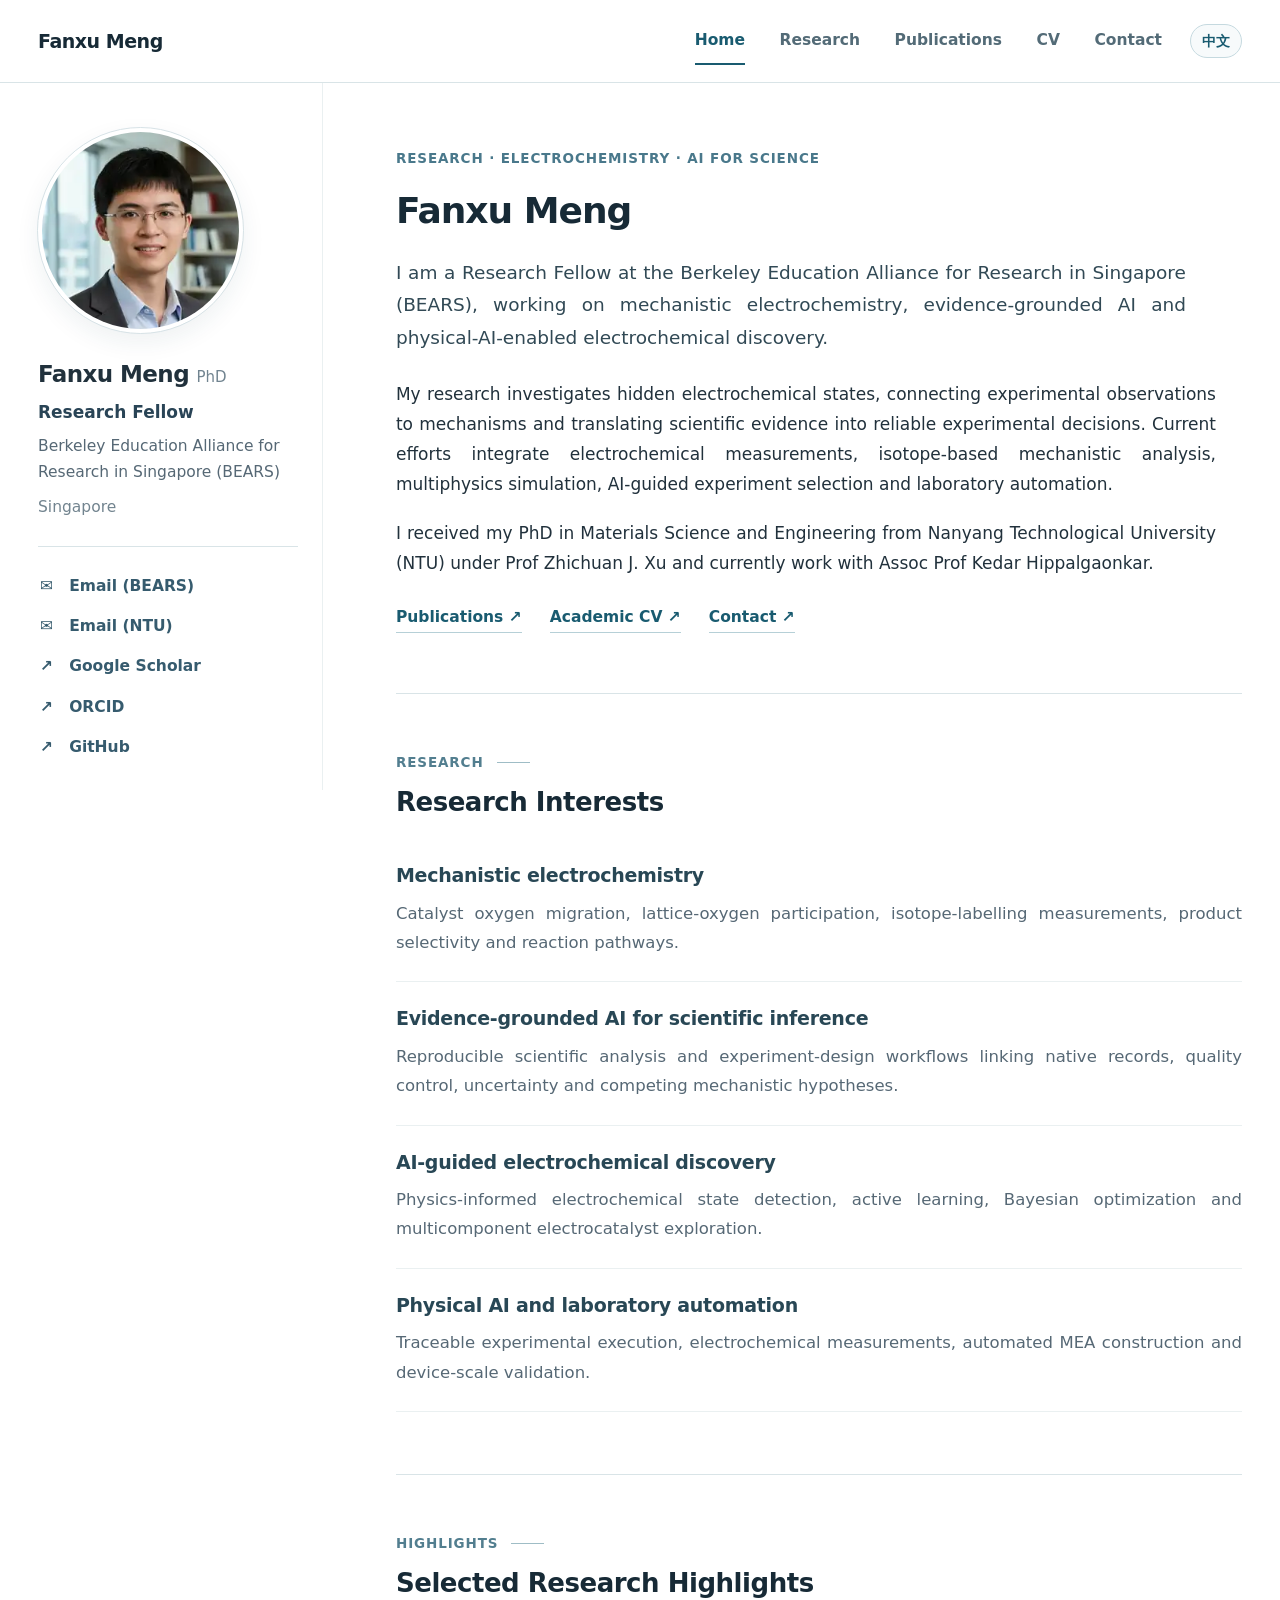
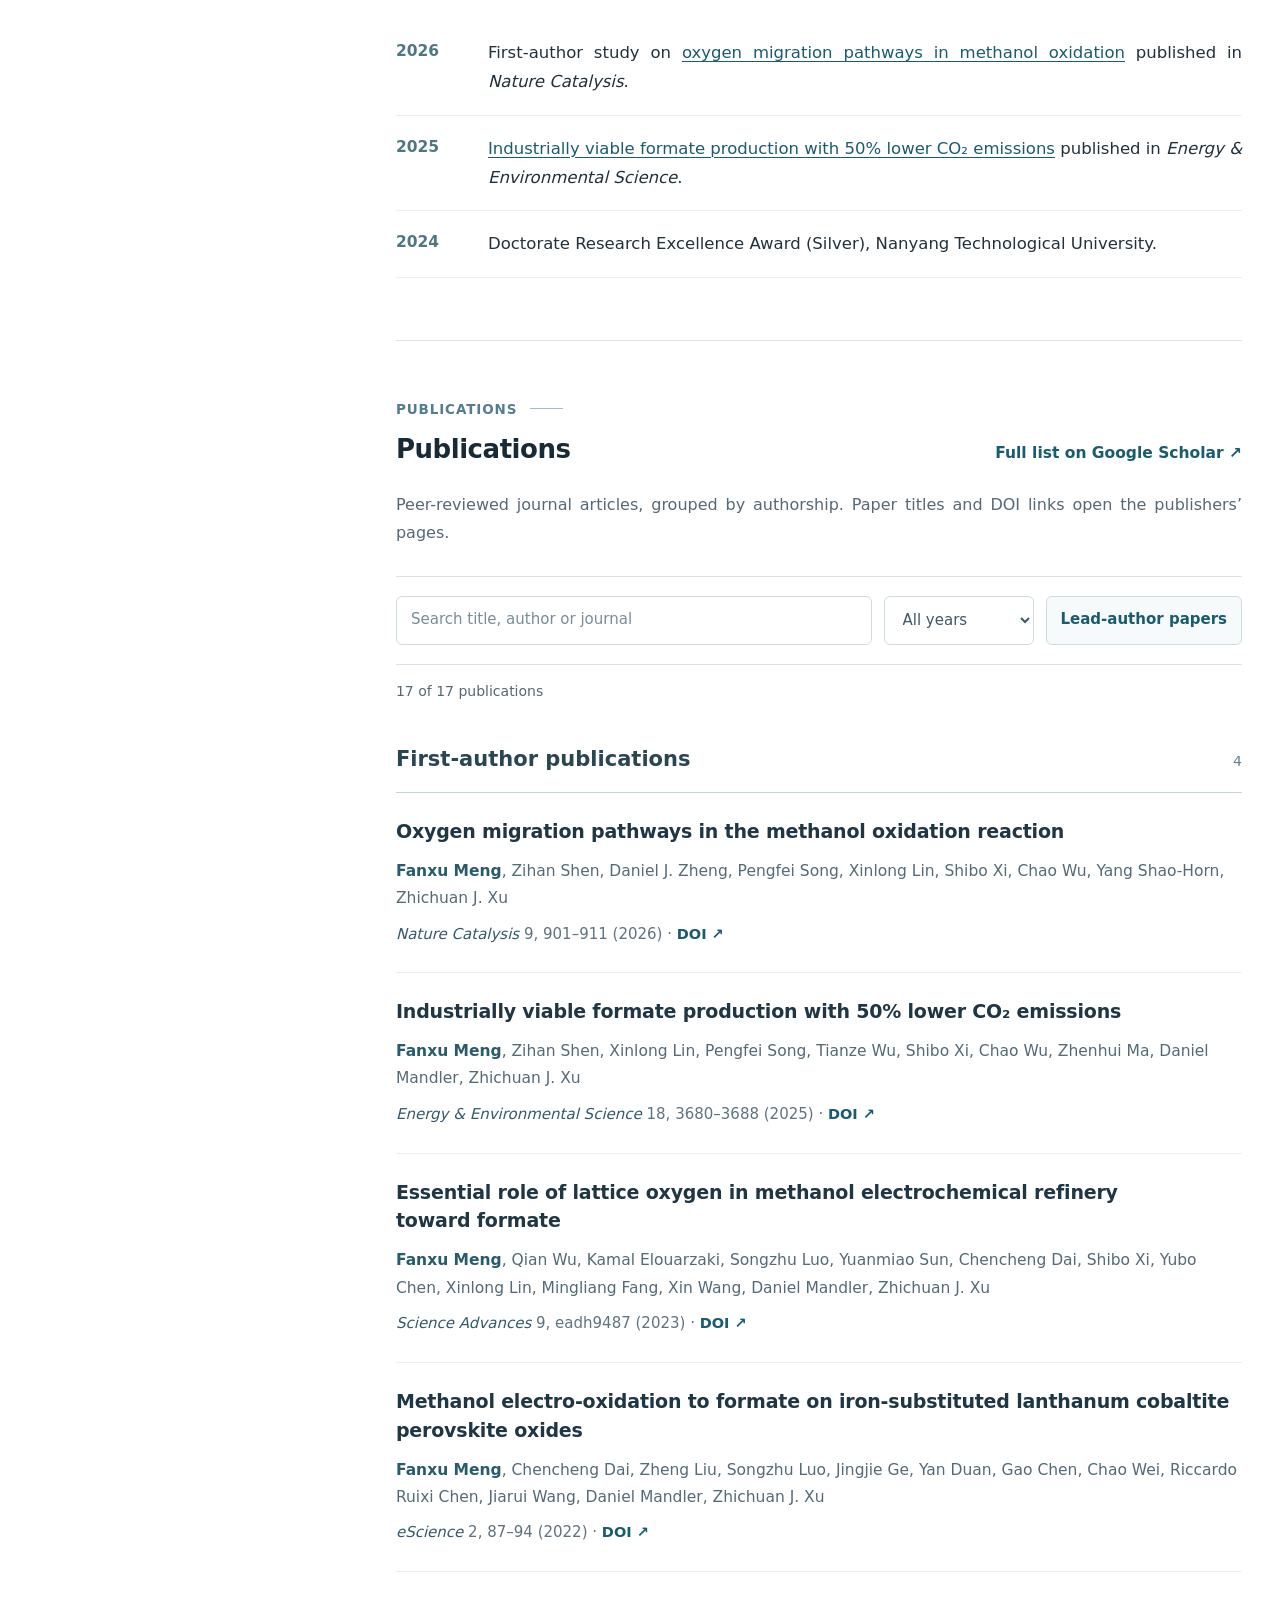
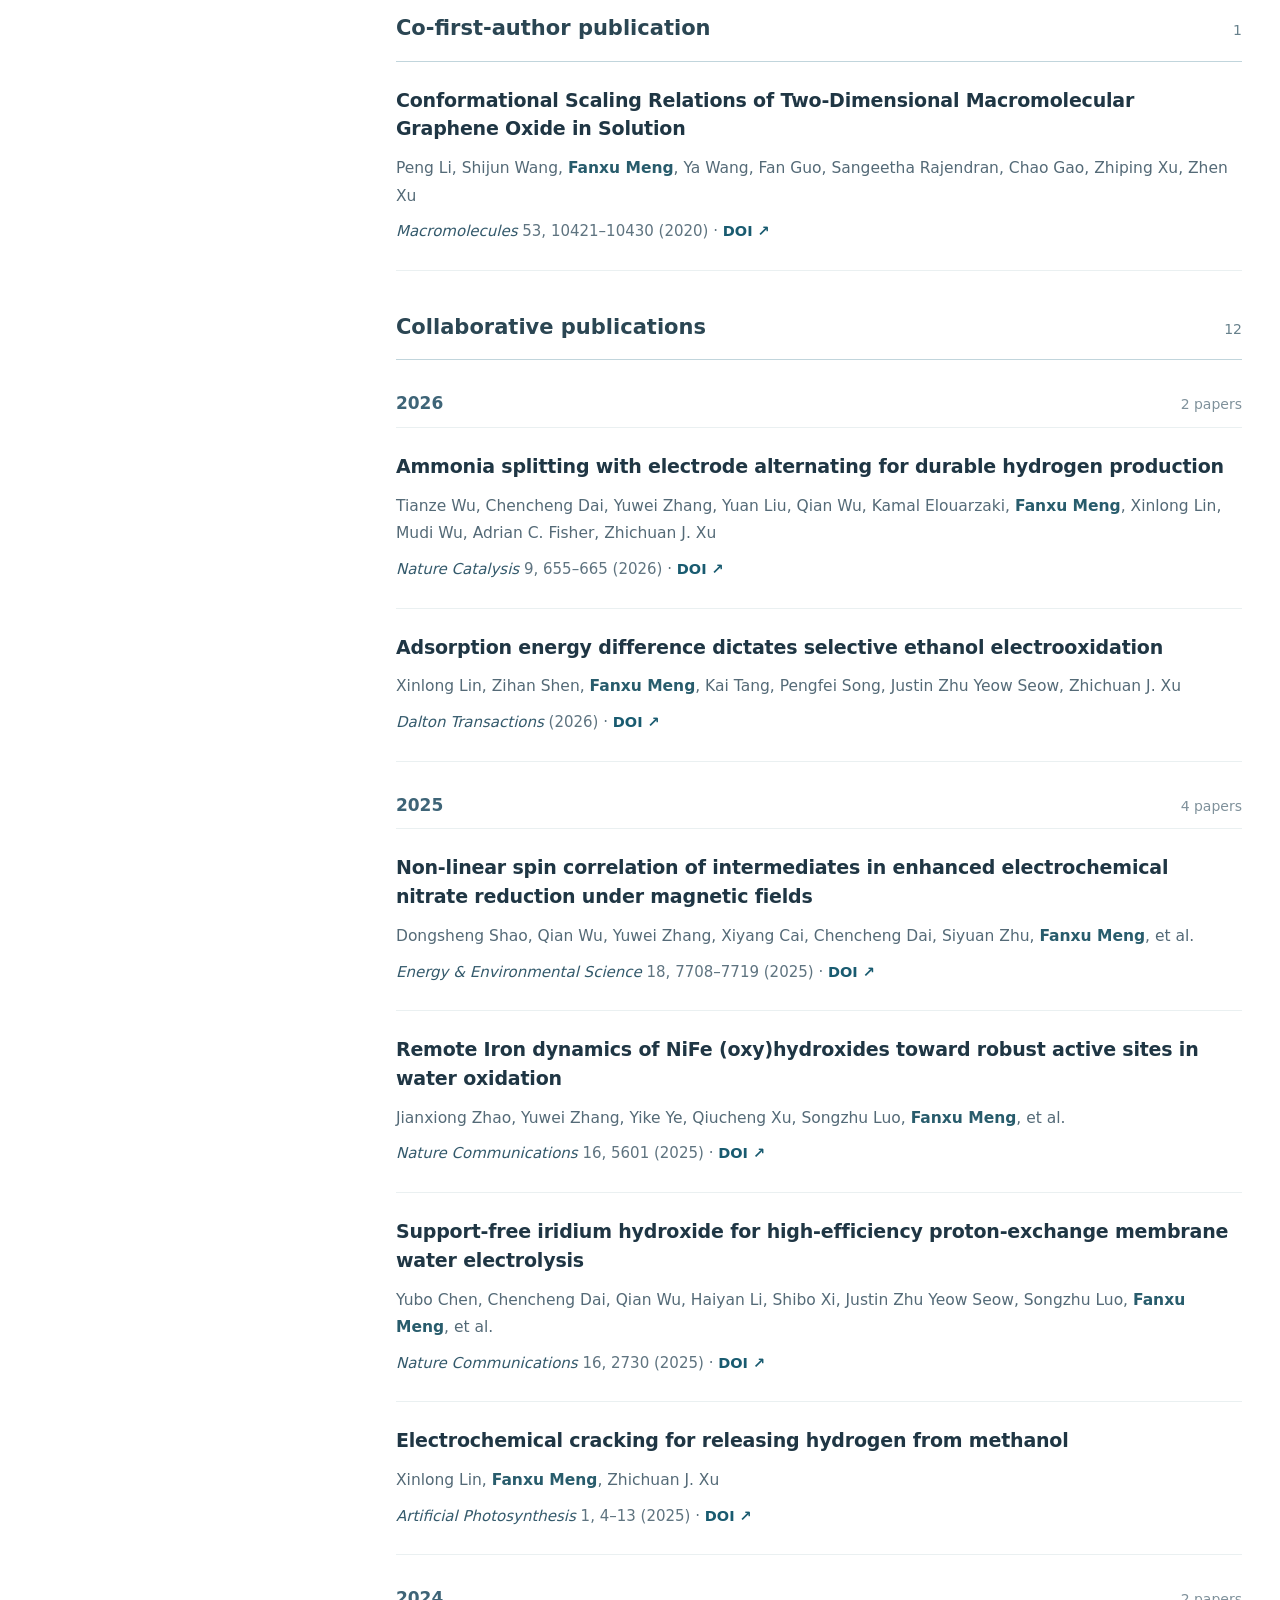
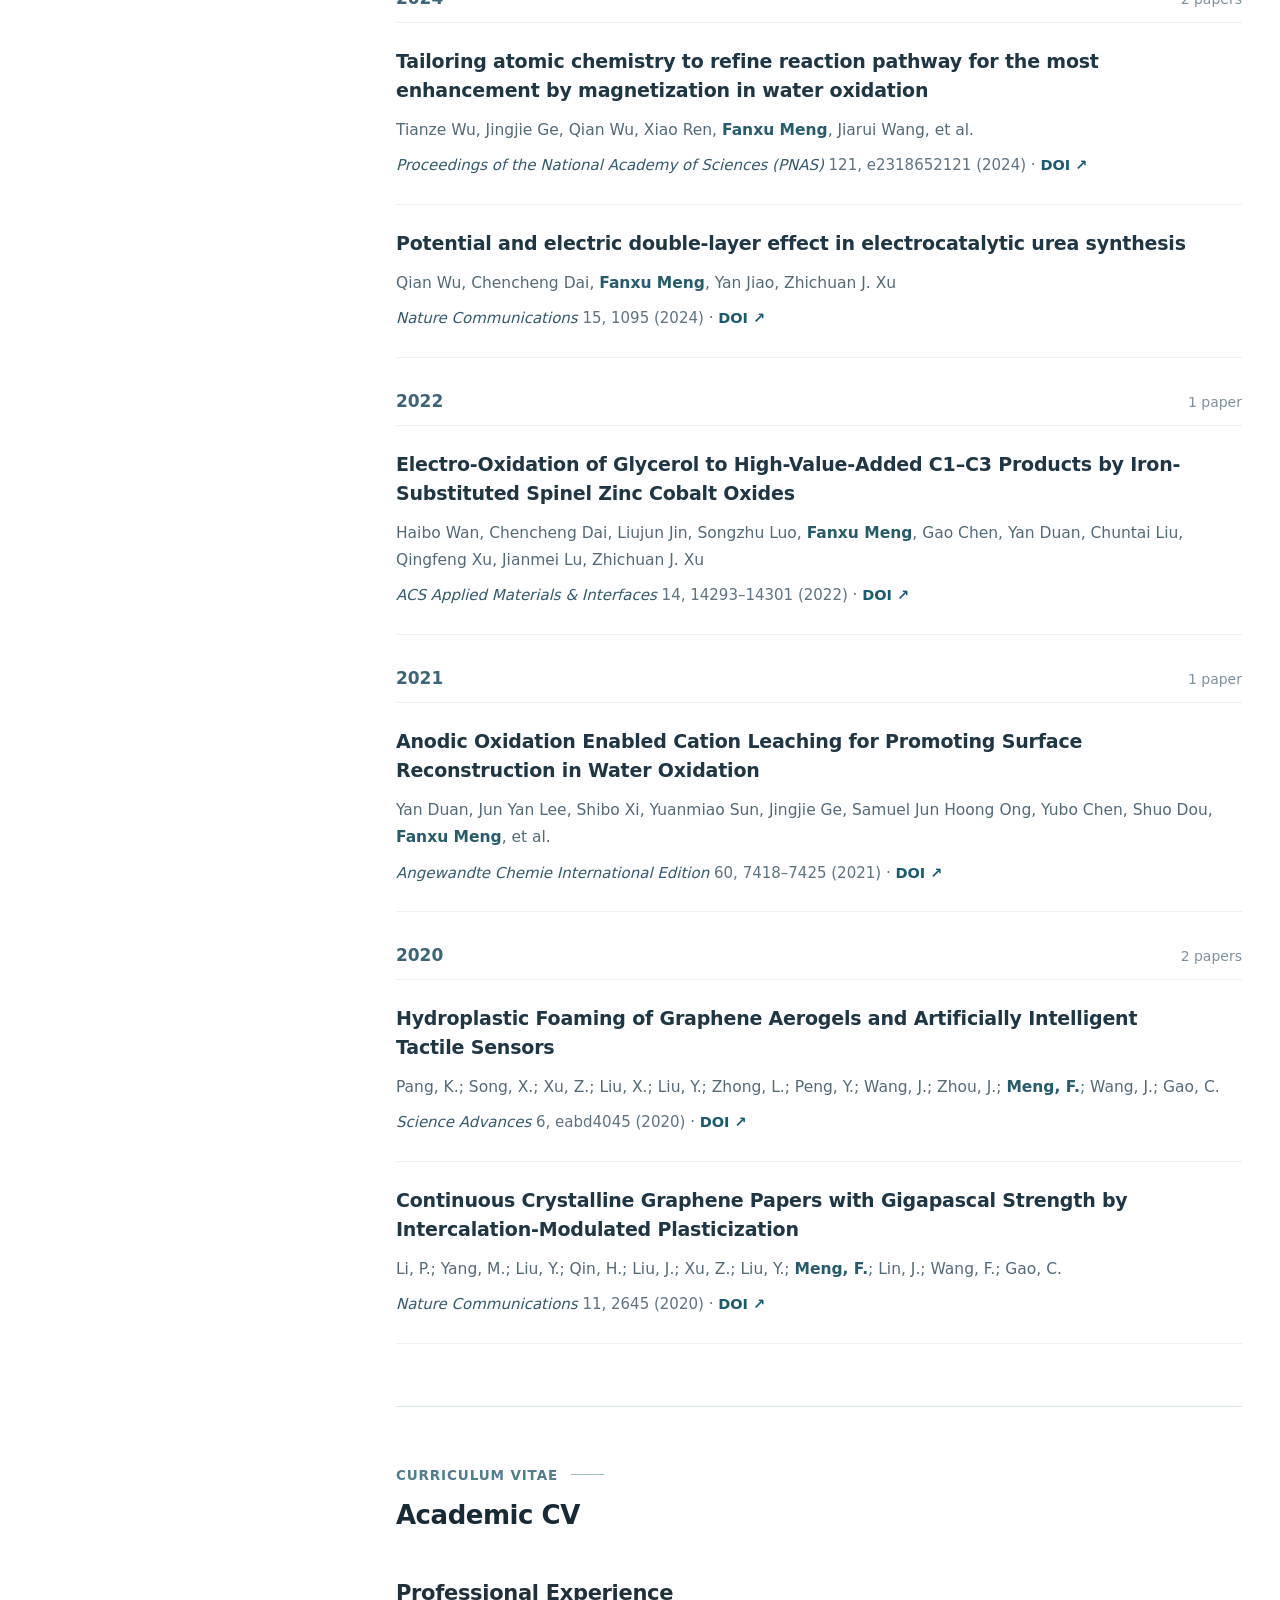
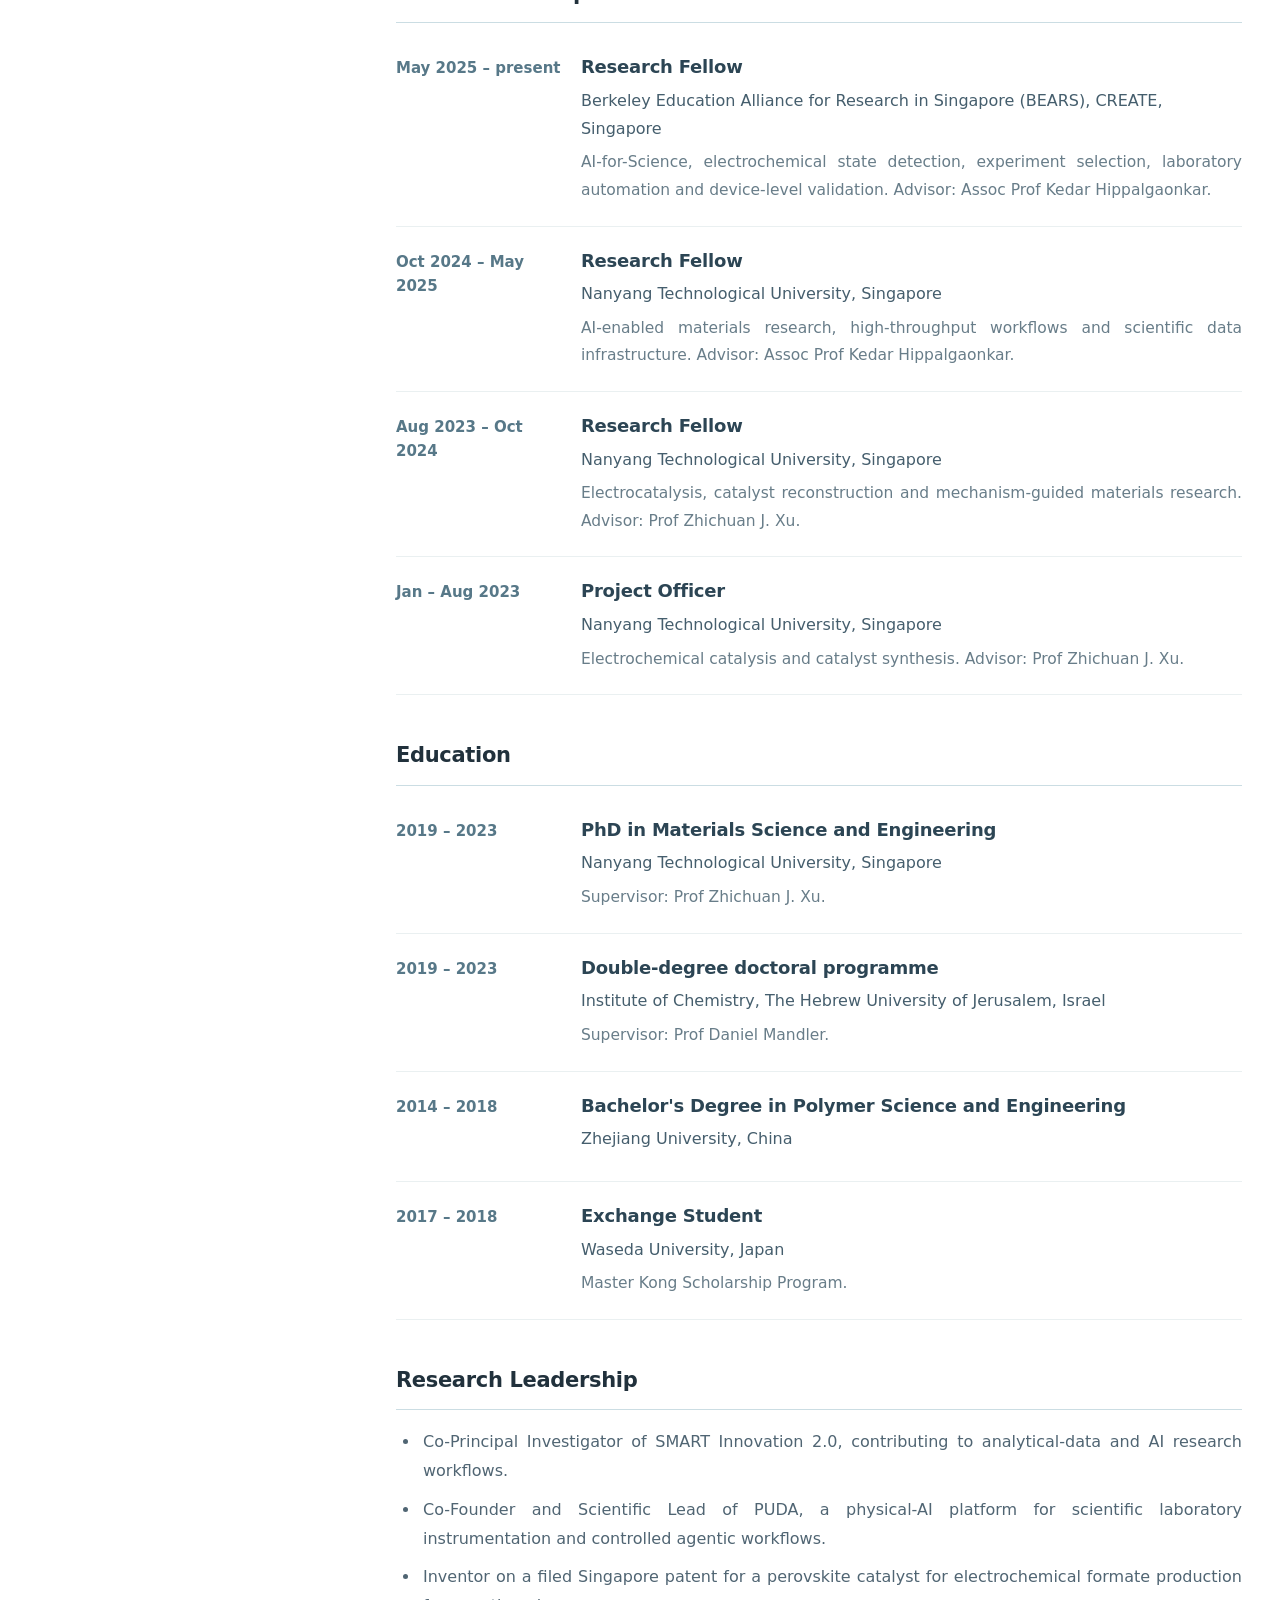
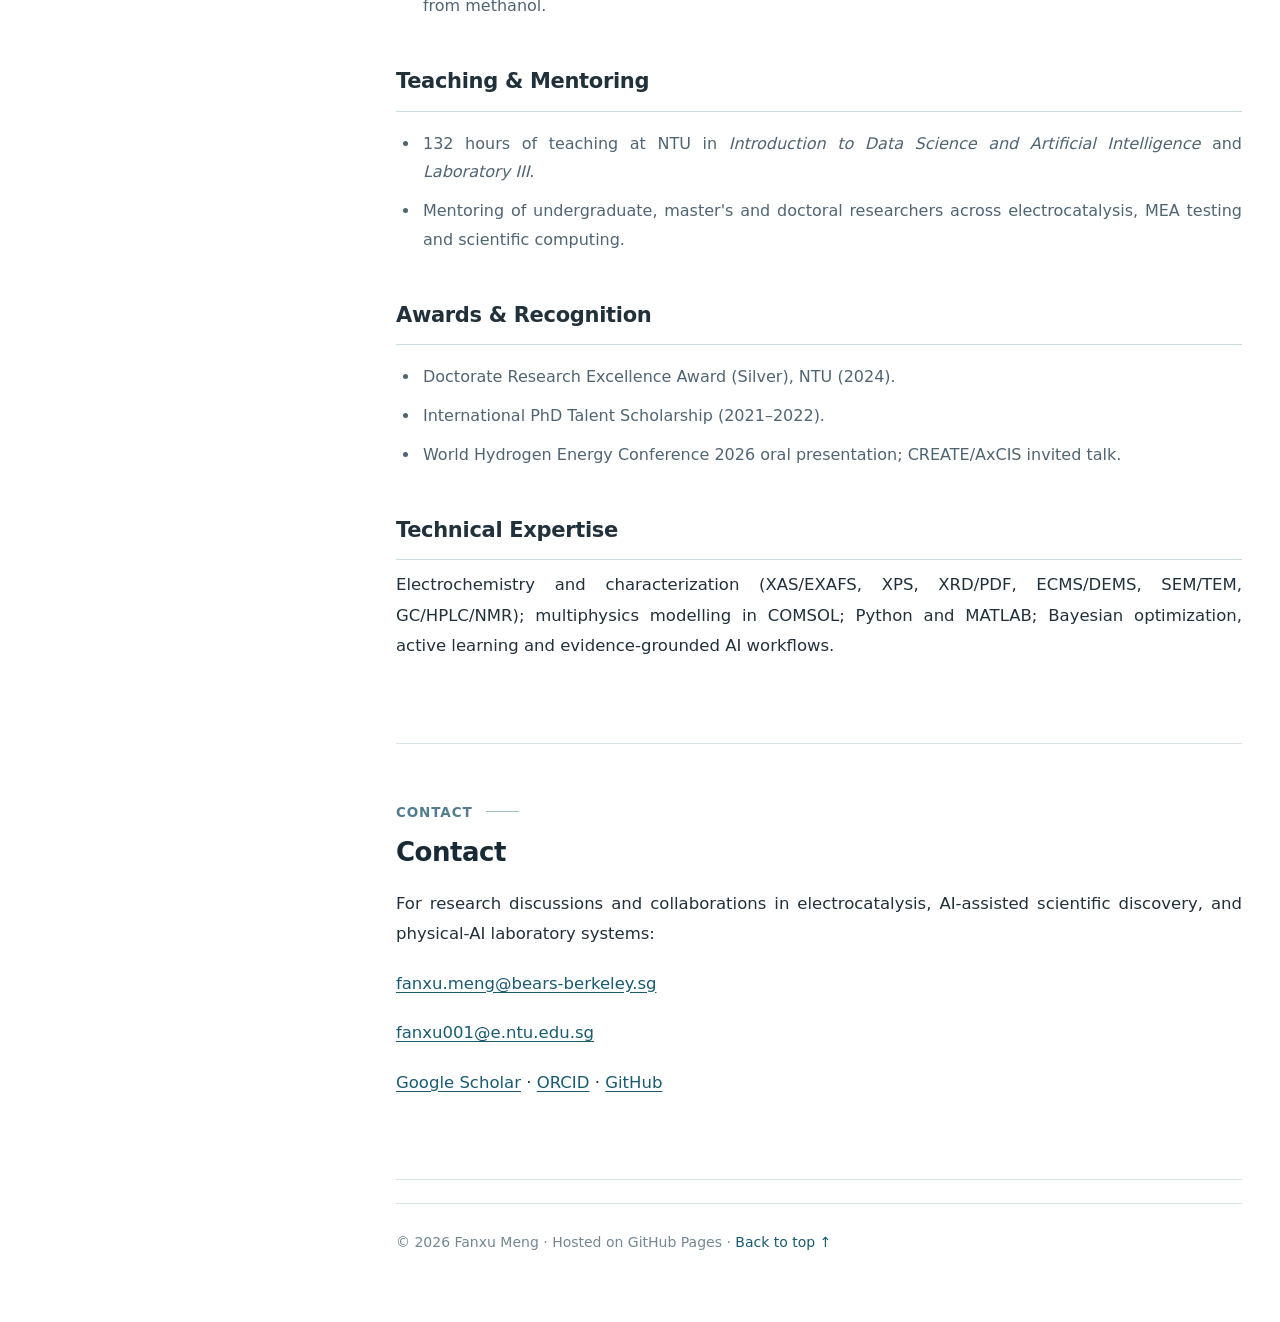
<file: index.html>
<!doctype html>
<html lang="en"><head><meta charset="utf-8"><meta name="viewport" content="width=device-width,initial-scale=1"><meta name="theme-color" content="#ffffff">
<meta name="description" content="Fanxu Meng, PhD — Research Fellow at BEARS. Mechanistic electrochemistry, evidence-grounded AI and autonomous electrochemical discovery.">
<link rel="canonical" href="https://fan-xu-meng.github.io/"><meta property="og:title" content="Fanxu Meng | Academic Homepage">
<meta property="og:description" content="Research, publications, professional experience and education."><meta property="og:image" content="https://fan-xu-meng.github.io/assets/portrait.webp">
<title>Fanxu Meng, PhD | Academic Homepage</title><link rel="stylesheet" href="/assets/site.css?v=20261027-bilingual"><script src="/assets/site.js?v=20261027-in-place-language" defer></script><meta name="robots" content="index,follow">
<script type="application/ld+json">
{
  "@context": "https://schema.org",
  "@type": "ProfilePage",
  "url": "https://fan-xu-meng.github.io/",
  "mainEntity": {
    "@type": "Person",
    "@id": "https://fan-xu-meng.github.io/#person",
    "name": "Fanxu Meng",
    "honorificSuffix": "PhD",
    "url": "https://fan-xu-meng.github.io/",
    "image": "https://fan-xu-meng.github.io/assets/portrait.webp",
    "jobTitle": "Research Fellow",
    "worksFor": {
      "@type": "Organization",
      "name": "Berkeley Education Alliance for Research in Singapore (BEARS)"
    },
    "sameAs": [
      "https://scholar.google.com/citations?user=YPi3fxkAAAAJ",
      "https://orcid.org/0000-0002-8201-0610",
      "https://github.com/fan-xu-meng"
    ]
  }
}
</script>
</head>
<body><a class="skip-link" href="#main">Skip to main content</a>
<header class="top"><div class="top-inner"><a href="#home" class="site-name">Fanxu Meng</a><nav aria-label="Main navigation"><a href="#home">Home</a><a href="#research">Research</a><a href="#publications">Publications</a><a href="#cv">CV</a><a href="#contact">Contact</a></nav><button class="lang-switch" id="language-toggle" type="button" aria-label="切换为中文" aria-pressed="false">中文</button></div></header>
<div class="page-shell" id="home">
<aside class="profile"><div class="sticky-profile">
<img class="portrait" src="/assets/portrait.webp" width="250" height="250" alt="Portrait of Fanxu Meng" fetchpriority="high">
<h2>Fanxu Meng <span>PhD</span></h2><p class="role">Research Fellow</p>
<p class="affiliation">Berkeley Education Alliance for Research in Singapore (BEARS)</p><p class="location">Singapore</p>
<ul class="profile-links"><li><a href="mailto:fanxu.meng@bears-berkeley.sg">✉ &nbsp; Email (BEARS)</a></li><li><a href="mailto:fanxu001@e.ntu.edu.sg">✉ &nbsp; Email (NTU)</a></li><li><a href="https://scholar.google.com/citations?user=YPi3fxkAAAAJ&amp;hl=en" target="_blank" rel="noopener noreferrer">↗ &nbsp; Google Scholar</a></li><li><a href="https://orcid.org/0000-0002-8201-0610" target="_blank" rel="noopener noreferrer">↗ &nbsp; ORCID</a></li><li><a href="https://github.com/fan-xu-meng" target="_blank" rel="noopener noreferrer">↗ &nbsp; GitHub</a></li></ul>
</div></aside><main class="main-content" id="main"><section class="content-section intro" id="about">
<p class="micro-label">RESEARCH · ELECTROCHEMISTRY · AI FOR SCIENCE</p><h1>Fanxu Meng</h1>
<p class="intro-lead">I am a Research Fellow at the Berkeley Education Alliance for Research in Singapore (BEARS), working on mechanistic electrochemistry, evidence-grounded AI and physical-AI-enabled electrochemical discovery.</p>
<p>My research investigates hidden electrochemical states, connecting experimental observations to mechanisms and translating scientific evidence into reliable experimental decisions. Current efforts integrate electrochemical measurements, isotope-based mechanistic analysis, multiphysics simulation, AI-guided experiment selection and laboratory automation.</p>
<p>I received my PhD in Materials Science and Engineering from Nanyang Technological University (NTU) under Prof Zhichuan J. Xu and currently work with Assoc Prof Kedar Hippalgaonkar.</p>
<div class="intro-actions"><a href="#publications">Publications ↗</a><a href="#cv">Academic CV ↗</a><a href="mailto:fanxu.meng@bears-berkeley.sg">Contact ↗</a></div></section>
<section class="content-section" id="research"><div class="section-eyebrow">Research</div><h2>Research Interests</h2>
<div class="interest-item"><h3>Mechanistic electrochemistry</h3><p>Catalyst oxygen migration, lattice-oxygen participation, isotope-labelling measurements, product selectivity and reaction pathways.</p></div>
<div class="interest-item"><h3>Evidence-grounded AI for scientific inference</h3><p>Reproducible scientific analysis and experiment-design workflows linking native records, quality control, uncertainty and competing mechanistic hypotheses.</p></div>
<div class="interest-item"><h3>AI-guided electrochemical discovery</h3><p>Physics-informed electrochemical state detection, active learning, Bayesian optimization and multicomponent electrocatalyst exploration.</p></div>
<div class="interest-item"><h3>Physical AI and laboratory automation</h3><p>Traceable experimental execution, electrochemical measurements, automated MEA construction and device-scale validation.</p></div>
</section>
<section class="content-section" id="highlights"><div class="section-eyebrow">Highlights</div><h2>Selected Research Highlights</h2>
<ul class="highlight-list"><li><span>2026</span><div>First-author study on <a href="https://doi.org/10.1038/s41929-026-01595-8">oxygen migration pathways in methanol oxidation</a> published in <em>Nature Catalysis</em>.</div></li>
<li><span>2025</span><div><a href="https://doi.org/10.1039/D5EE00452G">Industrially viable formate production with 50% lower CO₂ emissions</a> published in <em>Energy &amp; Environmental Science</em>.</div></li>
<li><span>2024</span><div>Doctorate Research Excellence Award (Silver), Nanyang Technological University.</div></li></ul></section>
<section id="publications" class="content-section">
<div class="section-eyebrow">Publications</div>
<div class="section-titlebar"><h2>Publications</h2><a href="https://scholar.google.com/citations?user=YPi3fxkAAAAJ&amp;hl=en" target="_blank" rel="noopener noreferrer" class="inline-link">Full list on Google Scholar ↗</a></div>
<p class="section-intro">Peer-reviewed journal articles, grouped by authorship. Paper titles and DOI links open the publishers’ pages.</p>
<div class="pub-filters"><label for="pub-search" class="sr-only">Search publications</label><input type="search" id="pub-search" placeholder="Search title, author or journal"><label for="year-filter" class="sr-only">Publication year</label><select id="year-filter"><option value="all">All years</option><option value="2026">2026</option><option value="2025">2025</option><option value="2024">2024</option><option value="2023">2023</option><option value="2022">2022</option><option value="2021">2021</option><option value="2020">2020</option></select><button type="button" id="lead-filter" aria-pressed="false">Lead-author papers</button></div>
<p id="pub-counter" class="pub-counter" role="status" aria-live="polite">17 publications</p>
<div class="pub-group"><h3 class="pub-group-title">First-author publications <span>4</span></h3><article class="publication" data-year="2026" data-group="first" data-search="oxygen migration pathways in the methanol oxidation reaction  fanxu meng , zihan shen, daniel j. zheng, pengfei song, xinlong lin, shibo xi, chao wu, yang shao-horn, zhichuan j. xu  nature catalysis  9, 901–911 (2026) 10.1038/s41929-026-01595-8 2026"><h4><a href="https://doi.org/10.1038/s41929-026-01595-8" target="_blank" rel="noopener noreferrer">Oxygen migration pathways in the methanol oxidation reaction</a></h4><p class="paper-authors"><strong class="me">Fanxu Meng</strong>, Zihan Shen, Daniel J. Zheng, Pengfei Song, Xinlong Lin, Shibo Xi, Chao Wu, Yang Shao-Horn, Zhichuan J. Xu</p><p class="paper-venue"><em>Nature Catalysis</em> 9, 901–911 (2026) <span aria-hidden="true">·</span> <a href="https://doi.org/10.1038/s41929-026-01595-8" target="_blank" rel="noopener noreferrer">DOI ↗</a></p></article>
<article class="publication" data-year="2025" data-group="first" data-search="industrially viable formate production with 50% lower co₂ emissions  fanxu meng , zihan shen, xinlong lin, pengfei song, tianze wu, shibo xi, chao wu, zhenhui ma, daniel mandler, zhichuan j. xu  energy &amp;amp; environmental science  18, 3680–3688 (2025) 10.1039/d5ee00452g 2025"><h4><a href="https://doi.org/10.1039/D5EE00452G" target="_blank" rel="noopener noreferrer">Industrially viable formate production with 50% lower CO₂ emissions</a></h4><p class="paper-authors"><strong class="me">Fanxu Meng</strong>, Zihan Shen, Xinlong Lin, Pengfei Song, Tianze Wu, Shibo Xi, Chao Wu, Zhenhui Ma, Daniel Mandler, Zhichuan J. Xu</p><p class="paper-venue"><em>Energy &amp; Environmental Science</em> 18, 3680–3688 (2025) <span aria-hidden="true">·</span> <a href="https://doi.org/10.1039/D5EE00452G" target="_blank" rel="noopener noreferrer">DOI ↗</a></p></article>
<article class="publication" data-year="2023" data-group="first" data-search="essential role of lattice oxygen in methanol electrochemical refinery toward formate  fanxu meng , qian wu, kamal elouarzaki, songzhu luo, yuanmiao sun, chencheng dai, shibo xi, yubo chen, xinlong lin, mingliang fang, xin wang, daniel mandler, zhichuan j. xu  science advances  9, eadh9487 (2023) 10.1126/sciadv.adh9487 2023"><h4><a href="https://doi.org/10.1126/sciadv.adh9487" target="_blank" rel="noopener noreferrer">Essential role of lattice oxygen in methanol electrochemical refinery toward formate</a></h4><p class="paper-authors"><strong class="me">Fanxu Meng</strong>, Qian Wu, Kamal Elouarzaki, Songzhu Luo, Yuanmiao Sun, Chencheng Dai, Shibo Xi, Yubo Chen, Xinlong Lin, Mingliang Fang, Xin Wang, Daniel Mandler, Zhichuan J. Xu</p><p class="paper-venue"><em>Science Advances</em> 9, eadh9487 (2023) <span aria-hidden="true">·</span> <a href="https://doi.org/10.1126/sciadv.adh9487" target="_blank" rel="noopener noreferrer">DOI ↗</a></p></article>
<article class="publication" data-year="2022" data-group="first" data-search="methanol electro-oxidation to formate on iron-substituted lanthanum cobaltite perovskite oxides  fanxu meng , chencheng dai, zheng liu, songzhu luo, jingjie ge, yan duan, gao chen, chao wei, riccardo ruixi chen, jiarui wang, daniel mandler, zhichuan j. xu  escience  2, 87–94 (2022) 10.1016/j.esci.2022.02.001 2022"><h4><a href="https://doi.org/10.1016/j.esci.2022.02.001" target="_blank" rel="noopener noreferrer">Methanol electro-oxidation to formate on iron-substituted lanthanum cobaltite perovskite oxides</a></h4><p class="paper-authors"><strong class="me">Fanxu Meng</strong>, Chencheng Dai, Zheng Liu, Songzhu Luo, Jingjie Ge, Yan Duan, Gao Chen, Chao Wei, Riccardo Ruixi Chen, Jiarui Wang, Daniel Mandler, Zhichuan J. Xu</p><p class="paper-venue"><em>eScience</em> 2, 87–94 (2022) <span aria-hidden="true">·</span> <a href="https://doi.org/10.1016/j.esci.2022.02.001" target="_blank" rel="noopener noreferrer">DOI ↗</a></p></article></div>
<div class="pub-group"><h3 class="pub-group-title">Co-first-author publication <span>1</span></h3><article class="publication" data-year="2020" data-group="cofirst" data-search="conformational scaling relations of two-dimensional macromolecular graphene oxide in solution peng li, shijun wang,  fanxu meng , ya wang, fan guo, sangeetha rajendran, chao gao, zhiping xu, zhen xu  macromolecules  53, 10421–10430 (2020) 10.1021/acs.macromol.0c01425 2020"><h4><a href="https://doi.org/10.1021/acs.macromol.0c01425" target="_blank" rel="noopener noreferrer">Conformational Scaling Relations of Two-Dimensional Macromolecular Graphene Oxide in Solution</a></h4><p class="paper-authors">Peng Li, Shijun Wang, <strong class="me">Fanxu Meng</strong>, Ya Wang, Fan Guo, Sangeetha Rajendran, Chao Gao, Zhiping Xu, Zhen Xu</p><p class="paper-venue"><em>Macromolecules</em> 53, 10421–10430 (2020) <span aria-hidden="true">·</span> <a href="https://doi.org/10.1021/acs.macromol.0c01425" target="_blank" rel="noopener noreferrer">DOI ↗</a></p></article></div>
<div class="pub-group"><h3 class="pub-group-title">Collaborative publications <span>12</span></h3><div class="publication-year"><h4 class="pub-year">2026<span>2 papers</span></h4><article class="publication" data-year="2026" data-group="collab" data-search="ammonia splitting with electrode alternating for durable hydrogen production tianze wu, chencheng dai, yuwei zhang, yuan liu, qian wu, kamal elouarzaki,  fanxu meng , xinlong lin, mudi wu, adrian c. fisher, zhichuan j. xu  nature catalysis  9, 655–665 (2026) 10.1038/s41929-026-01554-3 2026"><h4><a href="https://doi.org/10.1038/s41929-026-01554-3" target="_blank" rel="noopener noreferrer">Ammonia splitting with electrode alternating for durable hydrogen production</a></h4><p class="paper-authors">Tianze Wu, Chencheng Dai, Yuwei Zhang, Yuan Liu, Qian Wu, Kamal Elouarzaki, <strong class="me">Fanxu Meng</strong>, Xinlong Lin, Mudi Wu, Adrian C. Fisher, Zhichuan J. Xu</p><p class="paper-venue"><em>Nature Catalysis</em> 9, 655–665 (2026) <span aria-hidden="true">·</span> <a href="https://doi.org/10.1038/s41929-026-01554-3" target="_blank" rel="noopener noreferrer">DOI ↗</a></p></article>
<article class="publication" data-year="2026" data-group="collab" data-search="adsorption energy difference dictates selective ethanol electrooxidation xinlong lin, zihan shen,  fanxu meng , kai tang, pengfei song, justin zhu yeow seow, zhichuan j. xu  dalton transactions  55, 12890–12897 (2026) 10.1039/d6dt01703g 2026"><h4><a href="https://doi.org/10.1039/d6dt01703g" target="_blank" rel="noopener noreferrer">Adsorption energy difference dictates selective ethanol electrooxidation</a></h4><p class="paper-authors">Xinlong Lin, Zihan Shen, <strong class="me">Fanxu Meng</strong>, Kai Tang, Pengfei Song, Justin Zhu Yeow Seow, Zhichuan J. Xu</p><p class="paper-venue"><em>Dalton Transactions</em> (2026) <span aria-hidden="true">·</span> <a href="https://doi.org/10.1039/d6dt01703g" target="_blank" rel="noopener noreferrer">DOI ↗</a></p></article></div>
<div class="publication-year"><h4 class="pub-year">2025<span>4 papers</span></h4><article class="publication" data-year="2025" data-group="collab" data-search="non-linear spin correlation of intermediates in enhanced electrochemical nitrate reduction under magnetic fields dongsheng shao, qian wu, yuwei zhang, xiyang cai, chencheng dai, siyuan zhu,  fanxu meng , et al.  energy &amp;amp; environmental science  18, 7708–7719 (2025) 10.1039/d5ee02132d 2025"><h4><a href="https://doi.org/10.1039/D5EE02132D" target="_blank" rel="noopener noreferrer">Non-linear spin correlation of intermediates in enhanced electrochemical nitrate reduction under magnetic fields</a></h4><p class="paper-authors">Dongsheng Shao, Qian Wu, Yuwei Zhang, Xiyang Cai, Chencheng Dai, Siyuan Zhu, <strong class="me">Fanxu Meng</strong>, et al.</p><p class="paper-venue"><em>Energy &amp; Environmental Science</em> 18, 7708–7719 (2025) <span aria-hidden="true">·</span> <a href="https://doi.org/10.1039/D5EE02132D" target="_blank" rel="noopener noreferrer">DOI ↗</a></p></article>
<article class="publication" data-year="2025" data-group="collab" data-search="remote iron dynamics of nife (oxy)hydroxides toward robust active sites in water oxidation jianxiong zhao, yuwei zhang, yike ye, qiucheng xu, songzhu luo,  fanxu meng , et al.  nature communications  16, 5601 (2025) 10.1038/s41467-025-60728-y 2025"><h4><a href="https://doi.org/10.1038/s41467-025-60728-y" target="_blank" rel="noopener noreferrer">Remote Iron dynamics of NiFe (oxy)hydroxides toward robust active sites in water oxidation</a></h4><p class="paper-authors">Jianxiong Zhao, Yuwei Zhang, Yike Ye, Qiucheng Xu, Songzhu Luo, <strong class="me">Fanxu Meng</strong>, et al.</p><p class="paper-venue"><em>Nature Communications</em> 16, 5601 (2025) <span aria-hidden="true">·</span> <a href="https://doi.org/10.1038/s41467-025-60728-y" target="_blank" rel="noopener noreferrer">DOI ↗</a></p></article>
<article class="publication" data-year="2025" data-group="collab" data-search="support-free iridium hydroxide for high-efficiency proton-exchange membrane water electrolysis yubo chen, chencheng dai, qian wu, haiyan li, shibo xi, justin zhu yeow seow, songzhu luo,  fanxu meng , et al.  nature communications  16, 2730 (2025) 10.1038/s41467-025-58019-7 2025"><h4><a href="https://doi.org/10.1038/s41467-025-58019-7" target="_blank" rel="noopener noreferrer">Support-free iridium hydroxide for high-efficiency proton-exchange membrane water electrolysis</a></h4><p class="paper-authors">Yubo Chen, Chencheng Dai, Qian Wu, Haiyan Li, Shibo Xi, Justin Zhu Yeow Seow, Songzhu Luo, <strong class="me">Fanxu Meng</strong>, et al.</p><p class="paper-venue"><em>Nature Communications</em> 16, 2730 (2025) <span aria-hidden="true">·</span> <a href="https://doi.org/10.1038/s41467-025-58019-7" target="_blank" rel="noopener noreferrer">DOI ↗</a></p></article>
<article class="publication" data-year="2025" data-group="collab" data-search="electrochemical cracking for releasing hydrogen from methanol xinlong lin,  fanxu meng , zhichuan j. xu  artificial photosynthesis  1, 4–13 (2025) 10.1021/aps.4c00019 2025"><h4><a href="https://doi.org/10.1021/aps.4c00019" target="_blank" rel="noopener noreferrer">Electrochemical cracking for releasing hydrogen from methanol</a></h4><p class="paper-authors">Xinlong Lin, <strong class="me">Fanxu Meng</strong>, Zhichuan J. Xu</p><p class="paper-venue"><em>Artificial Photosynthesis</em> 1, 4–13 (2025) <span aria-hidden="true">·</span> <a href="https://doi.org/10.1021/aps.4c00019" target="_blank" rel="noopener noreferrer">DOI ↗</a></p></article></div>
<div class="publication-year"><h4 class="pub-year">2024<span>2 papers</span></h4><article class="publication" data-year="2024" data-group="collab" data-search="tailoring atomic chemistry to refine reaction pathway for the most enhancement by magnetization in water oxidation tianze wu, jingjie ge, qian wu, xiao ren,  fanxu meng , jiarui wang, et al.  proceedings of the national academy of sciences (pnas)  121, e2318652121 (2024) 10.1073/pnas.2318652121 2024"><h4><a href="https://doi.org/10.1073/pnas.2318652121" target="_blank" rel="noopener noreferrer">Tailoring atomic chemistry to refine reaction pathway for the most enhancement by magnetization in water oxidation</a></h4><p class="paper-authors">Tianze Wu, Jingjie Ge, Qian Wu, Xiao Ren, <strong class="me">Fanxu Meng</strong>, Jiarui Wang, et al.</p><p class="paper-venue"><em>Proceedings of the National Academy of Sciences (PNAS)</em> 121, e2318652121 (2024) <span aria-hidden="true">·</span> <a href="https://doi.org/10.1073/pnas.2318652121" target="_blank" rel="noopener noreferrer">DOI ↗</a></p></article>
<article class="publication" data-year="2024" data-group="collab" data-search="potential and electric double-layer effect in electrocatalytic urea synthesis qian wu, chencheng dai,  fanxu meng , yan jiao, zhichuan j. xu  nature communications  15, 1095 (2024) 10.1038/s41467-024-45522-6 2024"><h4><a href="https://doi.org/10.1038/s41467-024-45522-6" target="_blank" rel="noopener noreferrer">Potential and electric double-layer effect in electrocatalytic urea synthesis</a></h4><p class="paper-authors">Qian Wu, Chencheng Dai, <strong class="me">Fanxu Meng</strong>, Yan Jiao, Zhichuan J. Xu</p><p class="paper-venue"><em>Nature Communications</em> 15, 1095 (2024) <span aria-hidden="true">·</span> <a href="https://doi.org/10.1038/s41467-024-45522-6" target="_blank" rel="noopener noreferrer">DOI ↗</a></p></article></div>
<div class="publication-year"><h4 class="pub-year">2022<span>1 paper</span></h4><article class="publication" data-year="2022" data-group="collab" data-search="electro-oxidation of glycerol to high-value-added c1–c3 products by iron-substituted spinel zinc cobalt oxides haibo wan, chencheng dai, liujun jin, songzhu luo,  fanxu meng , gao chen, yan duan, chuntai liu, qingfeng xu, jianmei lu, zhichuan j. xu  acs applied materials &amp;amp; interfaces  14, 14293–14301 (2022) 10.1021/acsami.2c02215 2022"><h4><a href="https://doi.org/10.1021/acsami.2c02215" target="_blank" rel="noopener noreferrer">Electro-Oxidation of Glycerol to High-Value-Added C1–C3 Products by Iron-Substituted Spinel Zinc Cobalt Oxides</a></h4><p class="paper-authors">Haibo Wan, Chencheng Dai, Liujun Jin, Songzhu Luo, <strong class="me">Fanxu Meng</strong>, Gao Chen, Yan Duan, Chuntai Liu, Qingfeng Xu, Jianmei Lu, Zhichuan J. Xu</p><p class="paper-venue"><em>ACS Applied Materials &amp; Interfaces</em> 14, 14293–14301 (2022) <span aria-hidden="true">·</span> <a href="https://doi.org/10.1021/acsami.2c02215" target="_blank" rel="noopener noreferrer">DOI ↗</a></p></article></div>
<div class="publication-year"><h4 class="pub-year">2021<span>1 paper</span></h4><article class="publication" data-year="2021" data-group="collab" data-search="anodic oxidation enabled cation leaching for promoting surface reconstruction in water oxidation yan duan, jun yan lee, shibo xi, yuanmiao sun, jingjie ge, samuel jun hoong ong, yubo chen, shuo dou,  fanxu meng , et al.  angewandte chemie international edition  60, 7418–7425 (2021) 10.1002/anie.202015060 2021"><h4><a href="https://doi.org/10.1002/anie.202015060" target="_blank" rel="noopener noreferrer">Anodic Oxidation Enabled Cation Leaching for Promoting Surface Reconstruction in Water Oxidation</a></h4><p class="paper-authors">Yan Duan, Jun Yan Lee, Shibo Xi, Yuanmiao Sun, Jingjie Ge, Samuel Jun Hoong Ong, Yubo Chen, Shuo Dou, <strong class="me">Fanxu Meng</strong>, et al.</p><p class="paper-venue"><em>Angewandte Chemie International Edition</em> 60, 7418–7425 (2021) <span aria-hidden="true">·</span> <a href="https://doi.org/10.1002/anie.202015060" target="_blank" rel="noopener noreferrer">DOI ↗</a></p></article></div>
<div class="publication-year"><h4 class="pub-year">2020<span>2 papers</span></h4><article class="publication" data-year="2020" data-group="collab" data-search="hydroplastic foaming of graphene aerogels and artificially intelligent tactile sensors pang, k.; song, x.; xu, z.; liu, x.; liu, y.; zhong, l.; peng, y.; wang, j.; zhou, j.;  meng, f. ; wang, j.; gao, c.  science advances  6, eabd4045 (2020) 10.1126/sciadv.abd4045 2020"><h4><a href="https://doi.org/10.1126/sciadv.abd4045" target="_blank" rel="noopener noreferrer">Hydroplastic Foaming of Graphene Aerogels and Artificially Intelligent Tactile Sensors</a></h4><p class="paper-authors">Pang, K.; Song, X.; Xu, Z.; Liu, X.; Liu, Y.; Zhong, L.; Peng, Y.; Wang, J.; Zhou, J.; <strong class="me">Meng, F.</strong>; Wang, J.; Gao, C.</p><p class="paper-venue"><em>Science Advances</em> 6, eabd4045 (2020) <span aria-hidden="true">·</span> <a href="https://doi.org/10.1126/sciadv.abd4045" target="_blank" rel="noopener noreferrer">DOI ↗</a></p></article>
<article class="publication" data-year="2020" data-group="collab" data-search="continuous crystalline graphene papers with gigapascal strength by intercalation-modulated plasticization li, p.; yang, m.; liu, y.; qin, h.; liu, j.; xu, z.; liu, y.;  meng, f. ; lin, j.; wang, f.; gao, c.  nature communications  11, 2645 (2020) 10.1038/s41467-020-16494-0 2020"><h4><a href="https://doi.org/10.1038/s41467-020-16494-0" target="_blank" rel="noopener noreferrer">Continuous Crystalline Graphene Papers with Gigapascal Strength by Intercalation-Modulated Plasticization</a></h4><p class="paper-authors">Li, P.; Yang, M.; Liu, Y.; Qin, H.; Liu, J.; Xu, Z.; Liu, Y.; <strong class="me">Meng, F.</strong>; Lin, J.; Wang, F.; Gao, C.</p><p class="paper-venue"><em>Nature Communications</em> 11, 2645 (2020) <span aria-hidden="true">·</span> <a href="https://doi.org/10.1038/s41467-020-16494-0" target="_blank" rel="noopener noreferrer">DOI ↗</a></p></article></div></div>
<p class="pub-empty" id="pub-empty" hidden>No publications match the selected filters.</p>
</section>
<section class="content-section" id="cv"><div class="section-eyebrow">Curriculum Vitae</div><h2>Academic CV</h2>
<h3 class="cv-subtitle">Professional Experience</h3><div class="cv-timeline"><div class="cv-item"><div class="cv-date">May 2025 – present</div><div><h4>Research Fellow</h4><p>Berkeley Education Alliance for Research in Singapore (BEARS), CREATE, Singapore</p><p class="detail">AI-for-Science, electrochemical state detection, experiment selection, laboratory automation and device-level validation. Advisor: Assoc Prof Kedar Hippalgaonkar.</p></div></div>
<div class="cv-item"><div class="cv-date">Oct 2024 – May 2025</div><div><h4>Research Fellow</h4><p>Nanyang Technological University, Singapore</p><p class="detail">AI-enabled materials research, high-throughput workflows and scientific data infrastructure. Advisor: Assoc Prof Kedar Hippalgaonkar.</p></div></div>
<div class="cv-item"><div class="cv-date">Aug 2023 – Oct 2024</div><div><h4>Research Fellow</h4><p>Nanyang Technological University, Singapore</p><p class="detail">Electrocatalysis, catalyst reconstruction and mechanism-guided materials research. Advisor: Prof Zhichuan J. Xu.</p></div></div>
<div class="cv-item"><div class="cv-date">Jan – Aug 2023</div><div><h4>Project Officer</h4><p>Nanyang Technological University, Singapore</p><p class="detail">Electrochemical catalysis and catalyst synthesis. Advisor: Prof Zhichuan J. Xu.</p></div></div></div>
<h3 class="cv-subtitle">Education</h3><div class="cv-timeline"><div class="cv-item"><div class="cv-date">2019 – 2023</div><div><h4>PhD in Materials Science and Engineering</h4><p>Nanyang Technological University, Singapore</p><p class="detail">Supervisor: Prof Zhichuan J. Xu.</p></div></div>
<div class="cv-item"><div class="cv-date">2019 – 2023</div><div><h4>Double-degree doctoral programme</h4><p>Institute of Chemistry, The Hebrew University of Jerusalem, Israel</p><p class="detail">Supervisor: Prof Daniel Mandler.</p></div></div>
<div class="cv-item"><div class="cv-date">2014 – 2018</div><div><h4>Bachelor's Degree in Polymer Science and Engineering</h4><p>Zhejiang University, China</p></div></div>
<div class="cv-item"><div class="cv-date">2017 – 2018</div><div><h4>Exchange Student</h4><p>Waseda University, Japan</p><p class="detail">Master Kong Scholarship Program.</p></div></div></div>
<h3 class="cv-subtitle">Research Leadership</h3><ul class="cv-bullets"><li>Co-Principal Investigator of SMART Innovation 2.0, contributing to analytical-data and AI research workflows.</li><li>Co-Founder and Scientific Lead of PUDA, a physical-AI platform for scientific laboratory instrumentation and controlled agentic workflows.</li><li>Inventor on a filed Singapore patent for a perovskite catalyst for electrochemical formate production from methanol.</li></ul>
<h3 class="cv-subtitle">Teaching &amp; Mentoring</h3><ul class="cv-bullets"><li>132 hours of teaching at NTU in <em>Introduction to Data Science and Artificial Intelligence</em> and <em>Laboratory III</em>.</li><li>Mentoring of undergraduate, master's and doctoral researchers across electrocatalysis, MEA testing and scientific computing.</li></ul>
<h3 class="cv-subtitle">Awards &amp; Recognition</h3><ul class="cv-bullets"><li>Doctorate Research Excellence Award (Silver), NTU (2024).</li><li>International PhD Talent Scholarship (2021–2022).</li><li>World Hydrogen Energy Conference 2026 oral presentation; CREATE/AxCIS invited talk.</li></ul>
<h3 class="cv-subtitle">Technical Expertise</h3><p>Electrochemistry and characterization (XAS/EXAFS, XPS, XRD/PDF, ECMS/DEMS, SEM/TEM, GC/HPLC/NMR); multiphysics modelling in COMSOL; Python and MATLAB; Bayesian optimization, active learning and evidence-grounded AI workflows.</p>
</section>
<section class="content-section" id="contact"><div class="section-eyebrow">Contact</div><h2>Contact</h2><p>For research discussions and collaborations in electrocatalysis, AI-assisted scientific discovery, and physical-AI laboratory systems:</p><p><a href="mailto:fanxu.meng@bears-berkeley.sg">fanxu.meng@bears-berkeley.sg</a></p><p><a href="mailto:fanxu001@e.ntu.edu.sg">fanxu001@e.ntu.edu.sg</a></p><p><a href="https://scholar.google.com/citations?user=YPi3fxkAAAAJ&amp;hl=en" target="_blank" rel="noopener noreferrer">Google Scholar</a> · <a href="https://orcid.org/0000-0002-8201-0610" target="_blank" rel="noopener noreferrer">ORCID</a> · <a href="https://github.com/fan-xu-meng" target="_blank" rel="noopener noreferrer">GitHub</a></p></section>
<footer>© <span id="footer-year">2026</span> Fanxu Meng · Hosted on GitHub Pages · <a href="#home">Back to top ↑</a></footer></main></div>
<template id="zh-homepage-content">

<aside class="profile"><div class="sticky-profile">
<img class="portrait" src="/assets/portrait.webp" width="250" height="250" alt="Fanxu Meng 的肖像照片" fetchpriority="high">
<h2>Fanxu Meng <span>博士</span></h2><p class="role">研究员</p>
<p class="affiliation">伯克利新加坡研究院（BEARS）</p><p class="location">新加坡</p>
<ul class="profile-links"><li><a href="mailto:fanxu.meng@bears-berkeley.sg">✉ &nbsp; Email (BEARS)</a></li><li><a href="mailto:fanxu001@e.ntu.edu.sg">✉ &nbsp; Email (NTU)</a></li><li><a href="https://scholar.google.com/citations?user=YPi3fxkAAAAJ&amp;hl=en" target="_blank" rel="noopener noreferrer">↗ &nbsp; Google Scholar</a></li><li><a href="https://orcid.org/0000-0002-8201-0610" target="_blank" rel="noopener noreferrer">↗ &nbsp; ORCID</a></li><li><a href="https://github.com/fan-xu-meng" target="_blank" rel="noopener noreferrer">↗ &nbsp; GitHub</a></li></ul>
</div></aside><main class="main-content" id="main"><section class="content-section intro" id="about">
<p class="micro-label">科学研究 · 电化学 · AI FOR SCIENCE</p><h1>Fanxu Meng</h1>
<p class="intro-lead">我目前在伯克利新加坡研究院（BEARS）担任研究员，主要从事电化学反应机制、基于科学证据的人工智能，以及物理 AI 驱动的电化学研究与发现。</p>
<p>我的研究致力于揭示电化学体系中难以直接观测的状态，将实验现象与反应机制联系起来，并将科学证据转化为可靠的实验决策。目前的工作结合电化学测试、同位素标记机理分析、多物理场模拟、AI 引导的实验选择及实验室自动化。</p>
<p>我在新加坡南洋理工大学（NTU）获得材料科学与工程博士学位，博士导师为 Zhichuan J. Xu 教授，目前与 Kedar Hippalgaonkar 副教授合作开展研究。</p>
<div class="intro-actions"><a href="#publications">学术论文 ↗</a><a href="#cv">学术履历 ↗</a><a href="mailto:fanxu.meng@bears-berkeley.sg">联系我 ↗</a></div></section>
<section class="content-section" id="research"><div class="section-eyebrow">研究</div><h2>研究方向</h2>
<div class="interest-item"><h3>电化学反应机制</h3><p>催化剂中的氧迁移、晶格氧参与反应的机制、同位素标记实验、产物选择性及反应路径。</p></div>
<div class="interest-item"><h3>基于证据的 AI 科学推理</h3><p>建立可复现的科学分析与实验设计工作流，将原始实验记录、质量控制、不确定性评估和不同的机理假设联系起来。</p></div>
<div class="interest-item"><h3>AI 引导的电化学发现</h3><p>融合物理知识的电化学状态识别、主动学习、贝叶斯优化以及多组分电催化剂探索。</p></div>
<div class="interest-item"><h3>物理 AI 与实验室自动化</h3><p>可追溯的自动化实验执行、电化学测量、膜电极组件（MEA）自动化制备，以及器件尺度的性能验证。</p></div>
</section>
<section class="content-section" id="highlights"><div class="section-eyebrow">科研亮点</div><h2>代表性科研成果</h2>
<ul class="highlight-list"><li><span>2026</span><div>以第一作者身份在 <em>Nature Catalysis</em> 发表关于<a href="https://doi.org/10.1038/s41929-026-01595-8">甲醇氧化反应中氧迁移路径</a>的研究。</div></li>
<li><span>2025</span><div>在 <em>Energy &amp; Environmental Science</em> 发表<a href="https://doi.org/10.1039/D5EE00452G">碳排放降低 50% 的工业可行性甲酸盐制备研究</a>。</div></li>
<li><span>2024</span><div>获得南洋理工大学博士研究卓越奖（银奖）。</div></li></ul></section>
<section id="publications" class="content-section">
<div class="section-eyebrow">论文成果</div>
<div class="section-titlebar"><h2>学术论文</h2><a href="https://scholar.google.com/citations?user=YPi3fxkAAAAJ&amp;hl=en" target="_blank" rel="noopener noreferrer" class="inline-link">在 Google Scholar 查看完整列表 ↗</a></div>
<p class="section-intro">以下按作者贡献分类列出同行评审期刊论文。点击论文标题或 DOI 可访问出版社页面。</p>
<div class="pub-filters"><label for="pub-search" class="sr-only">搜索论文</label><input type="search" id="pub-search" placeholder="搜索论文标题、作者或期刊"><label for="year-filter" class="sr-only">发表年份</label><select id="year-filter"><option value="all">所有年份</option><option value="2026">2026</option><option value="2025">2025</option><option value="2024">2024</option><option value="2023">2023</option><option value="2022">2022</option><option value="2021">2021</option><option value="2020">2020</option></select><button type="button" id="lead-filter" aria-pressed="false">第一作者 / 共同第一作者</button></div>
<p id="pub-counter" class="pub-counter" role="status" aria-live="polite">共 17 篇论文</p>
<div class="pub-group"><h3 class="pub-group-title">第一作者论文 <span>4</span></h3><article class="publication" data-year="2026" data-group="first" data-search="oxygen migration pathways in the methanol oxidation reaction  fanxu meng , zihan shen, daniel j. zheng, pengfei song, xinlong lin, shibo xi, chao wu, yang shao-horn, zhichuan j. xu  nature catalysis  9, 901–911 (2026) 10.1038/s41929-026-01595-8 2026"><h4><a href="https://doi.org/10.1038/s41929-026-01595-8" target="_blank" rel="noopener noreferrer">Oxygen migration pathways in the methanol oxidation reaction</a></h4><p class="paper-authors"><strong class="me">Fanxu Meng</strong>, Zihan Shen, Daniel J. Zheng, Pengfei Song, Xinlong Lin, Shibo Xi, Chao Wu, Yang Shao-Horn, Zhichuan J. Xu</p><p class="paper-venue"><em>Nature Catalysis</em> 9, 901–911 (2026) <span aria-hidden="true">·</span> <a href="https://doi.org/10.1038/s41929-026-01595-8" target="_blank" rel="noopener noreferrer">DOI ↗</a></p></article>
<article class="publication" data-year="2025" data-group="first" data-search="industrially viable formate production with 50% lower co₂ emissions  fanxu meng , zihan shen, xinlong lin, pengfei song, tianze wu, shibo xi, chao wu, zhenhui ma, daniel mandler, zhichuan j. xu  energy &amp;amp; environmental science  18, 3680–3688 (2025) 10.1039/d5ee00452g 2025"><h4><a href="https://doi.org/10.1039/D5EE00452G" target="_blank" rel="noopener noreferrer">Industrially viable formate production with 50% lower CO₂ emissions</a></h4><p class="paper-authors"><strong class="me">Fanxu Meng</strong>, Zihan Shen, Xinlong Lin, Pengfei Song, Tianze Wu, Shibo Xi, Chao Wu, Zhenhui Ma, Daniel Mandler, Zhichuan J. Xu</p><p class="paper-venue"><em>Energy &amp; Environmental Science</em> 18, 3680–3688 (2025) <span aria-hidden="true">·</span> <a href="https://doi.org/10.1039/D5EE00452G" target="_blank" rel="noopener noreferrer">DOI ↗</a></p></article>
<article class="publication" data-year="2023" data-group="first" data-search="essential role of lattice oxygen in methanol electrochemical refinery toward formate  fanxu meng , qian wu, kamal elouarzaki, songzhu luo, yuanmiao sun, chencheng dai, shibo xi, yubo chen, xinlong lin, mingliang fang, xin wang, daniel mandler, zhichuan j. xu  science advances  9, eadh9487 (2023) 10.1126/sciadv.adh9487 2023"><h4><a href="https://doi.org/10.1126/sciadv.adh9487" target="_blank" rel="noopener noreferrer">Essential role of lattice oxygen in methanol electrochemical refinery toward formate</a></h4><p class="paper-authors"><strong class="me">Fanxu Meng</strong>, Qian Wu, Kamal Elouarzaki, Songzhu Luo, Yuanmiao Sun, Chencheng Dai, Shibo Xi, Yubo Chen, Xinlong Lin, Mingliang Fang, Xin Wang, Daniel Mandler, Zhichuan J. Xu</p><p class="paper-venue"><em>Science Advances</em> 9, eadh9487 (2023) <span aria-hidden="true">·</span> <a href="https://doi.org/10.1126/sciadv.adh9487" target="_blank" rel="noopener noreferrer">DOI ↗</a></p></article>
<article class="publication" data-year="2022" data-group="first" data-search="methanol electro-oxidation to formate on iron-substituted lanthanum cobaltite perovskite oxides  fanxu meng , chencheng dai, zheng liu, songzhu luo, jingjie ge, yan duan, gao chen, chao wei, riccardo ruixi chen, jiarui wang, daniel mandler, zhichuan j. xu  escience  2, 87–94 (2022) 10.1016/j.esci.2022.02.001 2022"><h4><a href="https://doi.org/10.1016/j.esci.2022.02.001" target="_blank" rel="noopener noreferrer">Methanol electro-oxidation to formate on iron-substituted lanthanum cobaltite perovskite oxides</a></h4><p class="paper-authors"><strong class="me">Fanxu Meng</strong>, Chencheng Dai, Zheng Liu, Songzhu Luo, Jingjie Ge, Yan Duan, Gao Chen, Chao Wei, Riccardo Ruixi Chen, Jiarui Wang, Daniel Mandler, Zhichuan J. Xu</p><p class="paper-venue"><em>eScience</em> 2, 87–94 (2022) <span aria-hidden="true">·</span> <a href="https://doi.org/10.1016/j.esci.2022.02.001" target="_blank" rel="noopener noreferrer">DOI ↗</a></p></article></div>
<div class="pub-group"><h3 class="pub-group-title">共同第一作者论文 <span>1</span></h3><article class="publication" data-year="2020" data-group="cofirst" data-search="conformational scaling relations of two-dimensional macromolecular graphene oxide in solution peng li, shijun wang,  fanxu meng , ya wang, fan guo, sangeetha rajendran, chao gao, zhiping xu, zhen xu  macromolecules  53, 10421–10430 (2020) 10.1021/acs.macromol.0c01425 2020"><h4><a href="https://doi.org/10.1021/acs.macromol.0c01425" target="_blank" rel="noopener noreferrer">Conformational Scaling Relations of Two-Dimensional Macromolecular Graphene Oxide in Solution</a></h4><p class="paper-authors">Peng Li, Shijun Wang, <strong class="me">Fanxu Meng</strong>, Ya Wang, Fan Guo, Sangeetha Rajendran, Chao Gao, Zhiping Xu, Zhen Xu</p><p class="paper-venue"><em>Macromolecules</em> 53, 10421–10430 (2020) <span aria-hidden="true">·</span> <a href="https://doi.org/10.1021/acs.macromol.0c01425" target="_blank" rel="noopener noreferrer">DOI ↗</a></p></article></div>
<div class="pub-group"><h3 class="pub-group-title">合作论文 <span>12</span></h3><div class="publication-year"><h4 class="pub-year">2026<span>2 篇论文</span></h4><article class="publication" data-year="2026" data-group="collab" data-search="ammonia splitting with electrode alternating for durable hydrogen production tianze wu, chencheng dai, yuwei zhang, yuan liu, qian wu, kamal elouarzaki,  fanxu meng , xinlong lin, mudi wu, adrian c. fisher, zhichuan j. xu  nature catalysis  9, 655–665 (2026) 10.1038/s41929-026-01554-3 2026"><h4><a href="https://doi.org/10.1038/s41929-026-01554-3" target="_blank" rel="noopener noreferrer">Ammonia splitting with electrode alternating for durable hydrogen production</a></h4><p class="paper-authors">Tianze Wu, Chencheng Dai, Yuwei Zhang, Yuan Liu, Qian Wu, Kamal Elouarzaki, <strong class="me">Fanxu Meng</strong>, Xinlong Lin, Mudi Wu, Adrian C. Fisher, Zhichuan J. Xu</p><p class="paper-venue"><em>Nature Catalysis</em> 9, 655–665 (2026) <span aria-hidden="true">·</span> <a href="https://doi.org/10.1038/s41929-026-01554-3" target="_blank" rel="noopener noreferrer">DOI ↗</a></p></article>
<article class="publication" data-year="2026" data-group="collab" data-search="adsorption energy difference dictates selective ethanol electrooxidation xinlong lin, zihan shen,  fanxu meng , kai tang, pengfei song, justin zhu yeow seow, zhichuan j. xu  dalton transactions  55, 12890–12897 (2026) 10.1039/d6dt01703g 2026"><h4><a href="https://doi.org/10.1039/d6dt01703g" target="_blank" rel="noopener noreferrer">Adsorption energy difference dictates selective ethanol electrooxidation</a></h4><p class="paper-authors">Xinlong Lin, Zihan Shen, <strong class="me">Fanxu Meng</strong>, Kai Tang, Pengfei Song, Justin Zhu Yeow Seow, Zhichuan J. Xu</p><p class="paper-venue"><em>Dalton Transactions</em> (2026) <span aria-hidden="true">·</span> <a href="https://doi.org/10.1039/d6dt01703g" target="_blank" rel="noopener noreferrer">DOI ↗</a></p></article></div>
<div class="publication-year"><h4 class="pub-year">2025<span>4 篇论文</span></h4><article class="publication" data-year="2025" data-group="collab" data-search="non-linear spin correlation of intermediates in enhanced electrochemical nitrate reduction under magnetic fields dongsheng shao, qian wu, yuwei zhang, xiyang cai, chencheng dai, siyuan zhu,  fanxu meng , et al.  energy &amp;amp; environmental science  18, 7708–7719 (2025) 10.1039/d5ee02132d 2025"><h4><a href="https://doi.org/10.1039/D5EE02132D" target="_blank" rel="noopener noreferrer">Non-linear spin correlation of intermediates in enhanced electrochemical nitrate reduction under magnetic fields</a></h4><p class="paper-authors">Dongsheng Shao, Qian Wu, Yuwei Zhang, Xiyang Cai, Chencheng Dai, Siyuan Zhu, <strong class="me">Fanxu Meng</strong>, et al.</p><p class="paper-venue"><em>Energy &amp; Environmental Science</em> 18, 7708–7719 (2025) <span aria-hidden="true">·</span> <a href="https://doi.org/10.1039/D5EE02132D" target="_blank" rel="noopener noreferrer">DOI ↗</a></p></article>
<article class="publication" data-year="2025" data-group="collab" data-search="remote iron dynamics of nife (oxy)hydroxides toward robust active sites in water oxidation jianxiong zhao, yuwei zhang, yike ye, qiucheng xu, songzhu luo,  fanxu meng , et al.  nature communications  16, 5601 (2025) 10.1038/s41467-025-60728-y 2025"><h4><a href="https://doi.org/10.1038/s41467-025-60728-y" target="_blank" rel="noopener noreferrer">Remote Iron dynamics of NiFe (oxy)hydroxides toward robust active sites in water oxidation</a></h4><p class="paper-authors">Jianxiong Zhao, Yuwei Zhang, Yike Ye, Qiucheng Xu, Songzhu Luo, <strong class="me">Fanxu Meng</strong>, et al.</p><p class="paper-venue"><em>Nature Communications</em> 16, 5601 (2025) <span aria-hidden="true">·</span> <a href="https://doi.org/10.1038/s41467-025-60728-y" target="_blank" rel="noopener noreferrer">DOI ↗</a></p></article>
<article class="publication" data-year="2025" data-group="collab" data-search="support-free iridium hydroxide for high-efficiency proton-exchange membrane water electrolysis yubo chen, chencheng dai, qian wu, haiyan li, shibo xi, justin zhu yeow seow, songzhu luo,  fanxu meng , et al.  nature communications  16, 2730 (2025) 10.1038/s41467-025-58019-7 2025"><h4><a href="https://doi.org/10.1038/s41467-025-58019-7" target="_blank" rel="noopener noreferrer">Support-free iridium hydroxide for high-efficiency proton-exchange membrane water electrolysis</a></h4><p class="paper-authors">Yubo Chen, Chencheng Dai, Qian Wu, Haiyan Li, Shibo Xi, Justin Zhu Yeow Seow, Songzhu Luo, <strong class="me">Fanxu Meng</strong>, et al.</p><p class="paper-venue"><em>Nature Communications</em> 16, 2730 (2025) <span aria-hidden="true">·</span> <a href="https://doi.org/10.1038/s41467-025-58019-7" target="_blank" rel="noopener noreferrer">DOI ↗</a></p></article>
<article class="publication" data-year="2025" data-group="collab" data-search="electrochemical cracking for releasing hydrogen from methanol xinlong lin,  fanxu meng , zhichuan j. xu  artificial photosynthesis  1, 4–13 (2025) 10.1021/aps.4c00019 2025"><h4><a href="https://doi.org/10.1021/aps.4c00019" target="_blank" rel="noopener noreferrer">Electrochemical cracking for releasing hydrogen from methanol</a></h4><p class="paper-authors">Xinlong Lin, <strong class="me">Fanxu Meng</strong>, Zhichuan J. Xu</p><p class="paper-venue"><em>Artificial Photosynthesis</em> 1, 4–13 (2025) <span aria-hidden="true">·</span> <a href="https://doi.org/10.1021/aps.4c00019" target="_blank" rel="noopener noreferrer">DOI ↗</a></p></article></div>
<div class="publication-year"><h4 class="pub-year">2024<span>2 篇论文</span></h4><article class="publication" data-year="2024" data-group="collab" data-search="tailoring atomic chemistry to refine reaction pathway for the most enhancement by magnetization in water oxidation tianze wu, jingjie ge, qian wu, xiao ren,  fanxu meng , jiarui wang, et al.  proceedings of the national academy of sciences (pnas)  121, e2318652121 (2024) 10.1073/pnas.2318652121 2024"><h4><a href="https://doi.org/10.1073/pnas.2318652121" target="_blank" rel="noopener noreferrer">Tailoring atomic chemistry to refine reaction pathway for the most enhancement by magnetization in water oxidation</a></h4><p class="paper-authors">Tianze Wu, Jingjie Ge, Qian Wu, Xiao Ren, <strong class="me">Fanxu Meng</strong>, Jiarui Wang, et al.</p><p class="paper-venue"><em>Proceedings of the National Academy of Sciences (PNAS)</em> 121, e2318652121 (2024) <span aria-hidden="true">·</span> <a href="https://doi.org/10.1073/pnas.2318652121" target="_blank" rel="noopener noreferrer">DOI ↗</a></p></article>
<article class="publication" data-year="2024" data-group="collab" data-search="potential and electric double-layer effect in electrocatalytic urea synthesis qian wu, chencheng dai,  fanxu meng , yan jiao, zhichuan j. xu  nature communications  15, 1095 (2024) 10.1038/s41467-024-45522-6 2024"><h4><a href="https://doi.org/10.1038/s41467-024-45522-6" target="_blank" rel="noopener noreferrer">Potential and electric double-layer effect in electrocatalytic urea synthesis</a></h4><p class="paper-authors">Qian Wu, Chencheng Dai, <strong class="me">Fanxu Meng</strong>, Yan Jiao, Zhichuan J. Xu</p><p class="paper-venue"><em>Nature Communications</em> 15, 1095 (2024) <span aria-hidden="true">·</span> <a href="https://doi.org/10.1038/s41467-024-45522-6" target="_blank" rel="noopener noreferrer">DOI ↗</a></p></article></div>
<div class="publication-year"><h4 class="pub-year">2022<span>1 篇论文</span></h4><article class="publication" data-year="2022" data-group="collab" data-search="electro-oxidation of glycerol to high-value-added c1–c3 products by iron-substituted spinel zinc cobalt oxides haibo wan, chencheng dai, liujun jin, songzhu luo,  fanxu meng , gao chen, yan duan, chuntai liu, qingfeng xu, jianmei lu, zhichuan j. xu  acs applied materials &amp;amp; interfaces  14, 14293–14301 (2022) 10.1021/acsami.2c02215 2022"><h4><a href="https://doi.org/10.1021/acsami.2c02215" target="_blank" rel="noopener noreferrer">Electro-Oxidation of Glycerol to High-Value-Added C1–C3 Products by Iron-Substituted Spinel Zinc Cobalt Oxides</a></h4><p class="paper-authors">Haibo Wan, Chencheng Dai, Liujun Jin, Songzhu Luo, <strong class="me">Fanxu Meng</strong>, Gao Chen, Yan Duan, Chuntai Liu, Qingfeng Xu, Jianmei Lu, Zhichuan J. Xu</p><p class="paper-venue"><em>ACS Applied Materials &amp; Interfaces</em> 14, 14293–14301 (2022) <span aria-hidden="true">·</span> <a href="https://doi.org/10.1021/acsami.2c02215" target="_blank" rel="noopener noreferrer">DOI ↗</a></p></article></div>
<div class="publication-year"><h4 class="pub-year">2021<span>1 篇论文</span></h4><article class="publication" data-year="2021" data-group="collab" data-search="anodic oxidation enabled cation leaching for promoting surface reconstruction in water oxidation yan duan, jun yan lee, shibo xi, yuanmiao sun, jingjie ge, samuel jun hoong ong, yubo chen, shuo dou,  fanxu meng , et al.  angewandte chemie international edition  60, 7418–7425 (2021) 10.1002/anie.202015060 2021"><h4><a href="https://doi.org/10.1002/anie.202015060" target="_blank" rel="noopener noreferrer">Anodic Oxidation Enabled Cation Leaching for Promoting Surface Reconstruction in Water Oxidation</a></h4><p class="paper-authors">Yan Duan, Jun Yan Lee, Shibo Xi, Yuanmiao Sun, Jingjie Ge, Samuel Jun Hoong Ong, Yubo Chen, Shuo Dou, <strong class="me">Fanxu Meng</strong>, et al.</p><p class="paper-venue"><em>Angewandte Chemie International Edition</em> 60, 7418–7425 (2021) <span aria-hidden="true">·</span> <a href="https://doi.org/10.1002/anie.202015060" target="_blank" rel="noopener noreferrer">DOI ↗</a></p></article></div>
<div class="publication-year"><h4 class="pub-year">2020<span>2 篇论文</span></h4><article class="publication" data-year="2020" data-group="collab" data-search="hydroplastic foaming of graphene aerogels and artificially intelligent tactile sensors pang, k.; song, x.; xu, z.; liu, x.; liu, y.; zhong, l.; peng, y.; wang, j.; zhou, j.;  meng, f. ; wang, j.; gao, c.  science advances  6, eabd4045 (2020) 10.1126/sciadv.abd4045 2020"><h4><a href="https://doi.org/10.1126/sciadv.abd4045" target="_blank" rel="noopener noreferrer">Hydroplastic Foaming of Graphene Aerogels and Artificially Intelligent Tactile Sensors</a></h4><p class="paper-authors">Pang, K.; Song, X.; Xu, Z.; Liu, X.; Liu, Y.; Zhong, L.; Peng, Y.; Wang, J.; Zhou, J.; <strong class="me">Meng, F.</strong>; Wang, J.; Gao, C.</p><p class="paper-venue"><em>Science Advances</em> 6, eabd4045 (2020) <span aria-hidden="true">·</span> <a href="https://doi.org/10.1126/sciadv.abd4045" target="_blank" rel="noopener noreferrer">DOI ↗</a></p></article>
<article class="publication" data-year="2020" data-group="collab" data-search="continuous crystalline graphene papers with gigapascal strength by intercalation-modulated plasticization li, p.; yang, m.; liu, y.; qin, h.; liu, j.; xu, z.; liu, y.;  meng, f. ; lin, j.; wang, f.; gao, c.  nature communications  11, 2645 (2020) 10.1038/s41467-020-16494-0 2020"><h4><a href="https://doi.org/10.1038/s41467-020-16494-0" target="_blank" rel="noopener noreferrer">Continuous Crystalline Graphene Papers with Gigapascal Strength by Intercalation-Modulated Plasticization</a></h4><p class="paper-authors">Li, P.; Yang, M.; Liu, Y.; Qin, H.; Liu, J.; Xu, Z.; Liu, Y.; <strong class="me">Meng, F.</strong>; Lin, J.; Wang, F.; Gao, C.</p><p class="paper-venue"><em>Nature Communications</em> 11, 2645 (2020) <span aria-hidden="true">·</span> <a href="https://doi.org/10.1038/s41467-020-16494-0" target="_blank" rel="noopener noreferrer">DOI ↗</a></p></article></div></div>
<p class="pub-empty" id="pub-empty" hidden>没有符合筛选条件的论文。</p>
</section>
<section class="content-section" id="cv"><div class="section-eyebrow">个人履历</div><h2>学术履历</h2>
<h3 class="cv-subtitle">科研工作经历</h3><div class="cv-timeline"><div class="cv-item"><div class="cv-date">2025年5月—至今</div><div><h4>研究员</h4><p>伯克利新加坡研究院（BEARS），CREATE，新加坡</p><p class="detail">AI for Science、电化学状态识别、实验选择、实验室自动化及器件层面验证。合作导师：Kedar Hippalgaonkar 副教授。</p></div></div>
<div class="cv-item"><div class="cv-date">2024年10月—2025年5月</div><div><h4>研究员</h4><p>南洋理工大学（NTU），新加坡</p><p class="detail">AI 驱动的材料研究、高通量工作流及科学数据基础设施。合作导师：Kedar Hippalgaonkar 副教授。</p></div></div>
<div class="cv-item"><div class="cv-date">2023年8月—2024年10月</div><div><h4>研究员</h4><p>南洋理工大学（NTU），新加坡</p><p class="detail">电催化、催化剂重构及机理引导的材料研究。合作导师：Zhichuan J. Xu 教授。</p></div></div>
<div class="cv-item"><div class="cv-date">2023年1—8月</div><div><h4>项目专员</h4><p>南洋理工大学（NTU），新加坡</p><p class="detail">电化学催化及催化剂合成。合作导师：Zhichuan J. Xu 教授。</p></div></div></div>
<h3 class="cv-subtitle">教育背景</h3><div class="cv-timeline"><div class="cv-item"><div class="cv-date">2019—2023年</div><div><h4>材料科学与工程博士</h4><p>南洋理工大学（NTU），新加坡</p><p class="detail">导师：Zhichuan J. Xu 教授。</p></div></div>
<div class="cv-item"><div class="cv-date">2019—2023年</div><div><h4>双学位博士项目</h4><p>以色列耶路撒冷希伯来大学化学研究所</p><p class="detail">导师：Daniel Mandler 教授。</p></div></div>
<div class="cv-item"><div class="cv-date">2014—2018年</div><div><h4>高分子材料与工程学士</h4><p>浙江大学，中国</p></div></div>
<div class="cv-item"><div class="cv-date">2017—2018年</div><div><h4>交换生</h4><p>早稻田大学，日本</p><p class="detail">康师傅奖学金项目。</p></div></div></div>
<h3 class="cv-subtitle">科研领导与项目管理</h3><ul class="cv-bullets"><li>担任 SMART Innovation 2.0 项目共同首席研究员，参与分析数据处理与 AI 科研工作流建设。</li><li>PUDA 联合创始人及科学负责人，开发面向科研仪器和可控智能体工作流的物理 AI 平台。</li><li>一项已提交的新加坡专利的发明人，涉及用于甲醇电化学转化制甲酸盐的钙钛矿催化剂。</li></ul>
<h3 class="cv-subtitle">教学与指导</h3><ul class="cv-bullets"><li>在南洋理工大学承担 132 小时教学，课程包括《数据科学与人工智能导论》和《实验课程 III》。</li><li>指导本科生、硕士生及博士生开展电催化、MEA 测试及科学计算方面的研究。</li></ul>
<h3 class="cv-subtitle">荣誉与奖励</h3><ul class="cv-bullets"><li>南洋理工大学博士研究卓越奖（银奖，2024）。</li><li>国际博士人才奖学金（2021—2022）。</li><li>2026 年世界氢能大会口头报告；CREATE/AxCIS 邀请报告。</li></ul>
<h3 class="cv-subtitle">专业技能</h3><p>电化学与材料表征（XAS/EXAFS、XPS、XRD/PDF、ECMS/DEMS、SEM/TEM、GC/HPLC/NMR）；COMSOL 多物理场建模；Python 与 MATLAB；贝叶斯优化、主动学习及基于科学证据的 AI 工作流。</p>
</section>
<section class="content-section" id="contact"><div class="section-eyebrow">联系</div><h2>联系方式</h2><p>欢迎就电催化、AI 辅助科学发现及物理 AI 实验室系统开展学术交流与研究合作：</p><p><a href="mailto:fanxu.meng@bears-berkeley.sg">fanxu.meng@bears-berkeley.sg</a></p><p><a href="mailto:fanxu001@e.ntu.edu.sg">fanxu001@e.ntu.edu.sg</a></p><p><a href="https://scholar.google.com/citations?user=YPi3fxkAAAAJ&amp;hl=en" target="_blank" rel="noopener noreferrer">Google Scholar</a> · <a href="https://orcid.org/0000-0002-8201-0610" target="_blank" rel="noopener noreferrer">ORCID</a> · <a href="https://github.com/fan-xu-meng" target="_blank" rel="noopener noreferrer">GitHub</a></p></section>
<footer>© <span id="footer-year">2026</span> Fanxu Meng · 托管于 GitHub Pages · <a href="#home">返回顶部 ↑</a></footer></main>
</template>
</body></html>
</file>
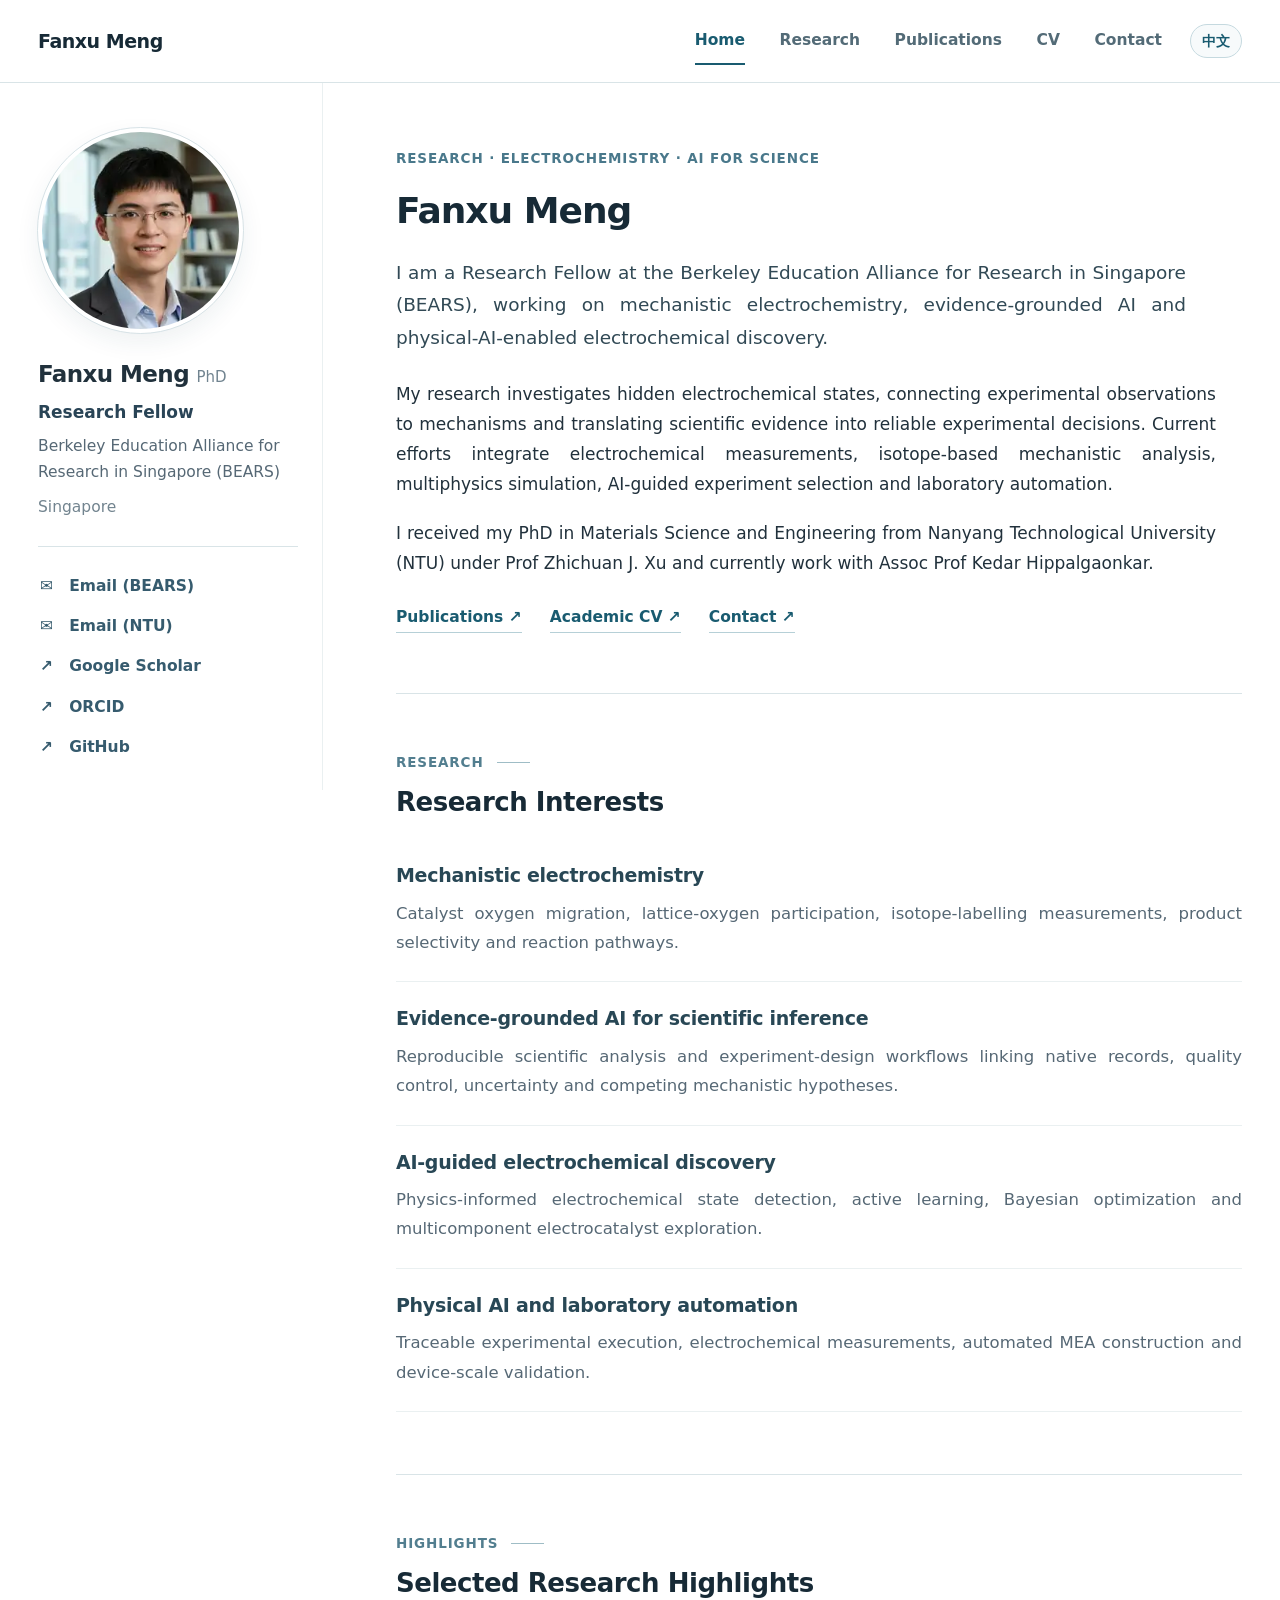
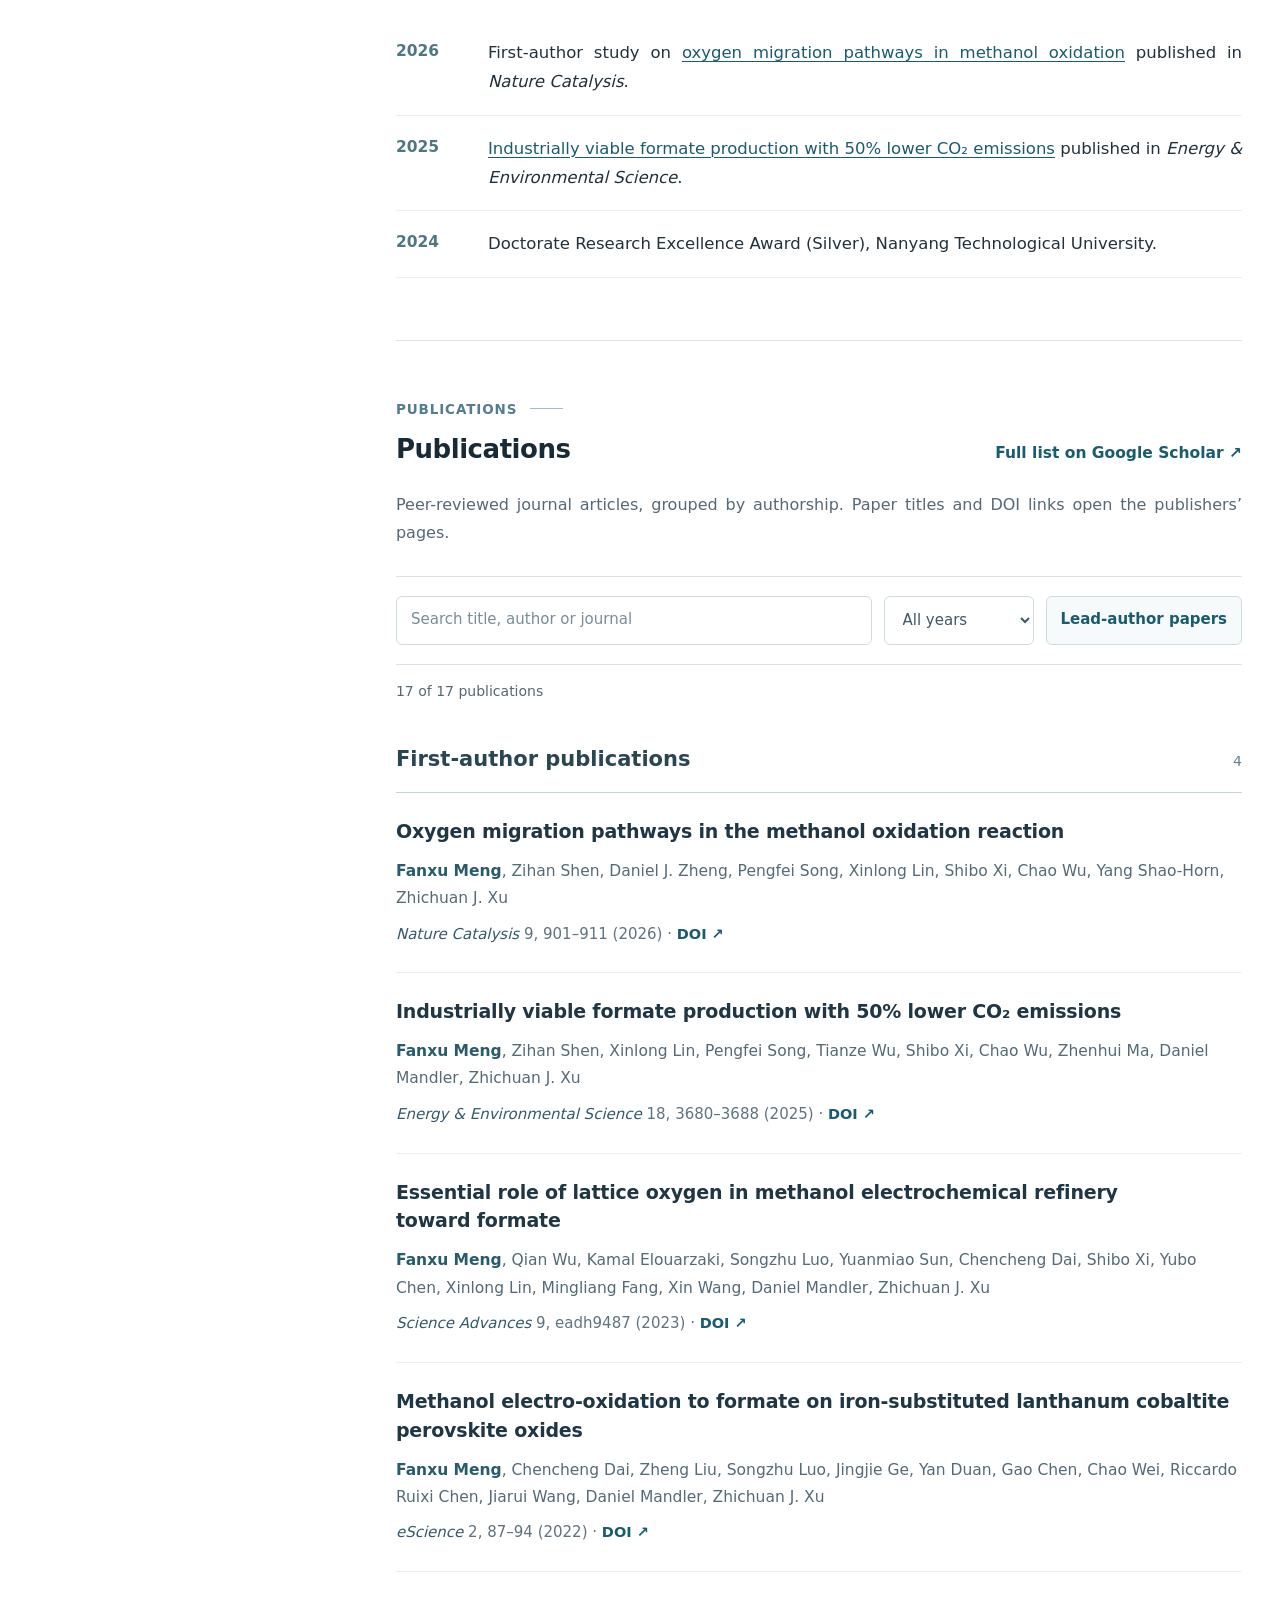
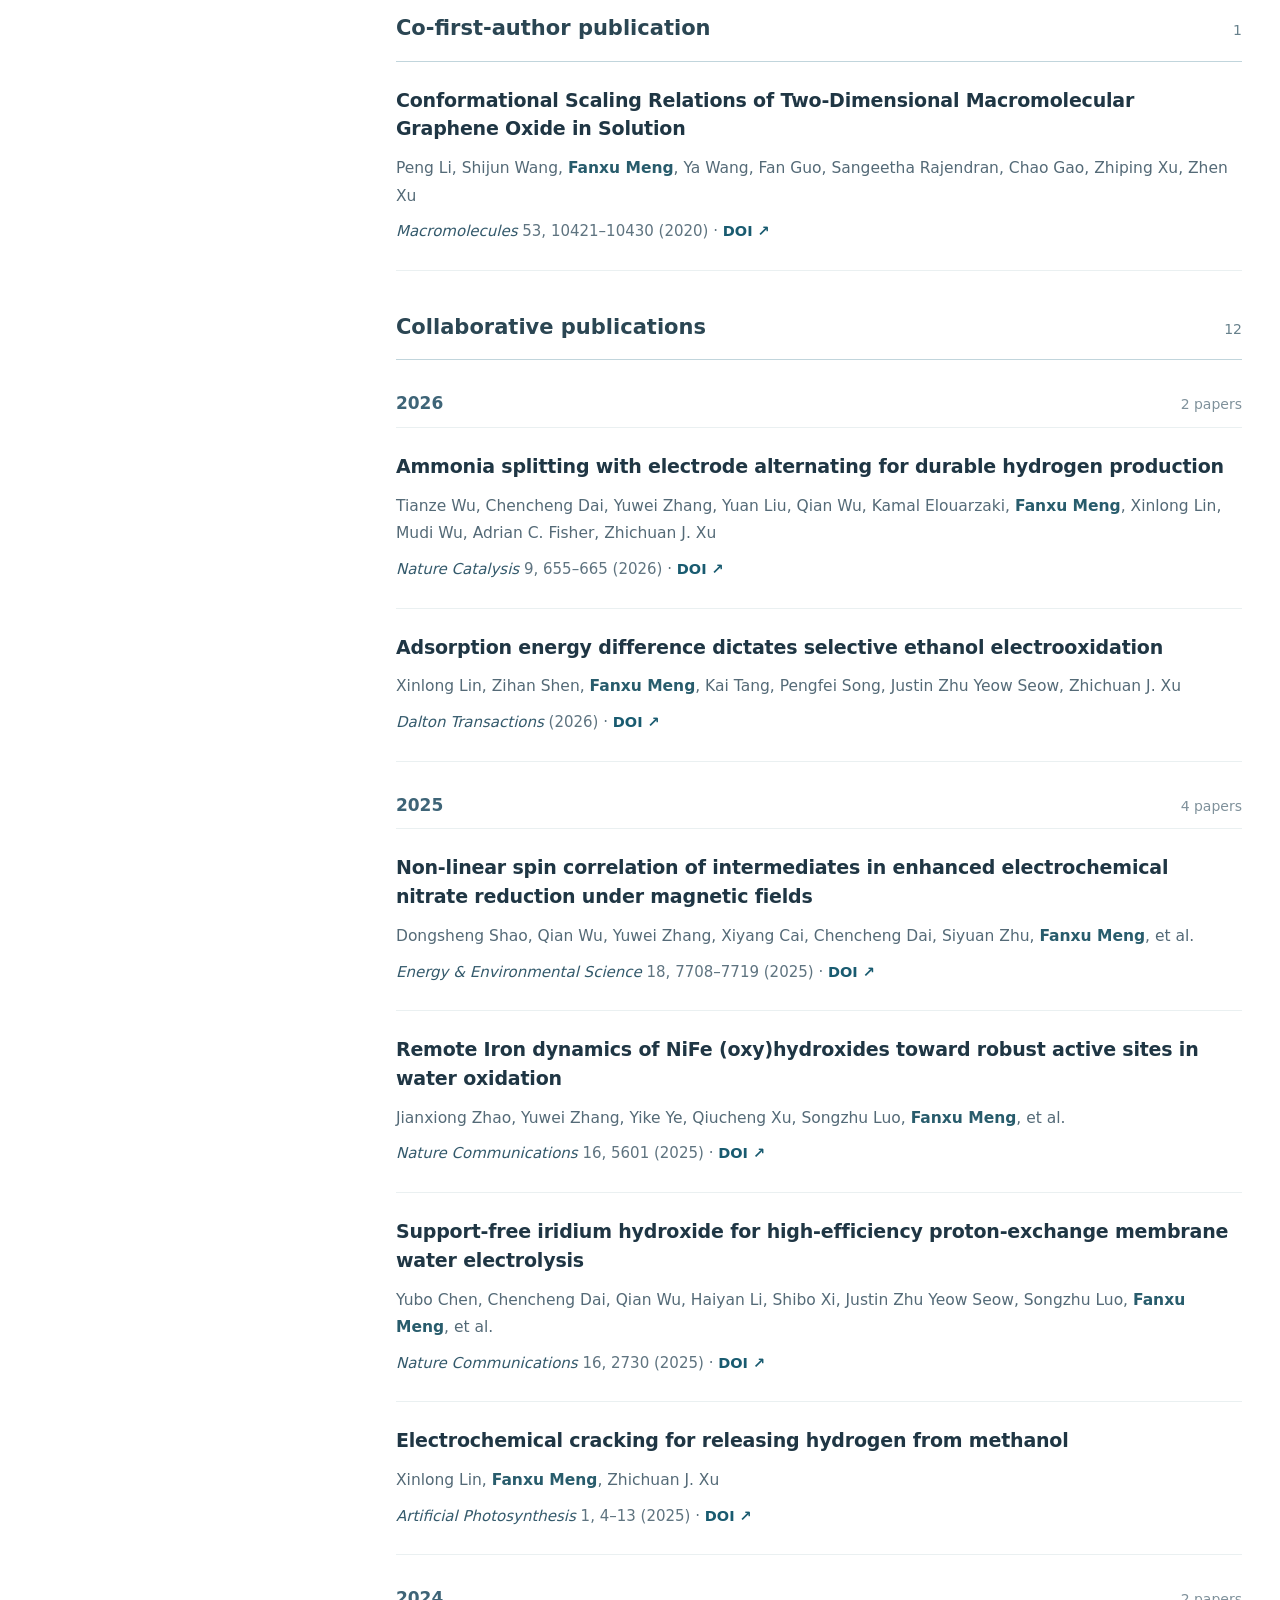
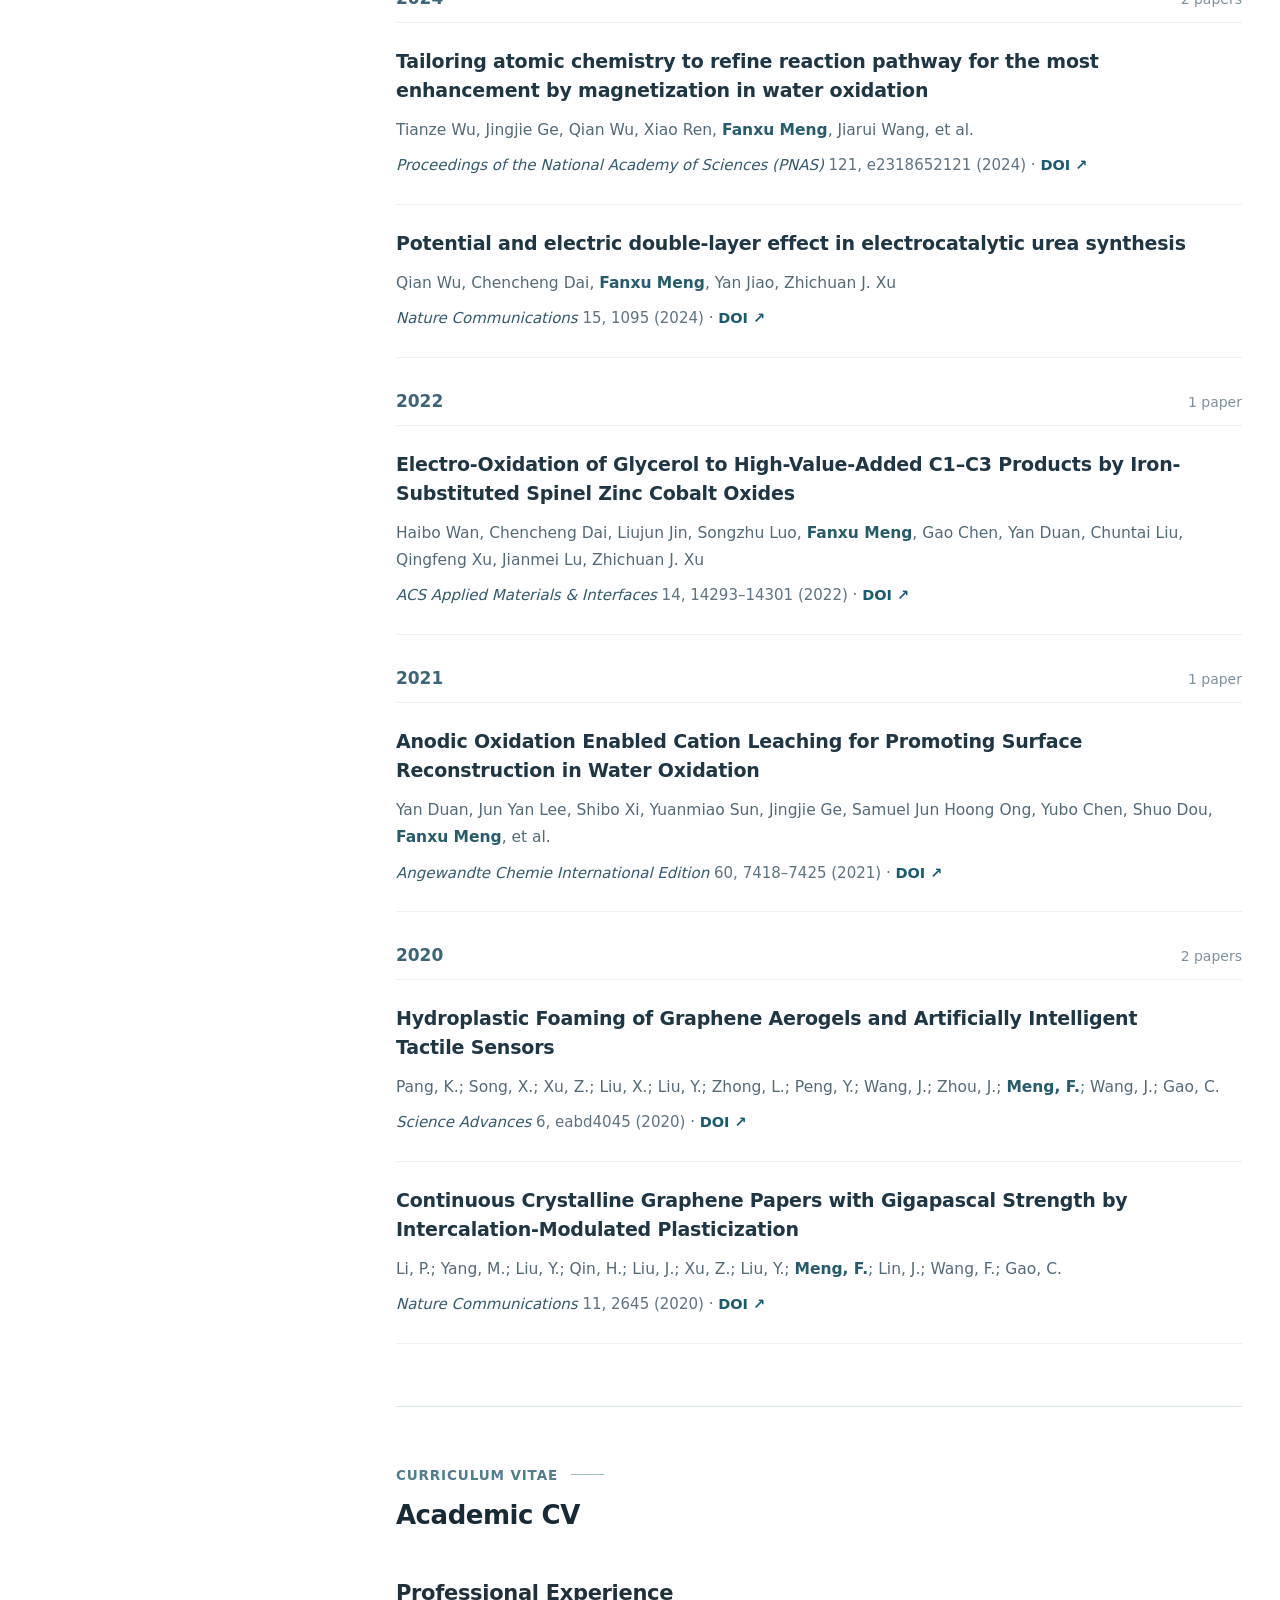
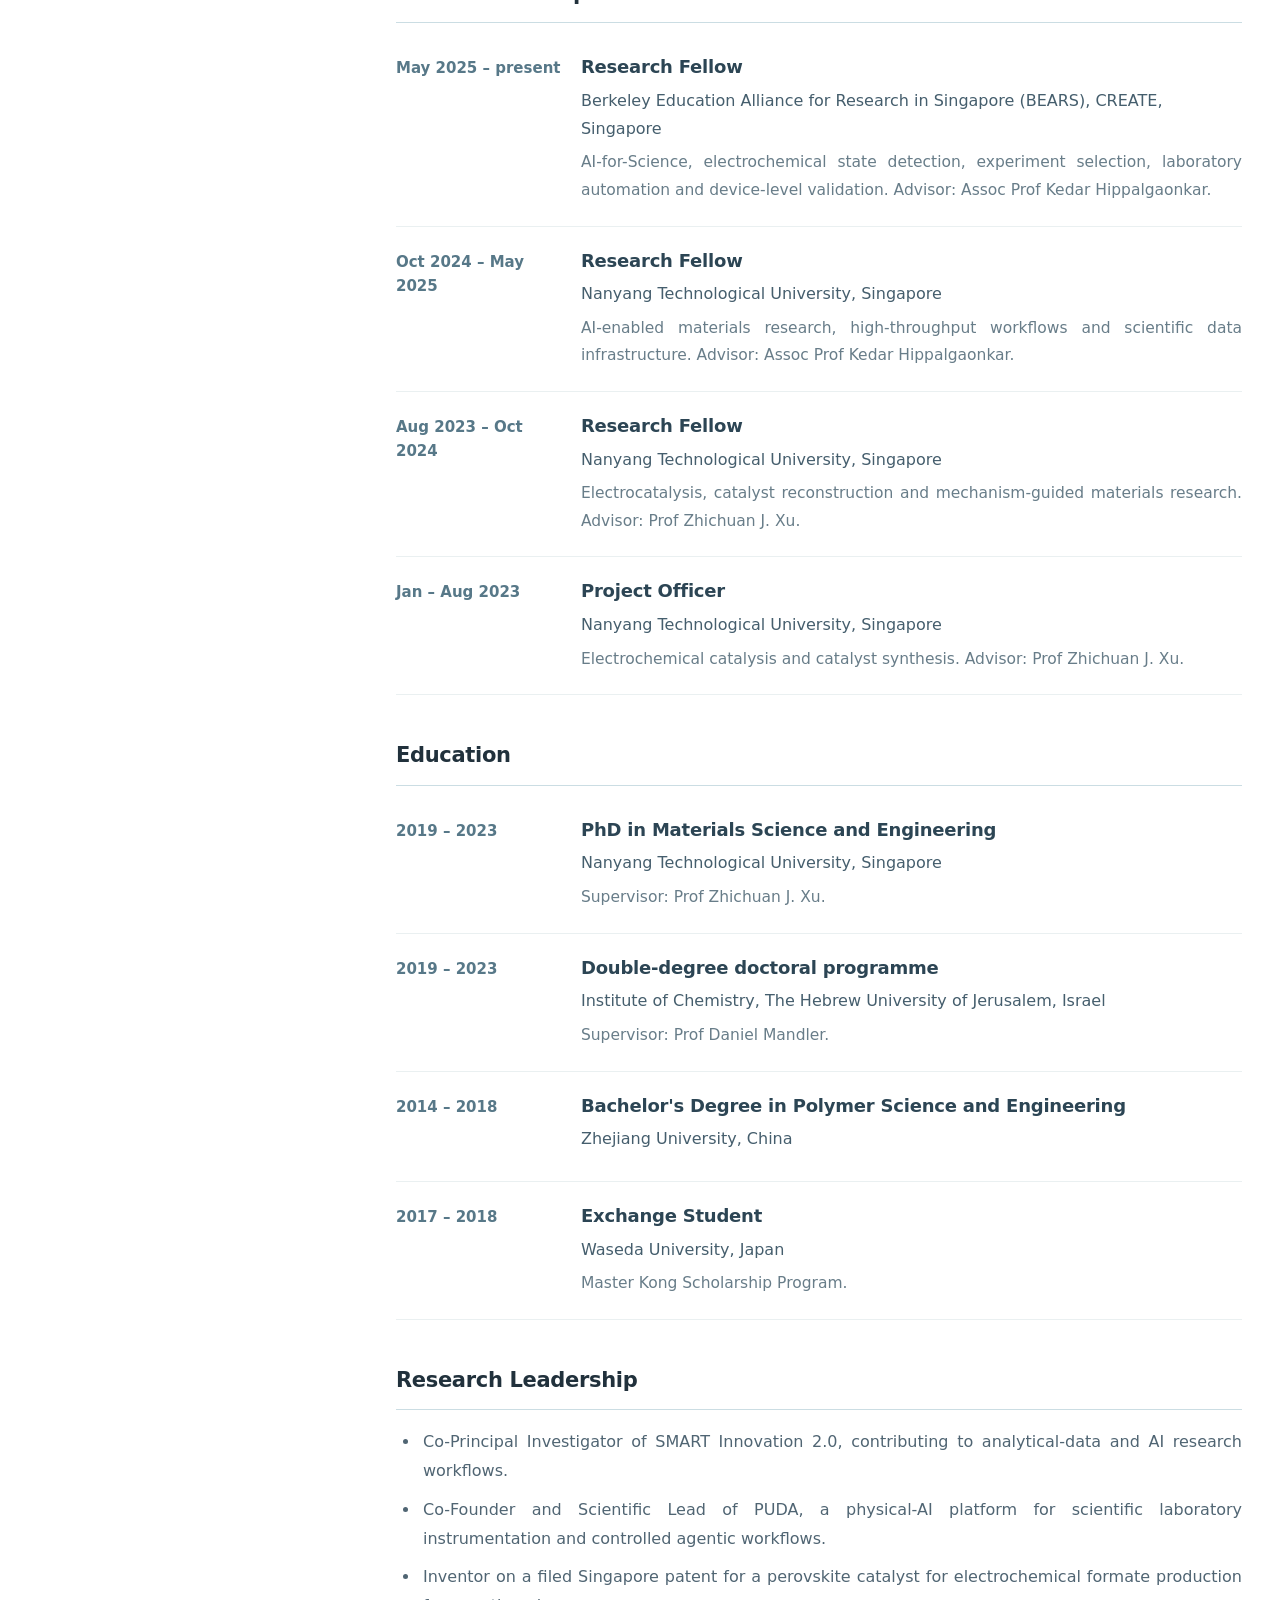
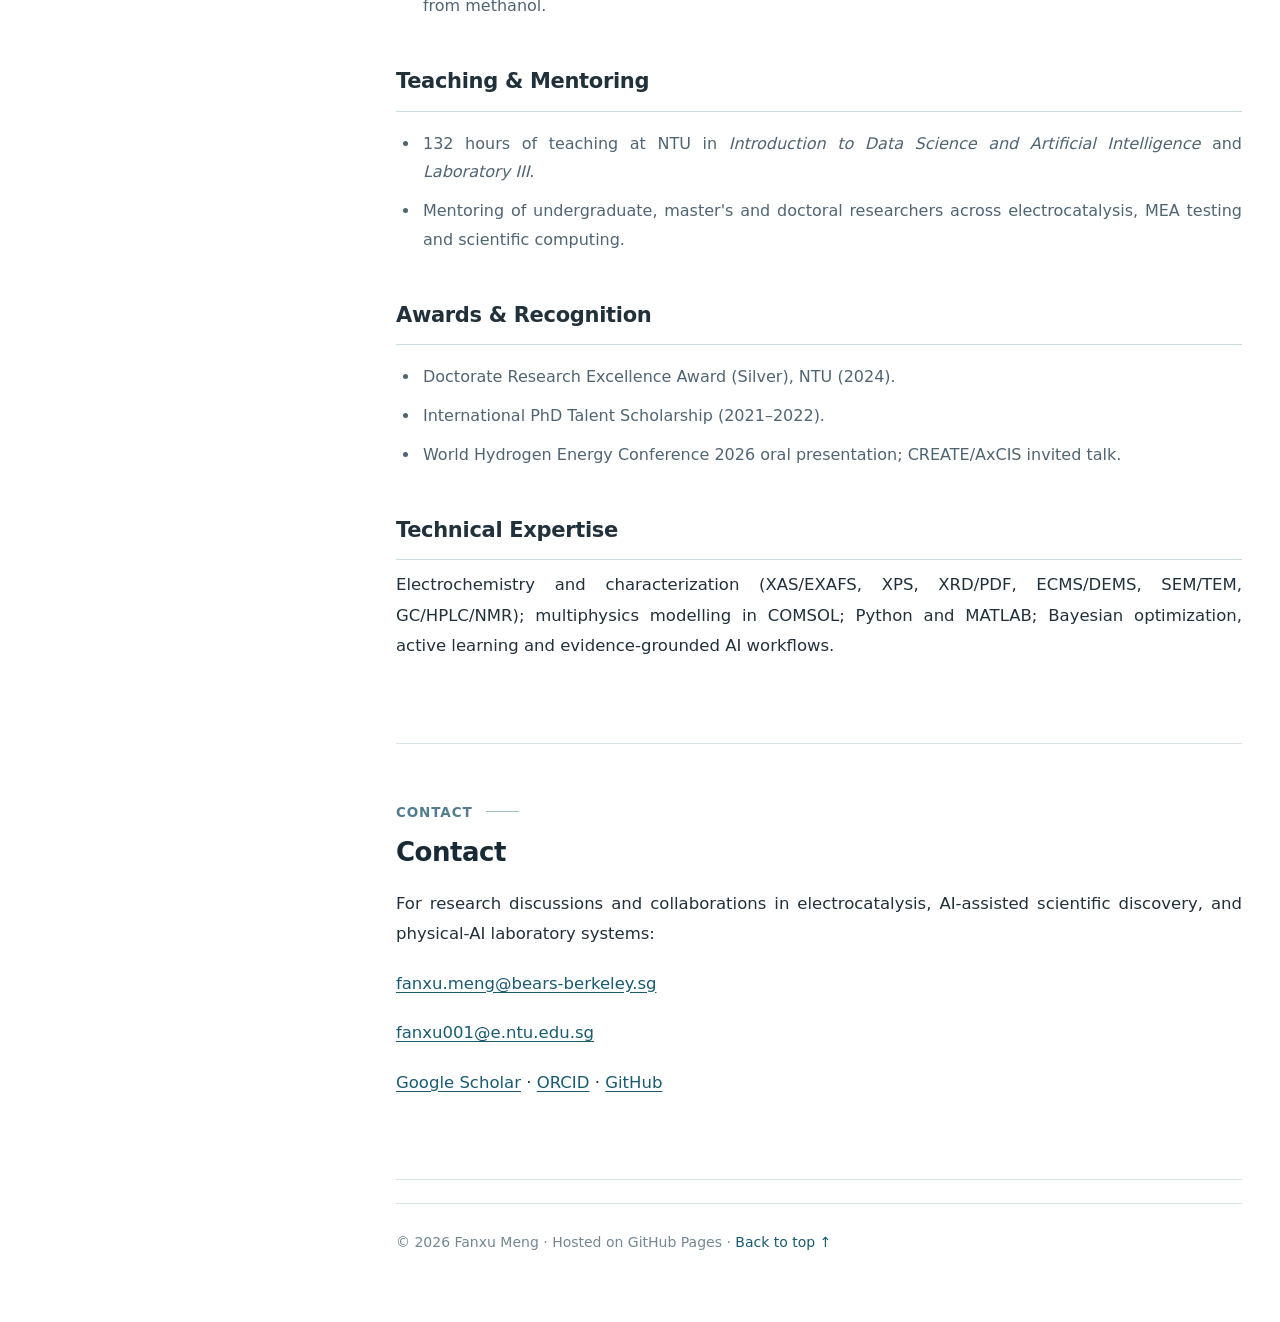
<file: about/index.html>
<!doctype html>
<html lang="en"><head><meta charset="utf-8"><meta name="viewport" content="width=device-width, initial-scale=1">
<title>About — Fanxu Meng</title>
<link rel="canonical" href="https://fan-xu-meng.github.io/">
<meta http-equiv="refresh" content="0;url=/#about">
<script>window.location.replace("/#about");</script>
</head><body><p>This section has moved to the <a href="/#about">Fanxu Meng homepage</a>.</p></body></html>
</file>
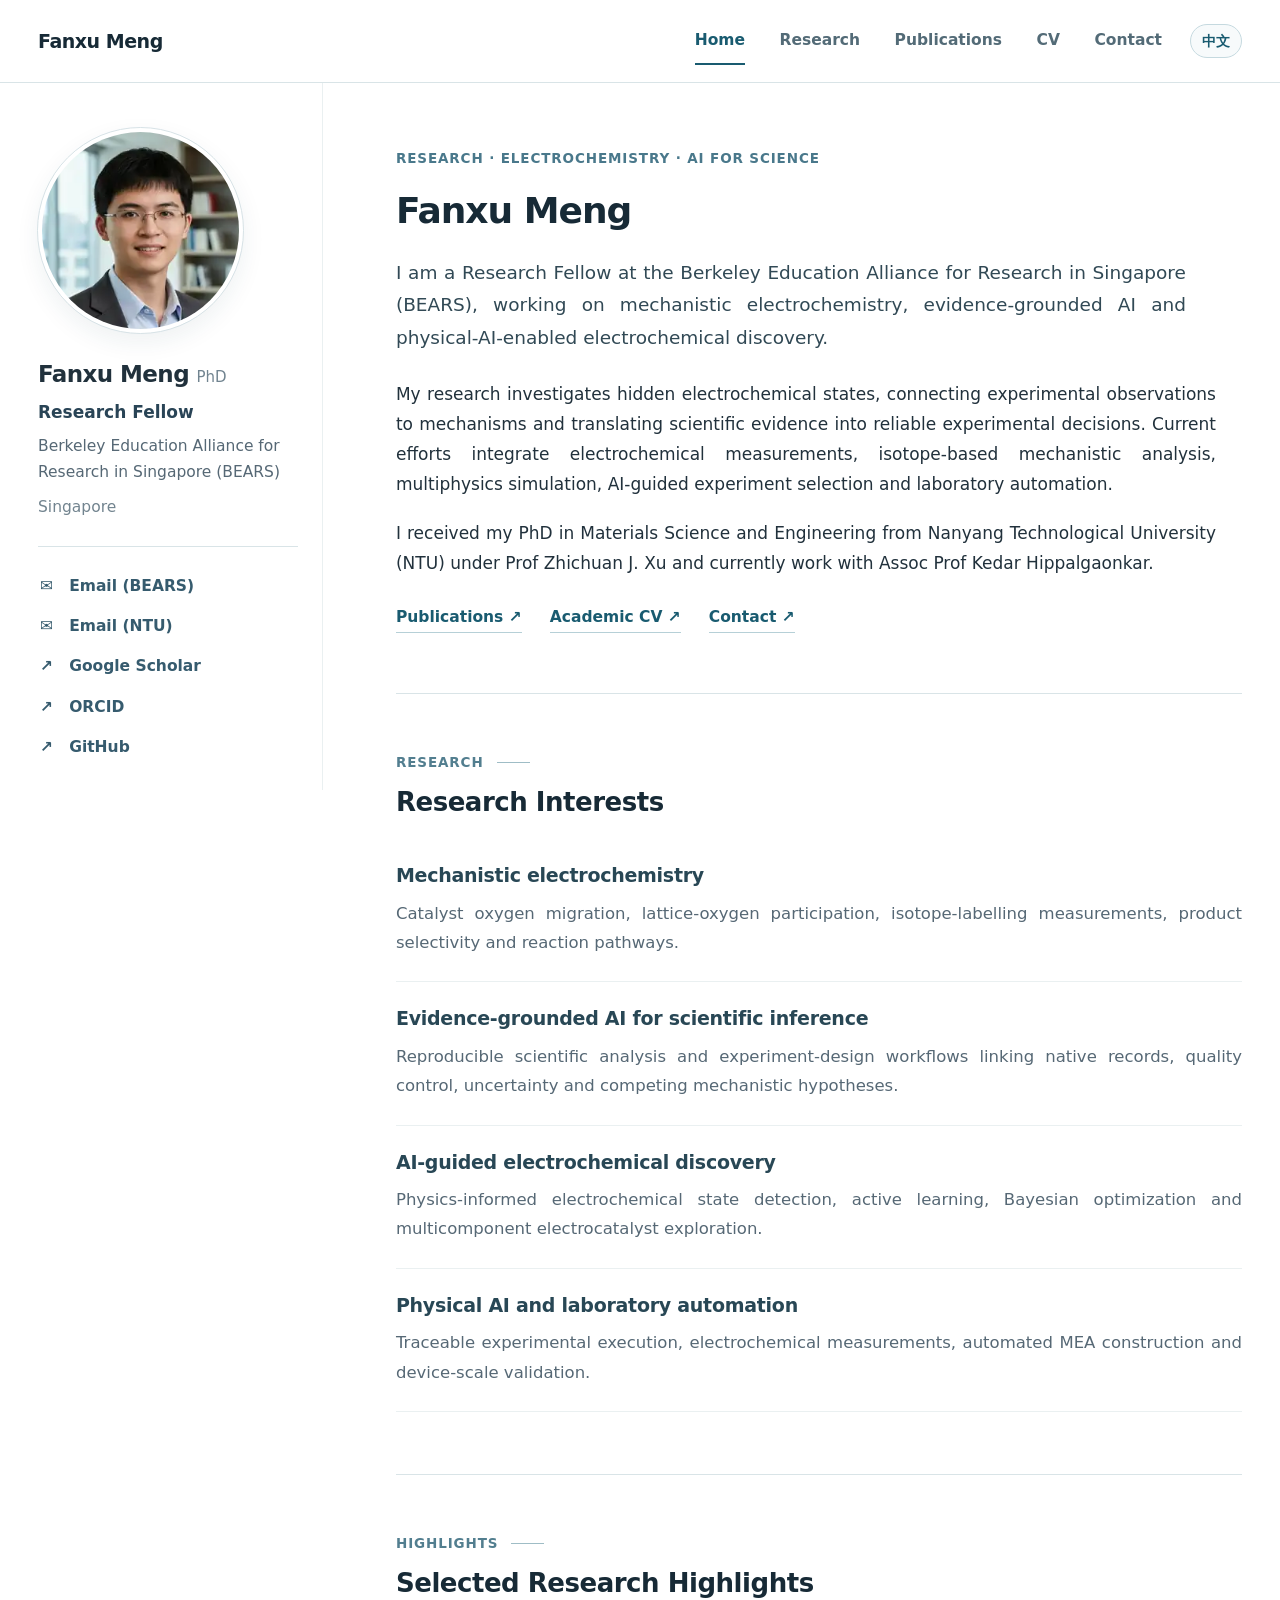
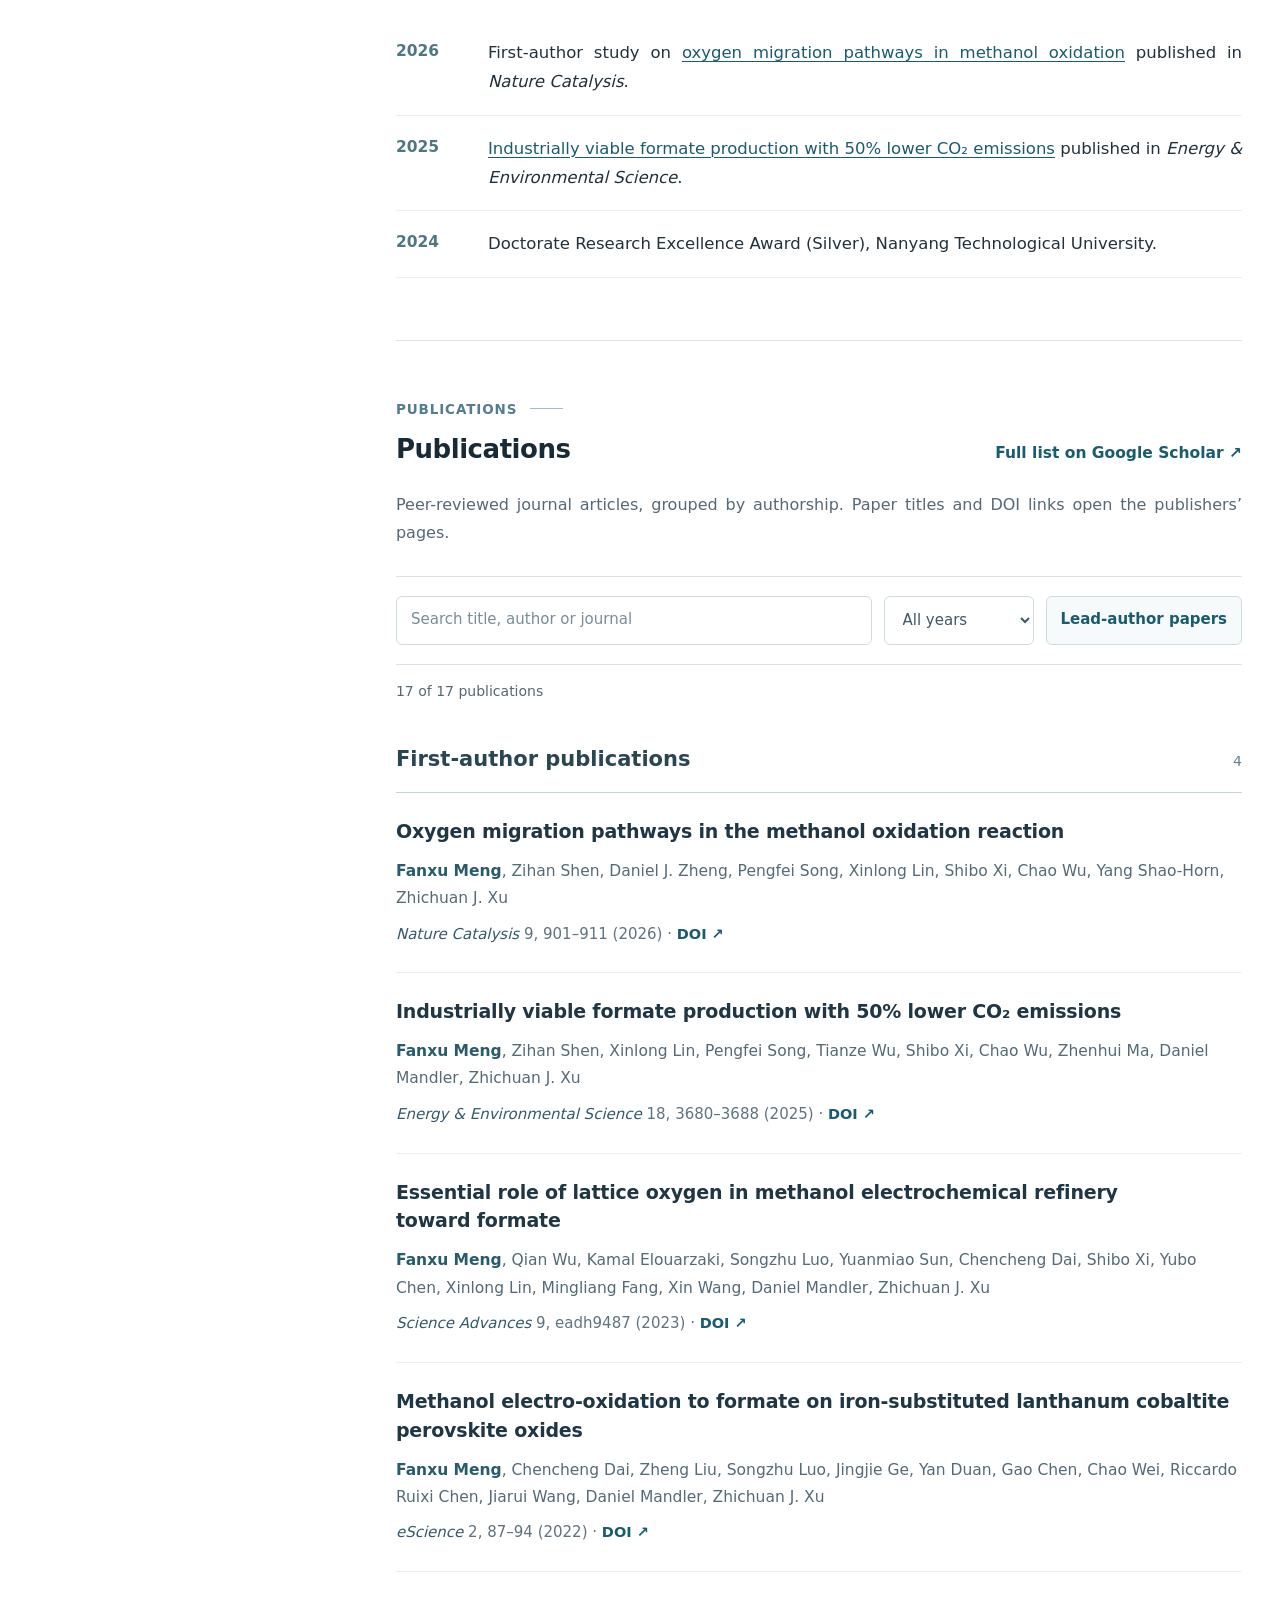
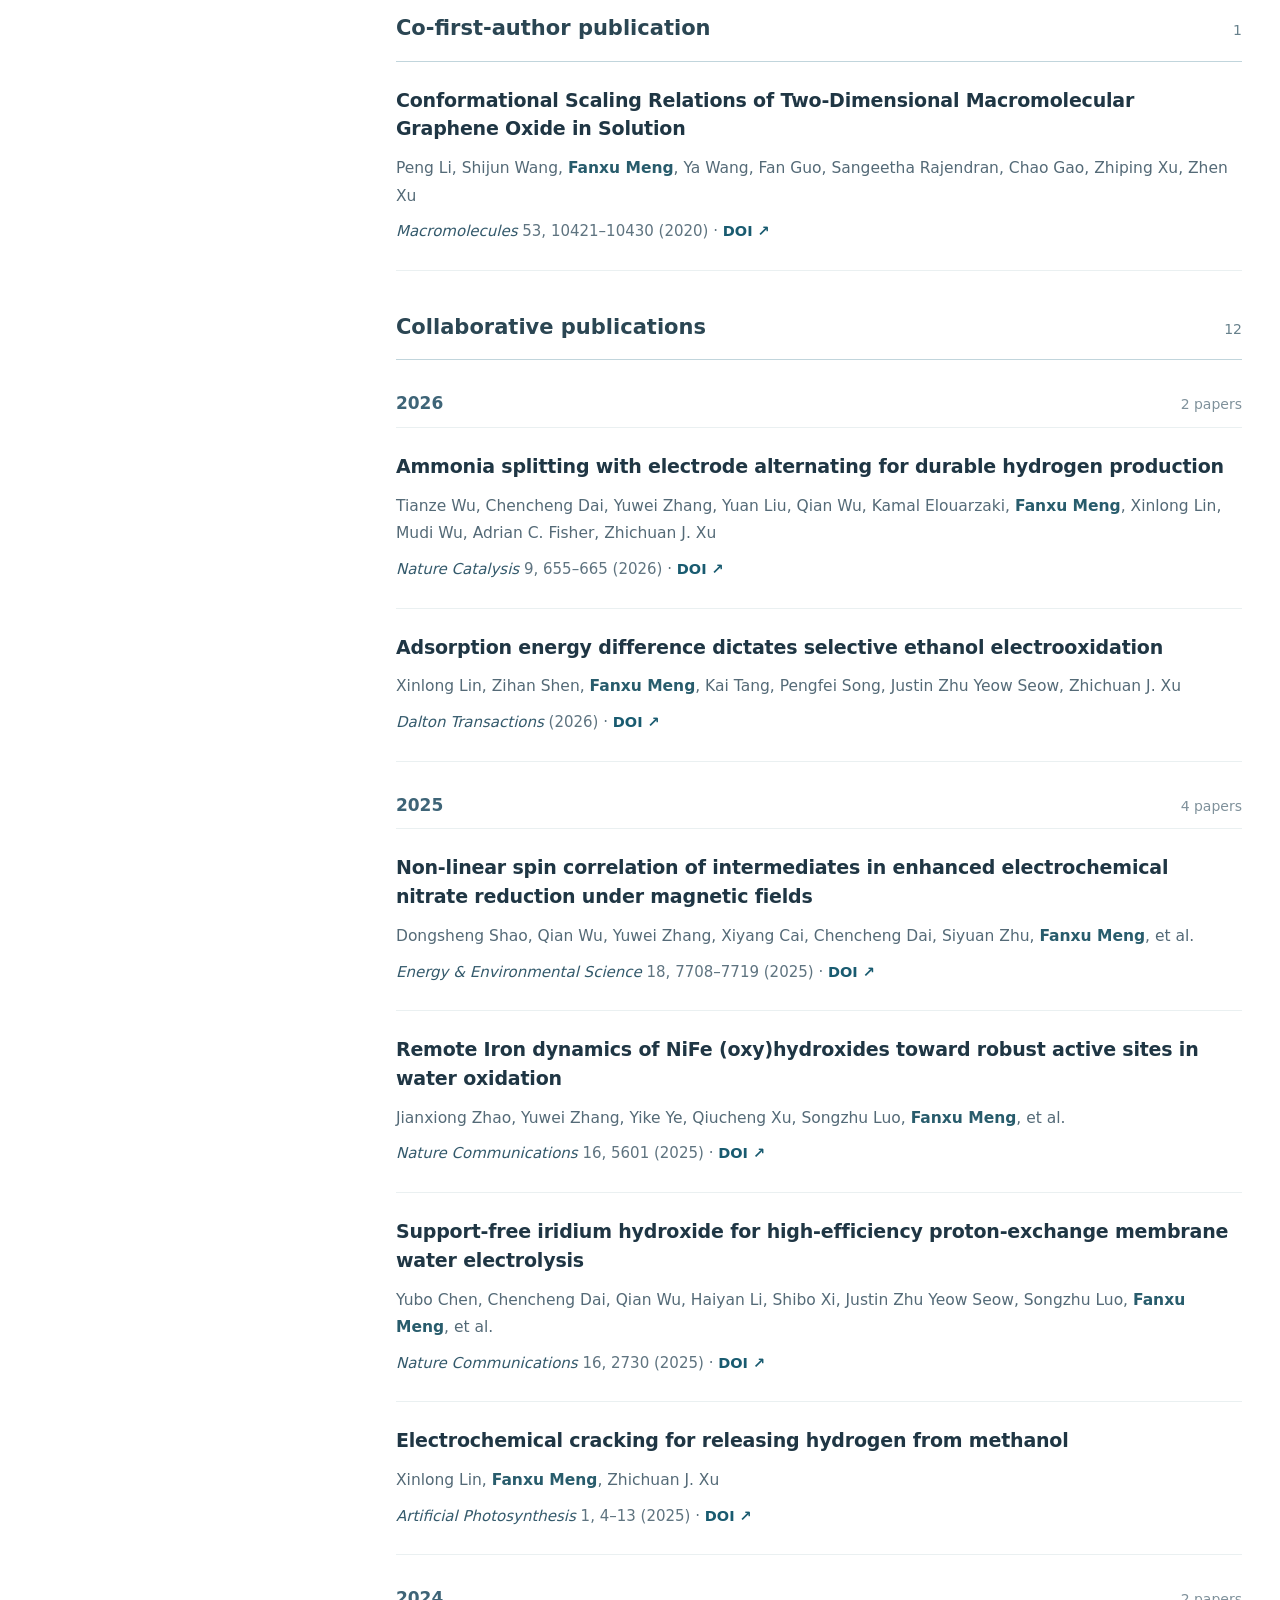
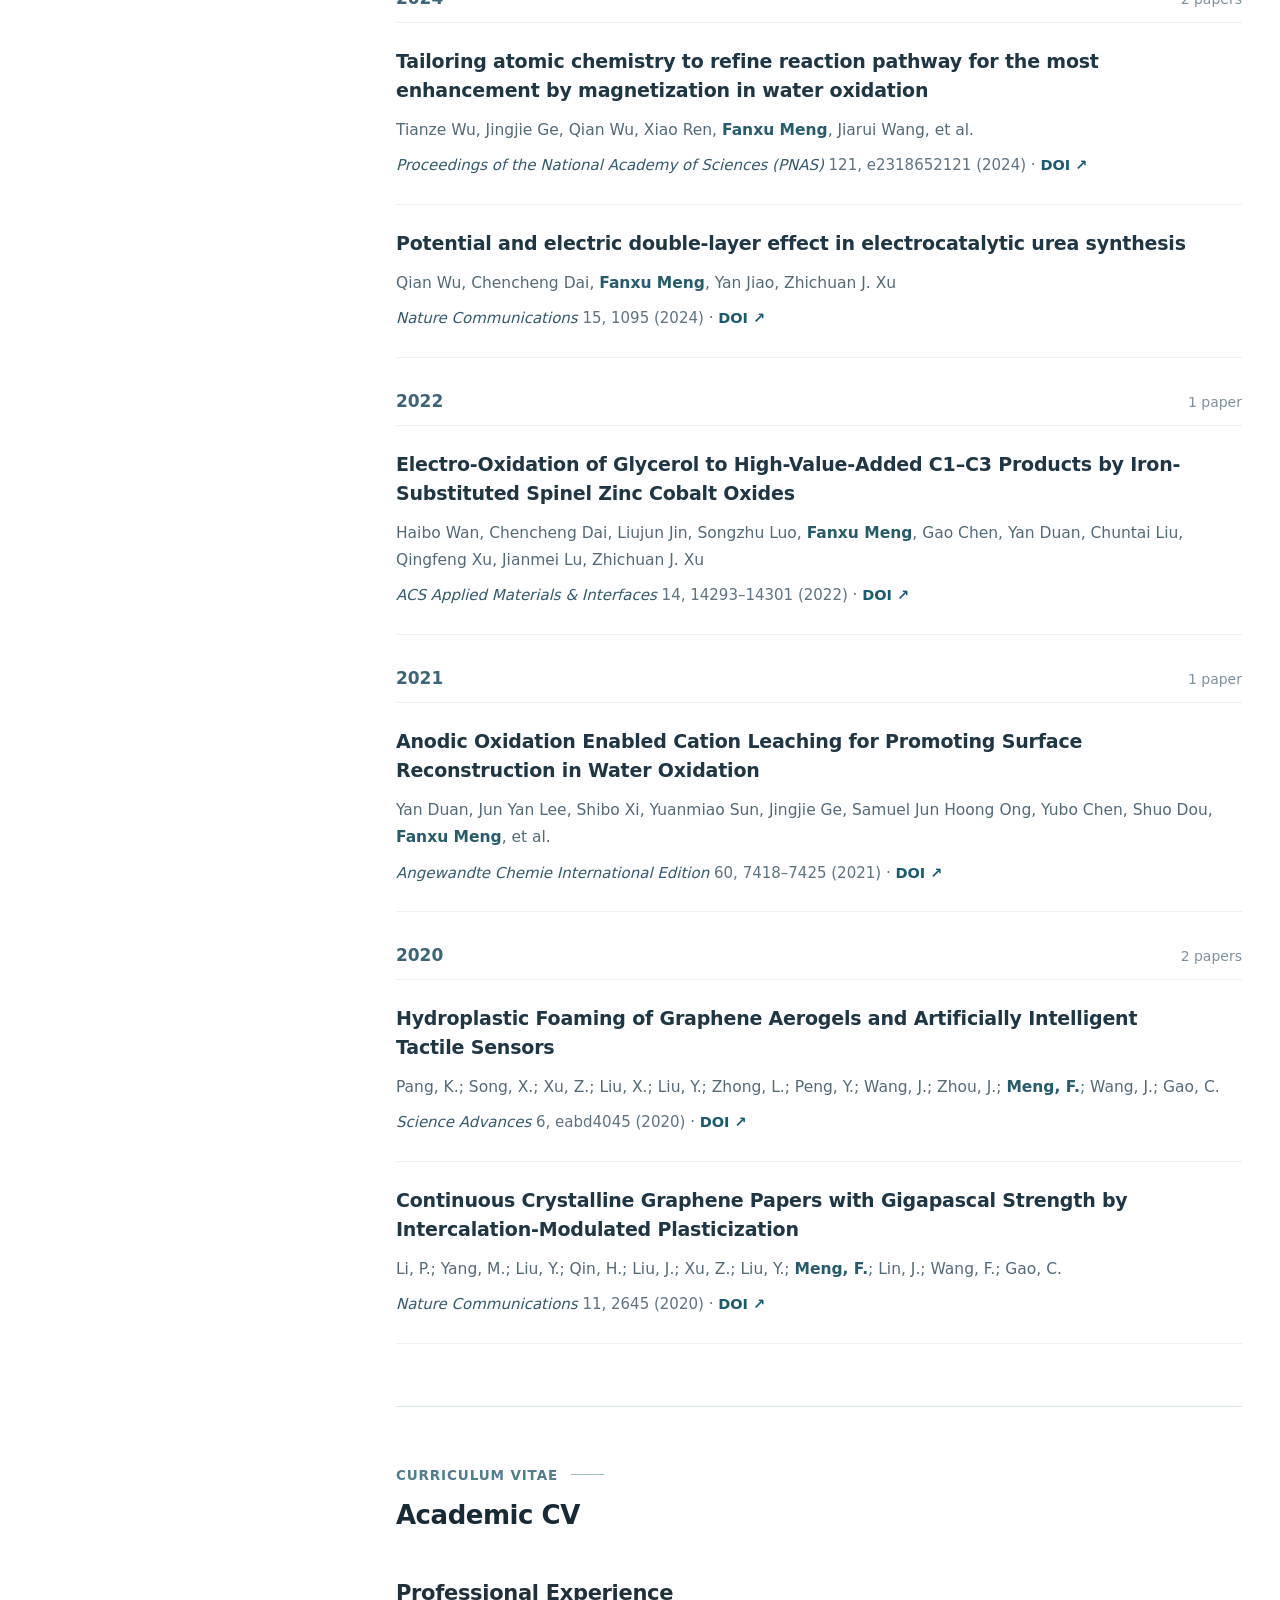
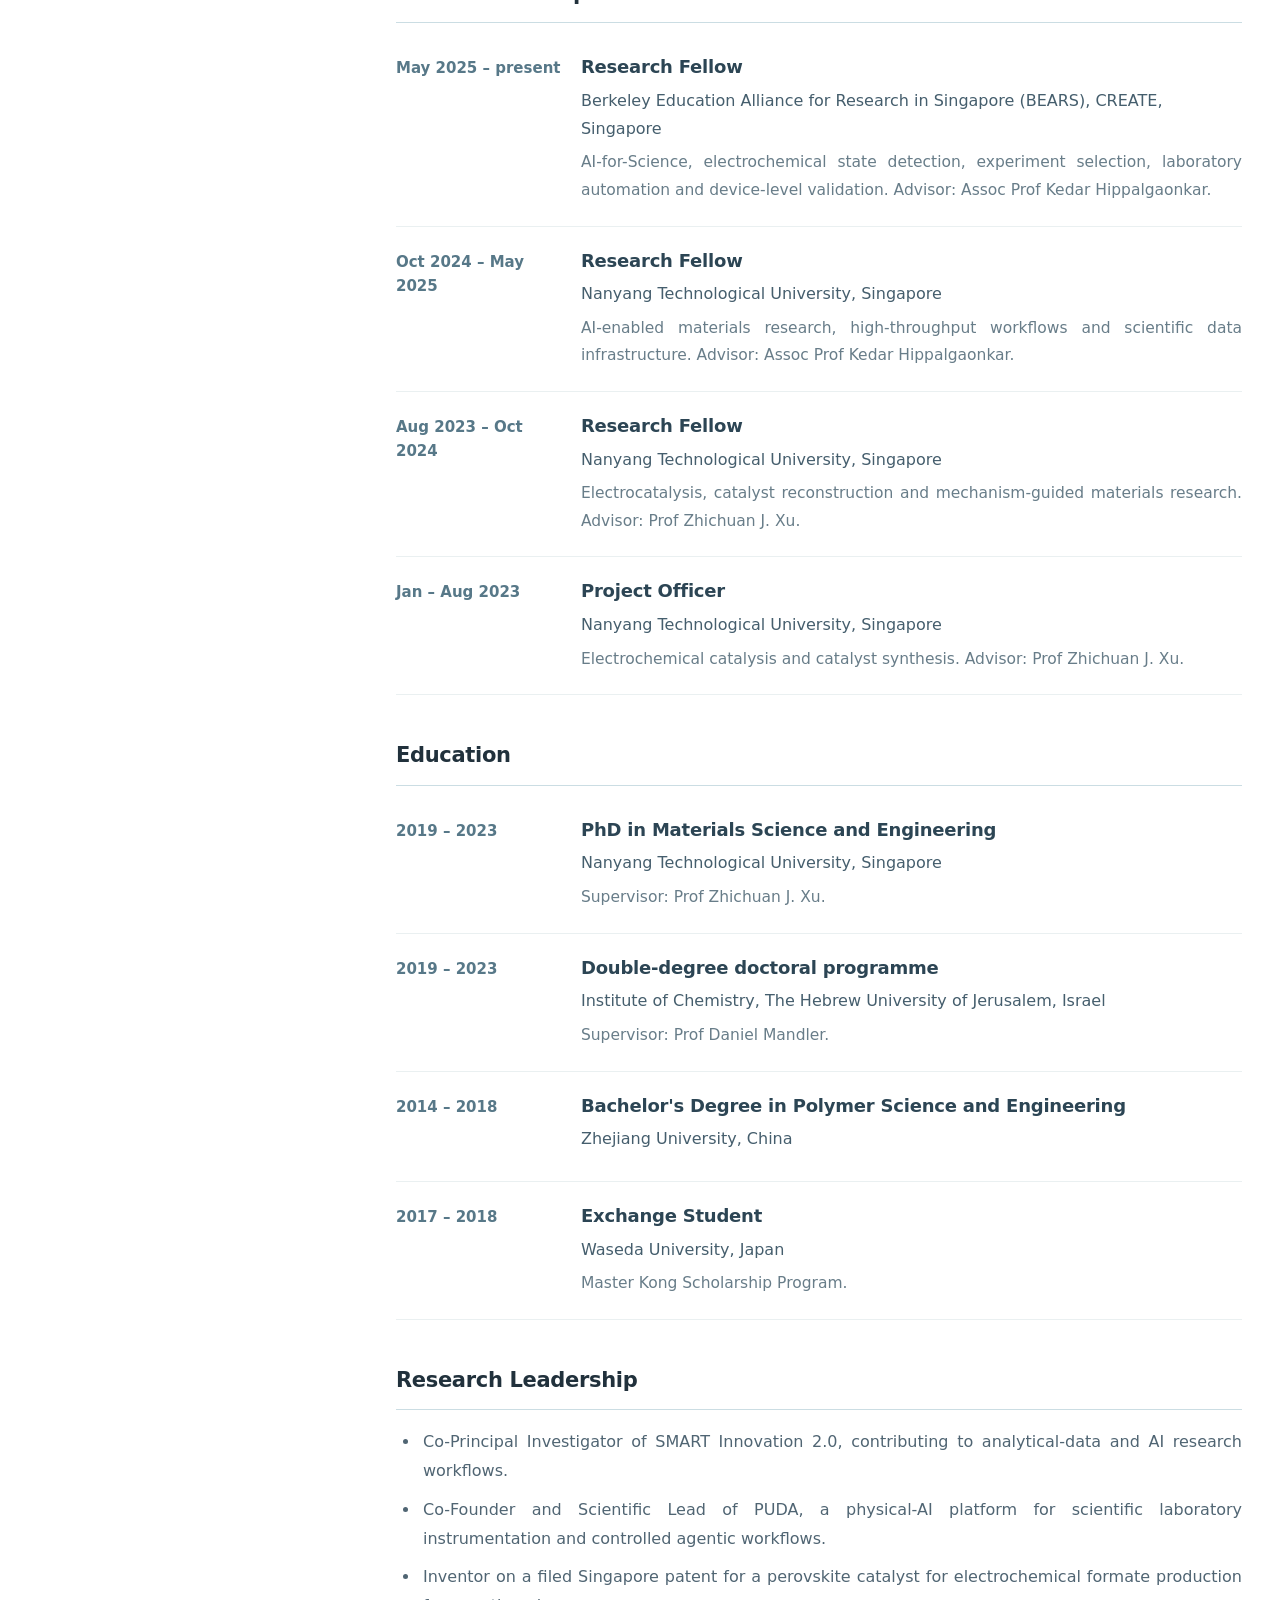
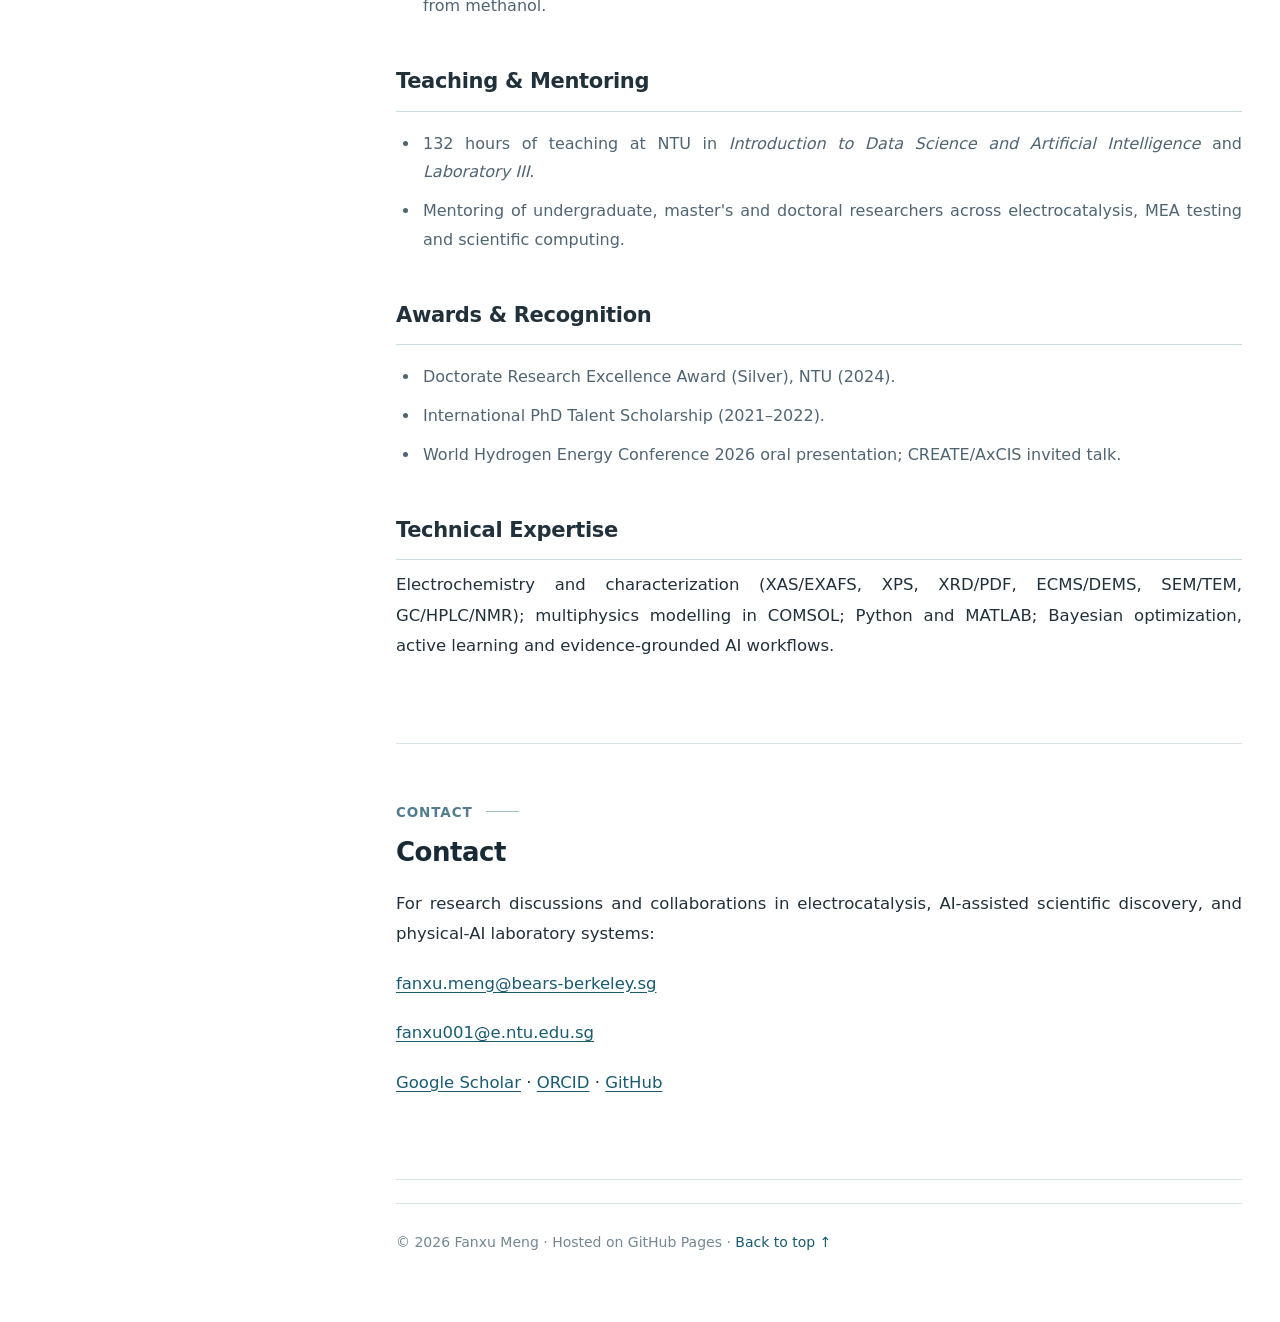
<file: contact/index.html>
<!doctype html>
<html lang="en"><head><meta charset="utf-8"><meta name="viewport" content="width=device-width, initial-scale=1">
<title>Contact — Fanxu Meng</title>
<link rel="canonical" href="https://fan-xu-meng.github.io/">
<meta http-equiv="refresh" content="0;url=/#contact">
<script>window.location.replace("/#contact");</script>
</head><body><p>This section has moved to the <a href="/#contact">Fanxu Meng homepage</a>.</p></body></html>
</file>
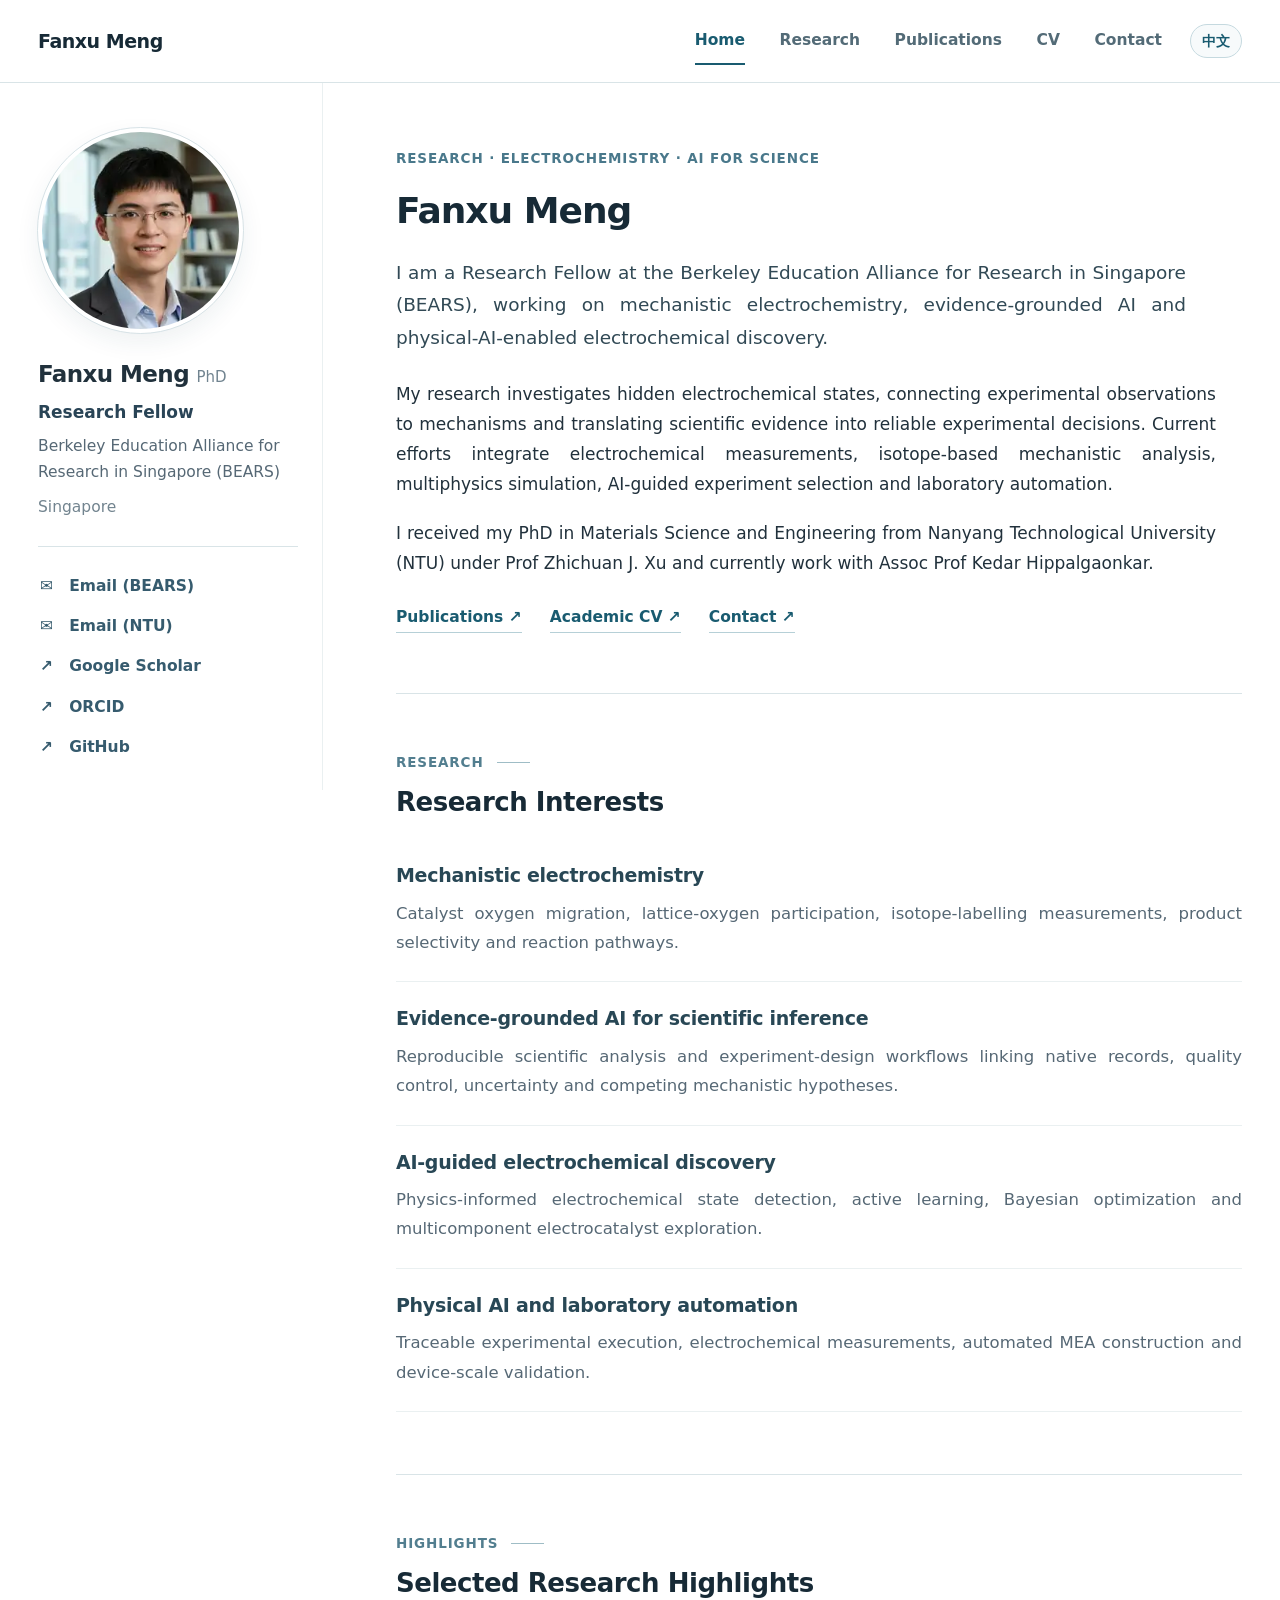
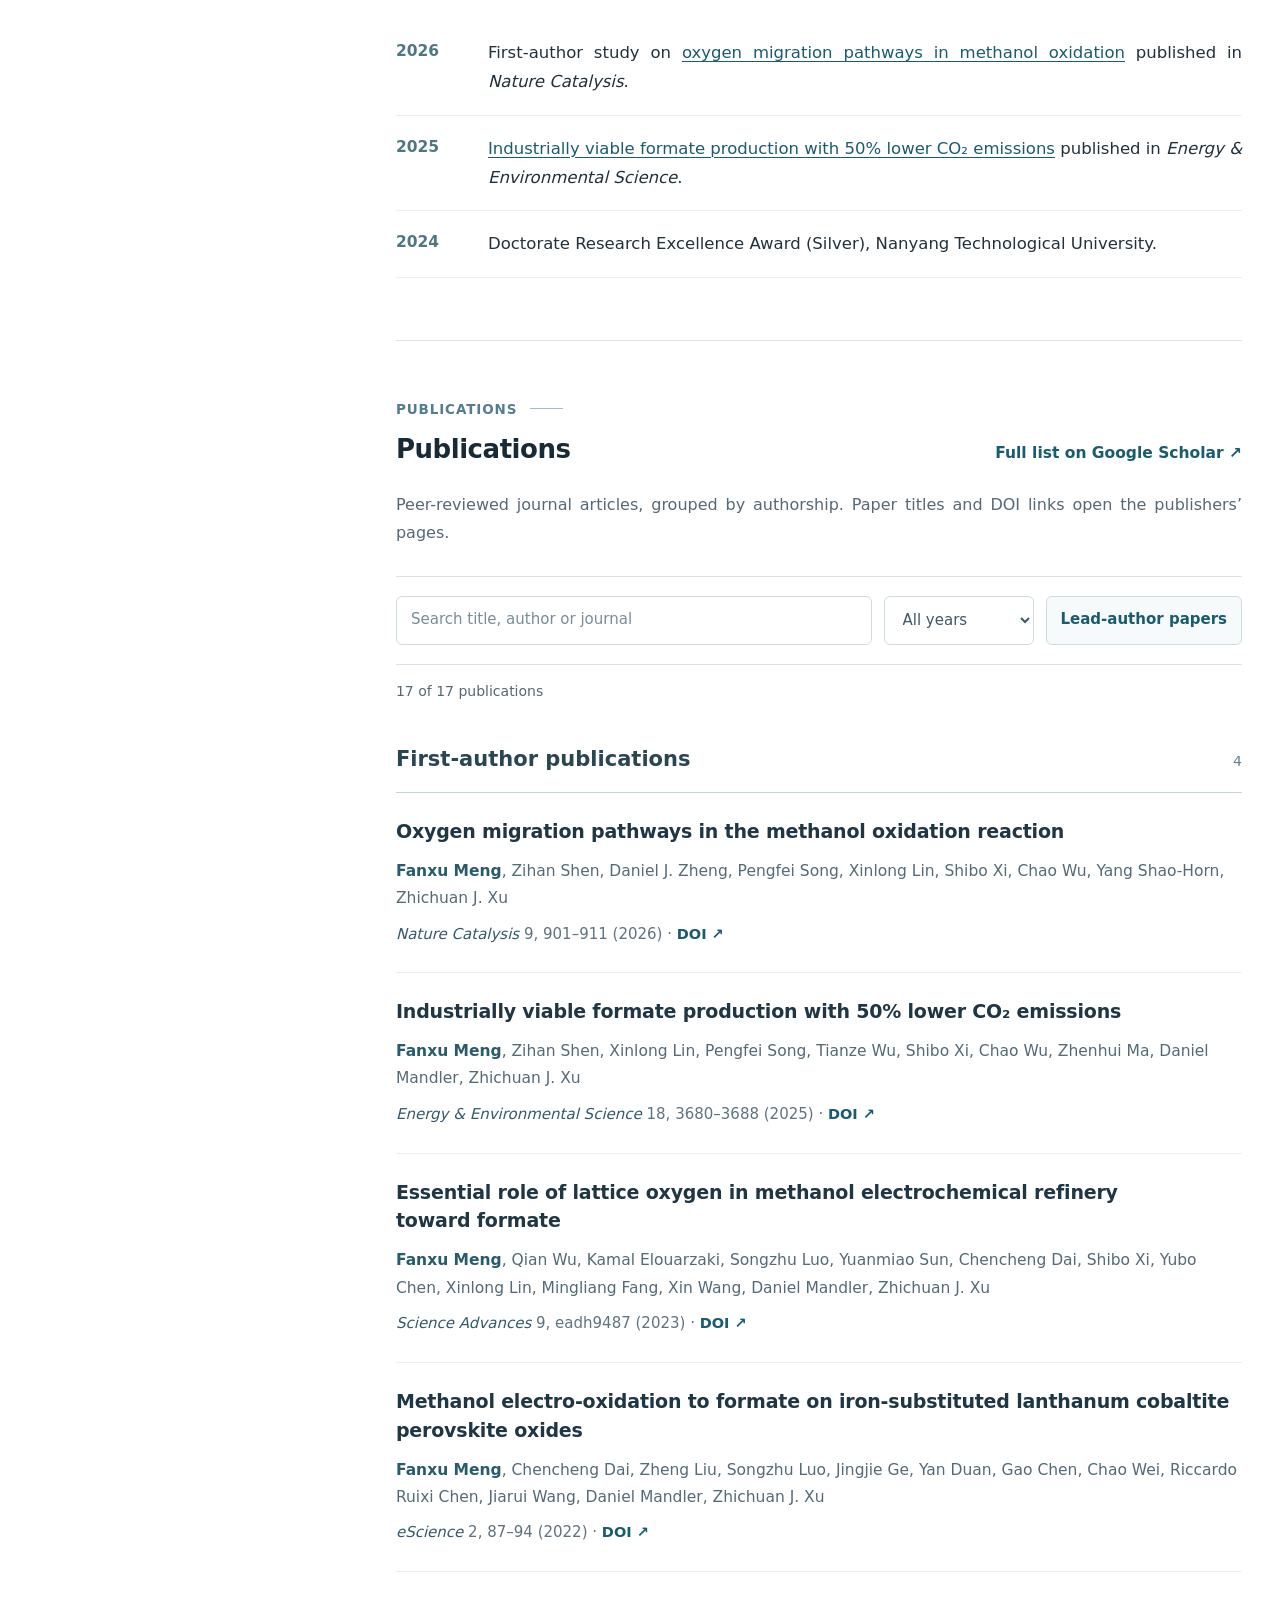
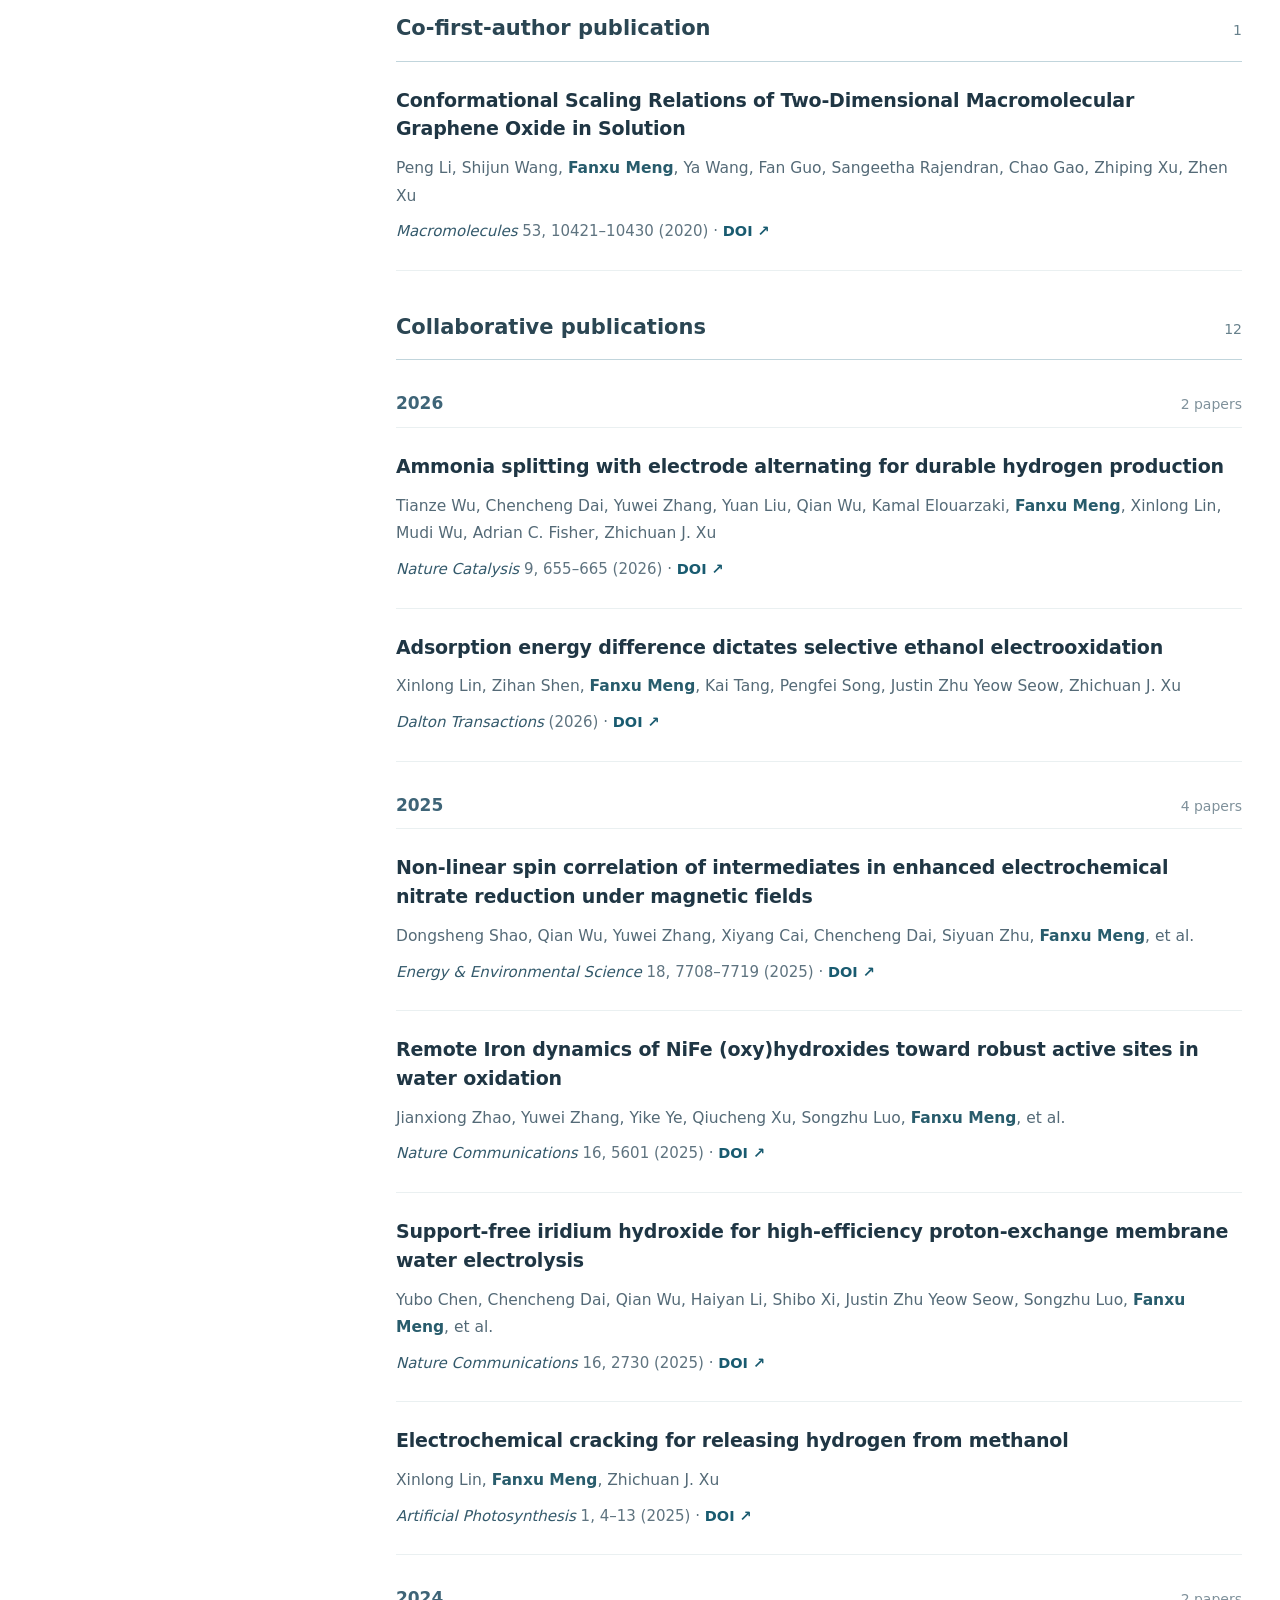
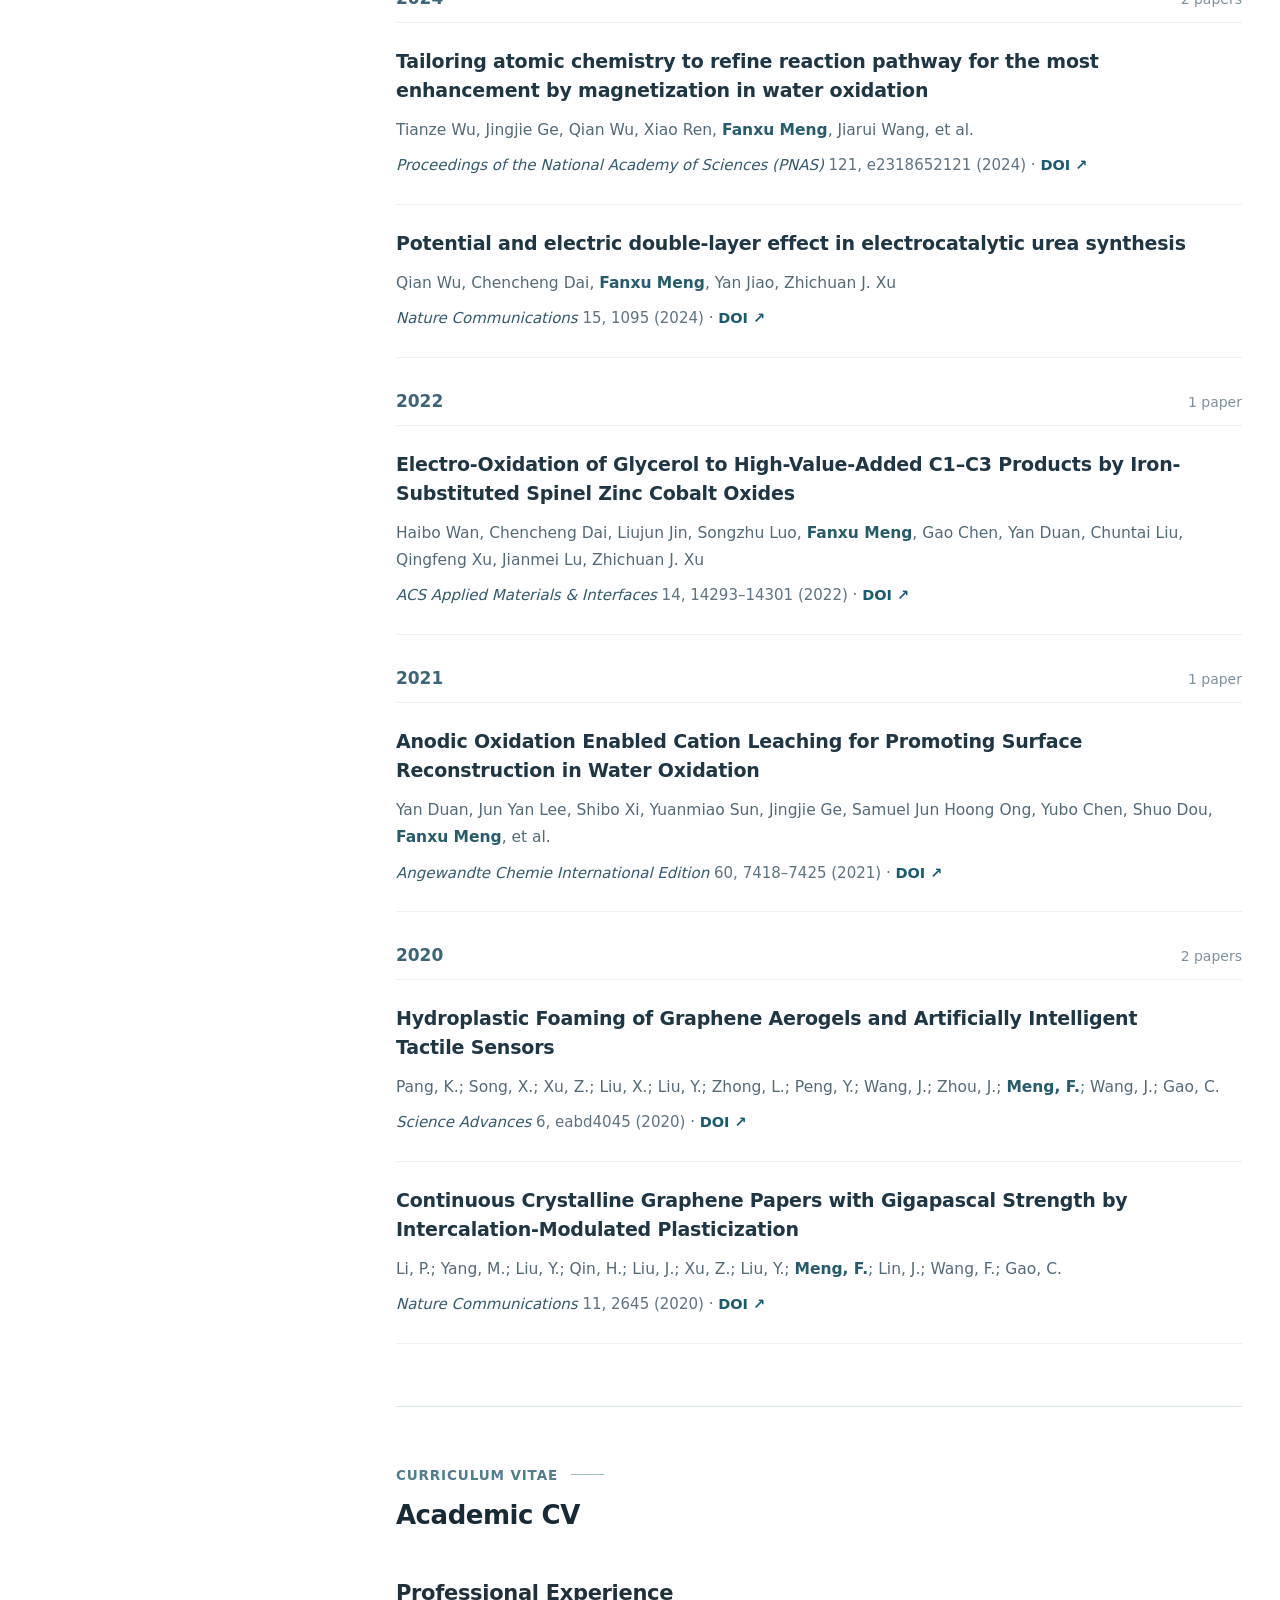
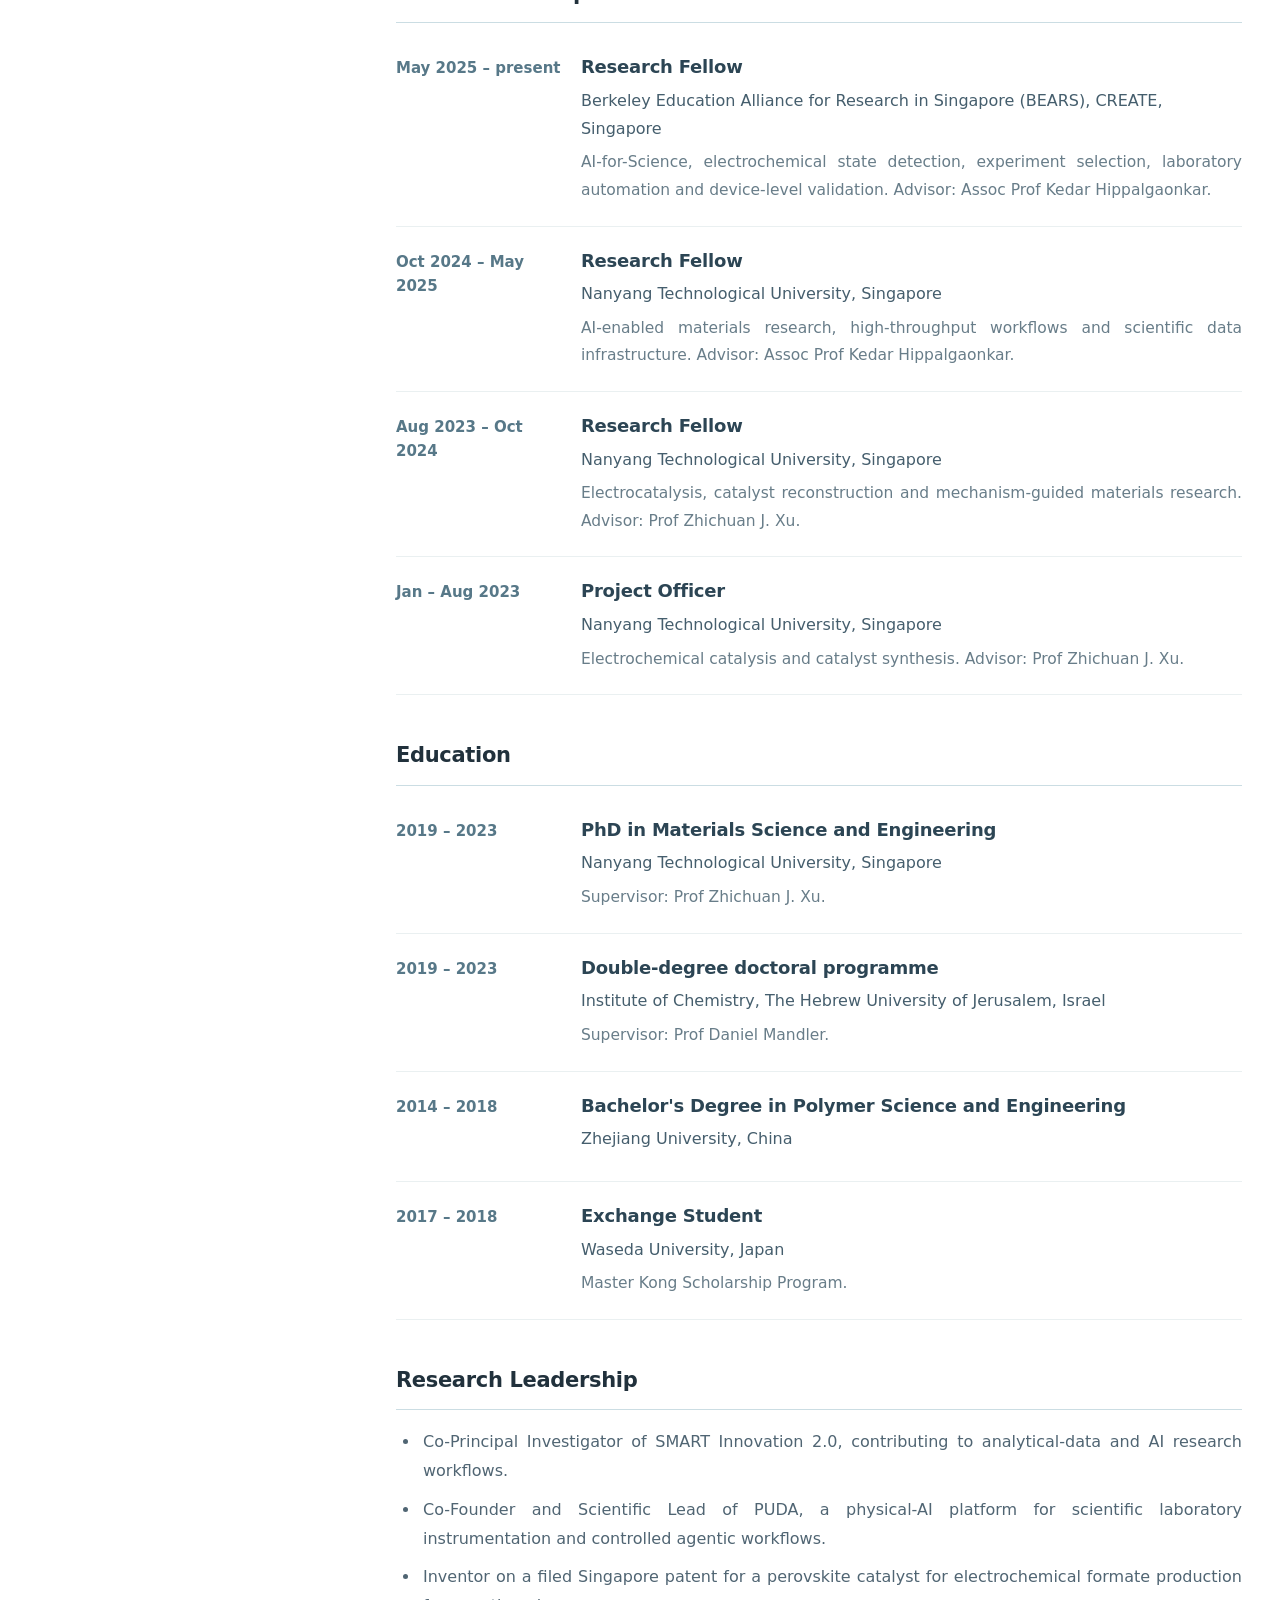
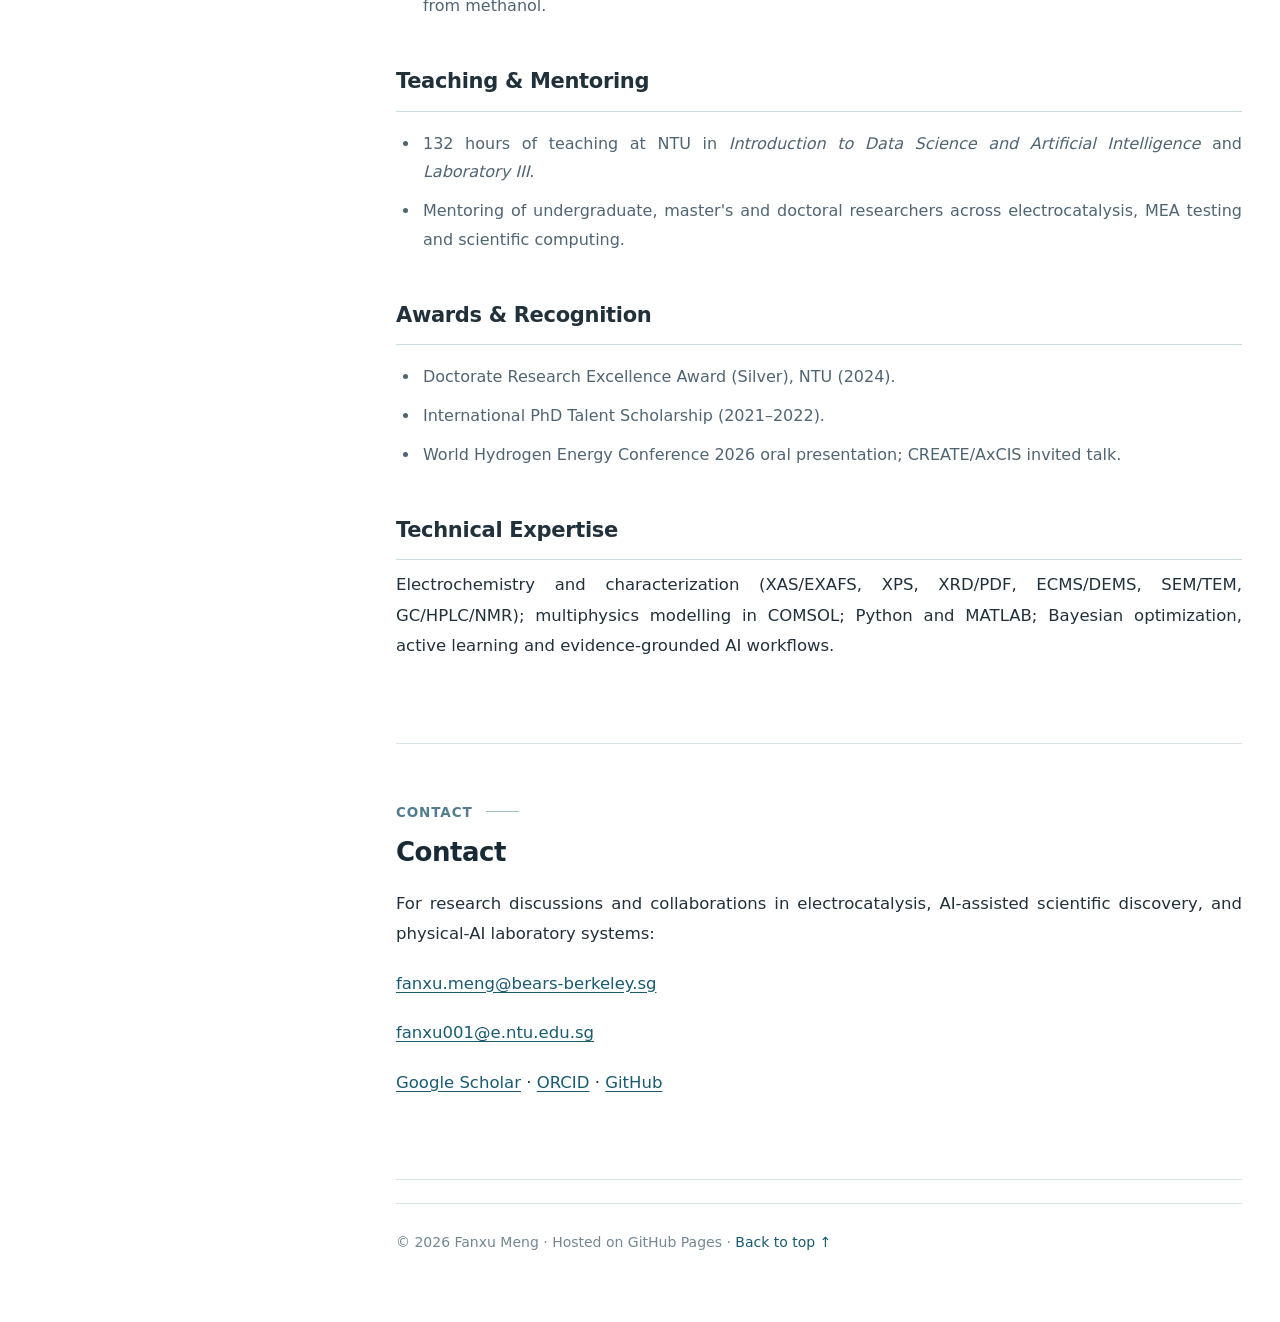
<file: publications/index.html>
<!doctype html>
<html lang="en"><head><meta charset="utf-8"><meta name="viewport" content="width=device-width, initial-scale=1">
<title>Publications — Fanxu Meng</title>
<link rel="canonical" href="https://fan-xu-meng.github.io/">
<meta http-equiv="refresh" content="0;url=/#publications">
<script>window.location.replace("/#publications");</script>
</head><body><p>This section has moved to the <a href="/#publications">Fanxu Meng homepage</a>.</p></body></html>
</file>
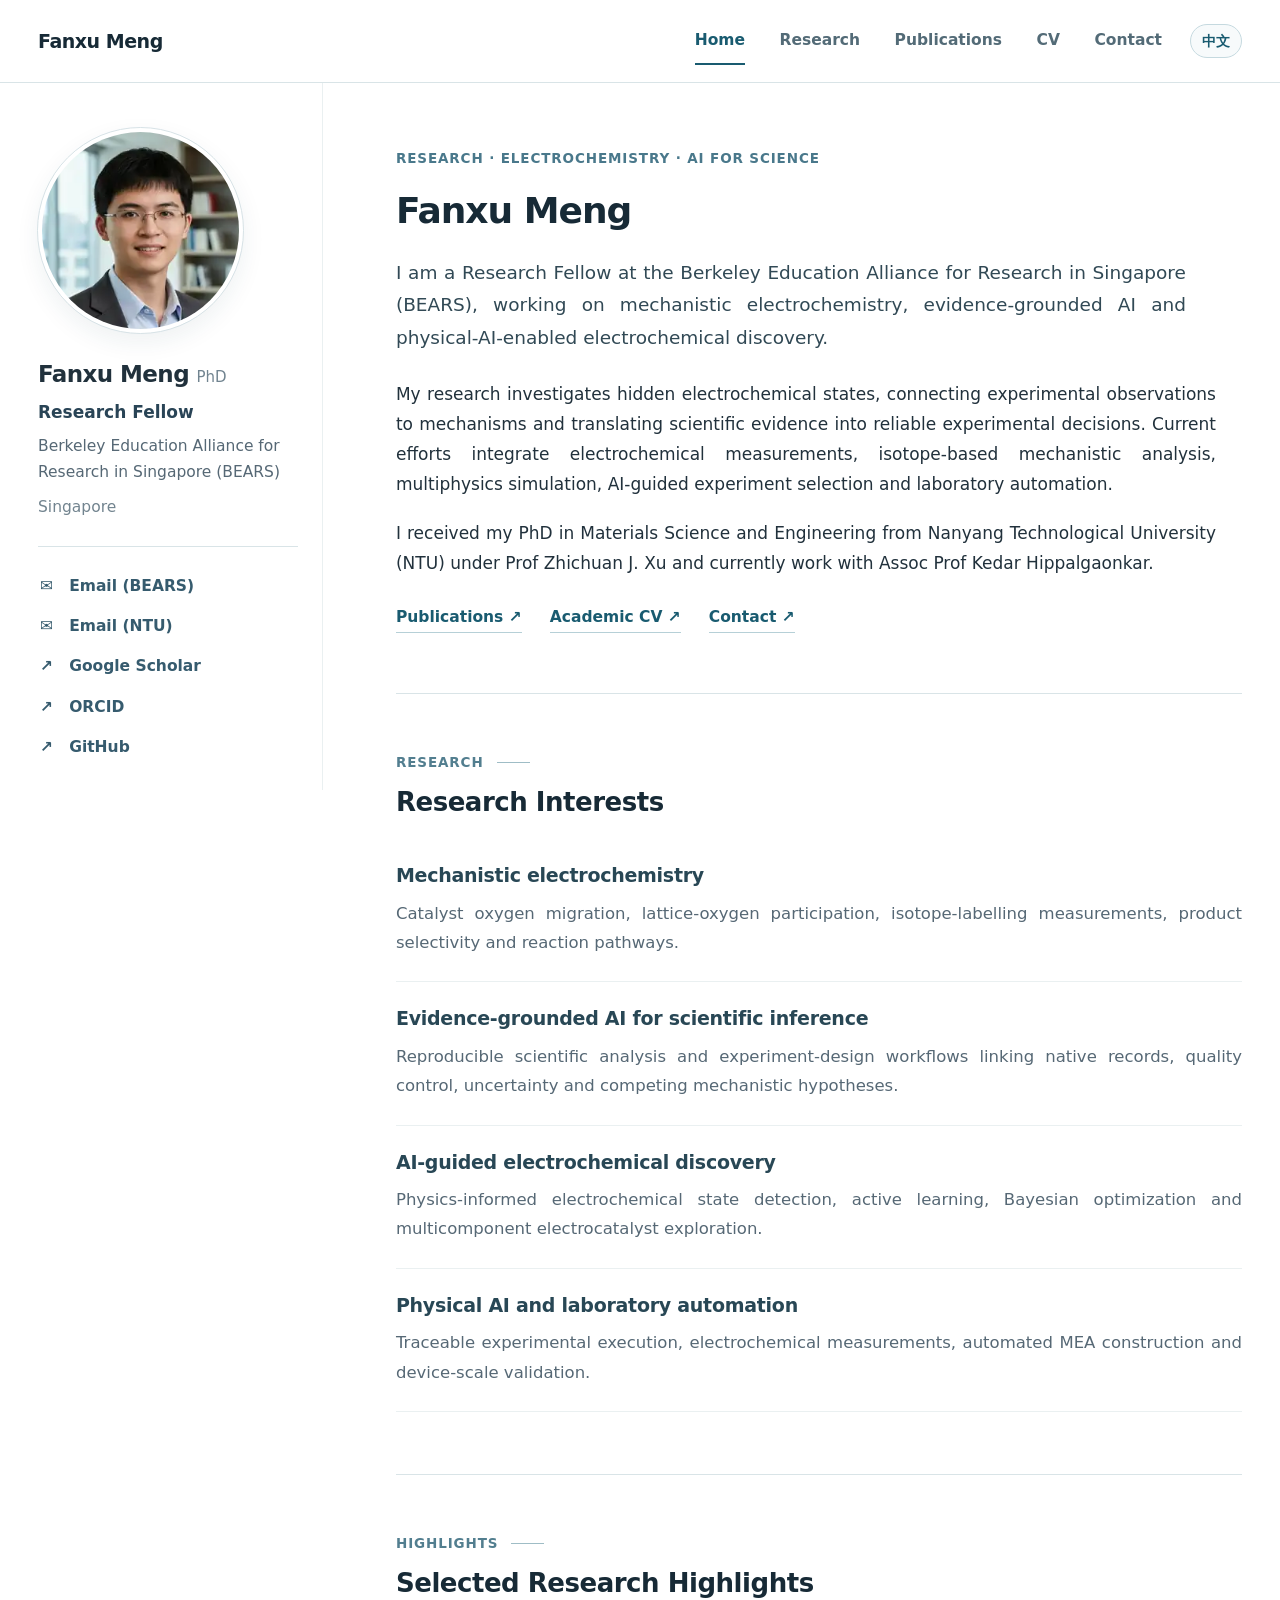
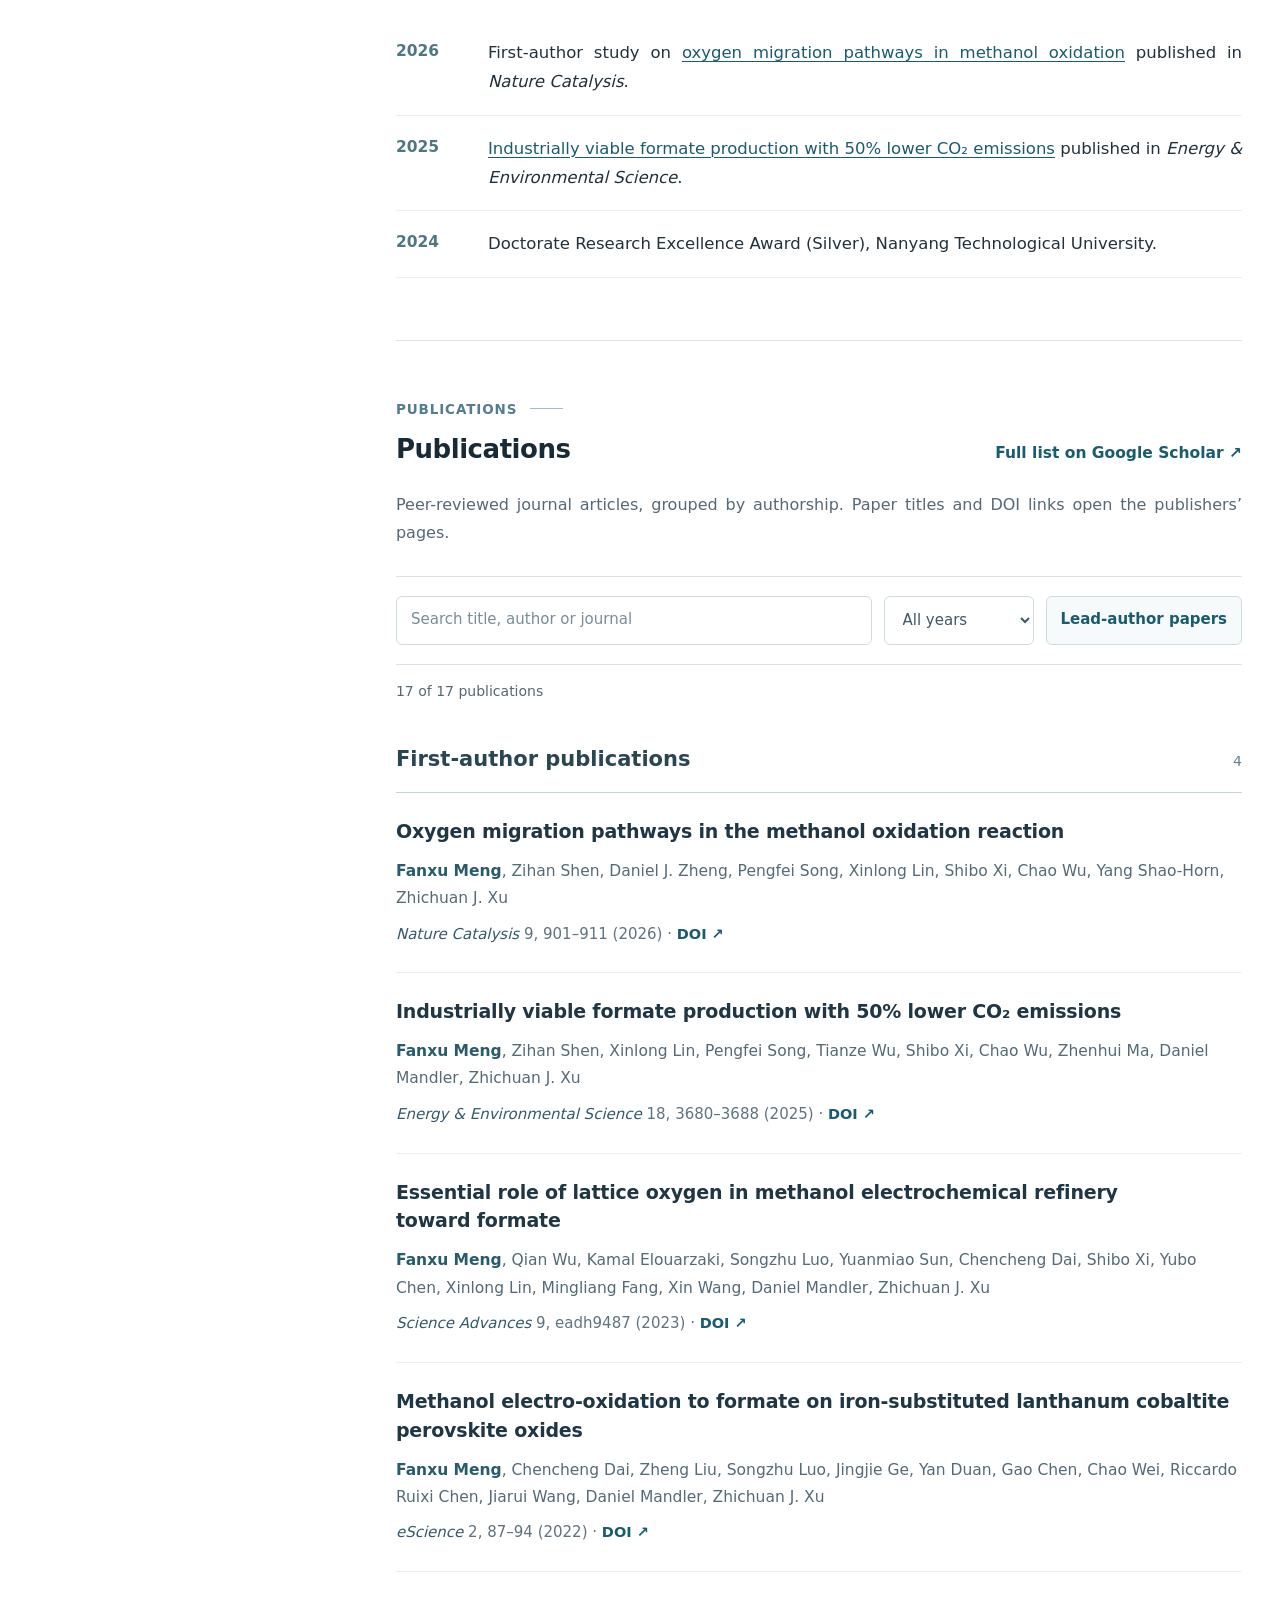
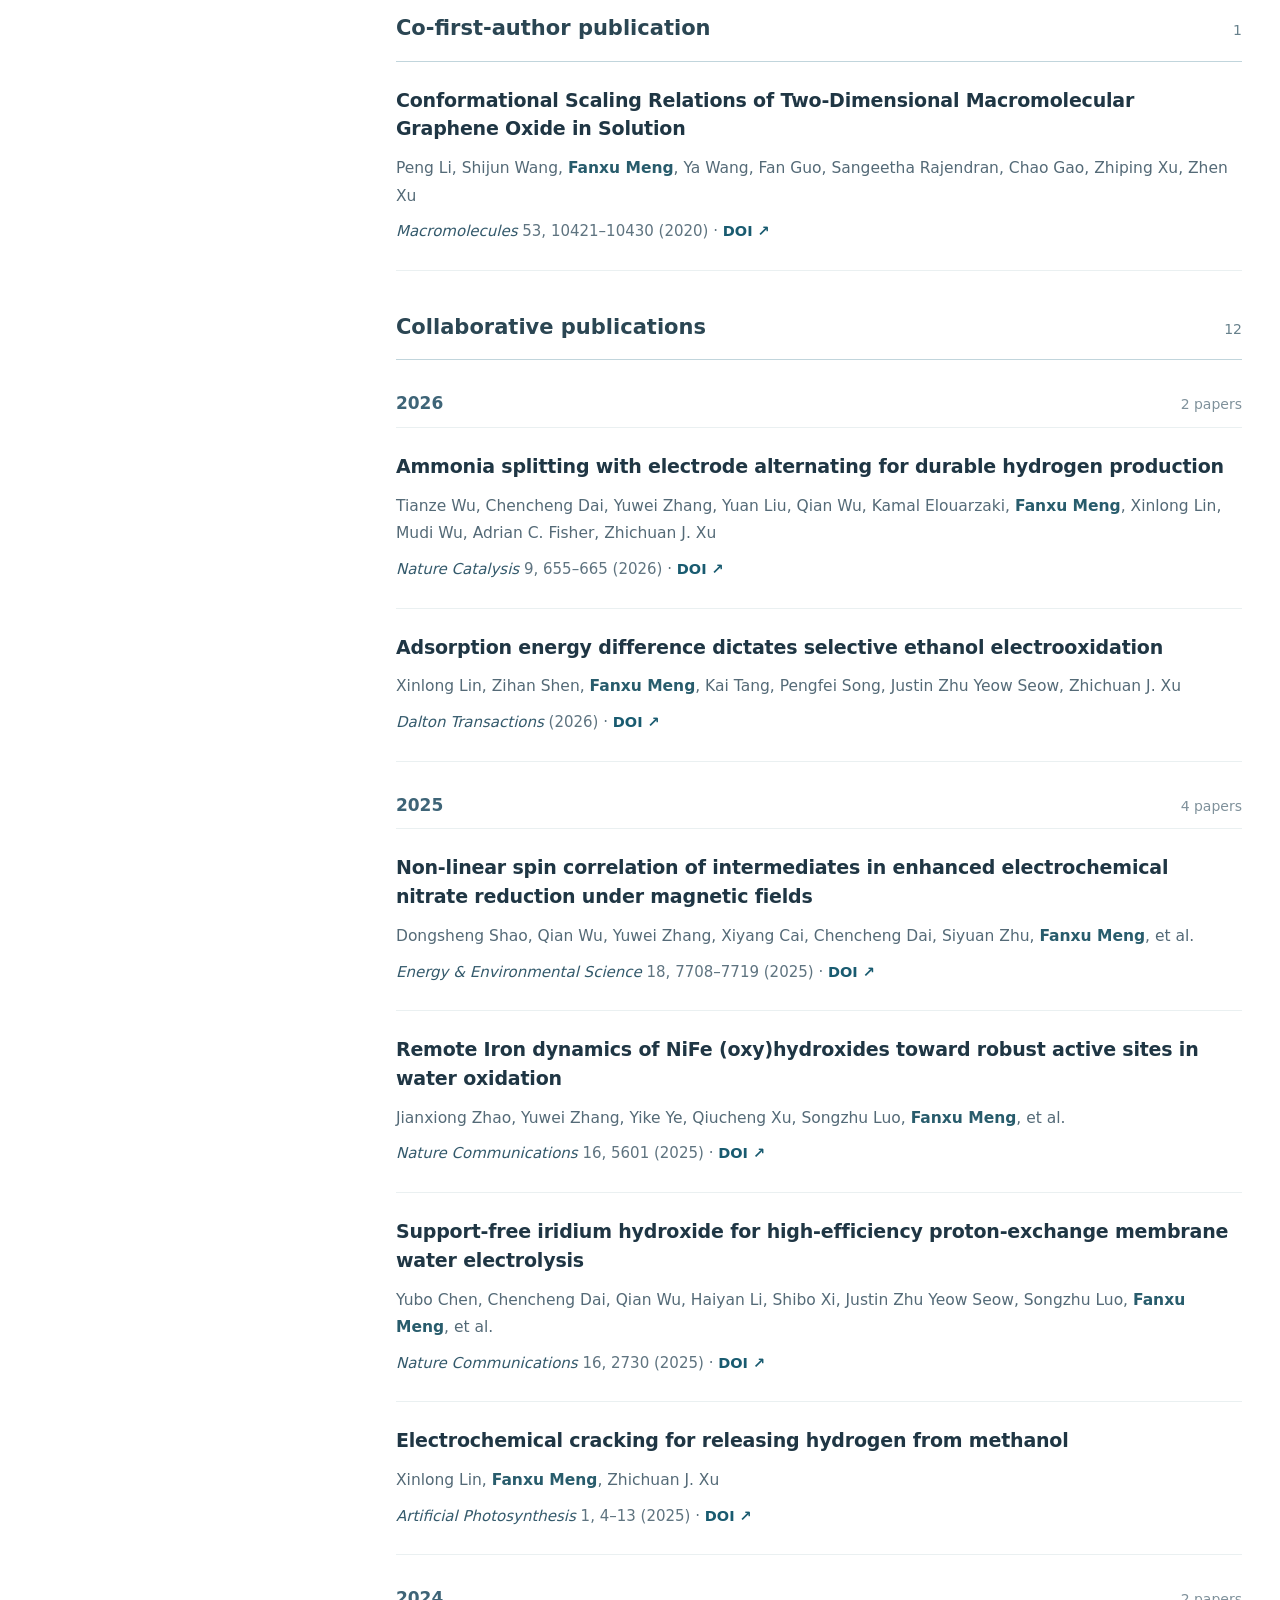
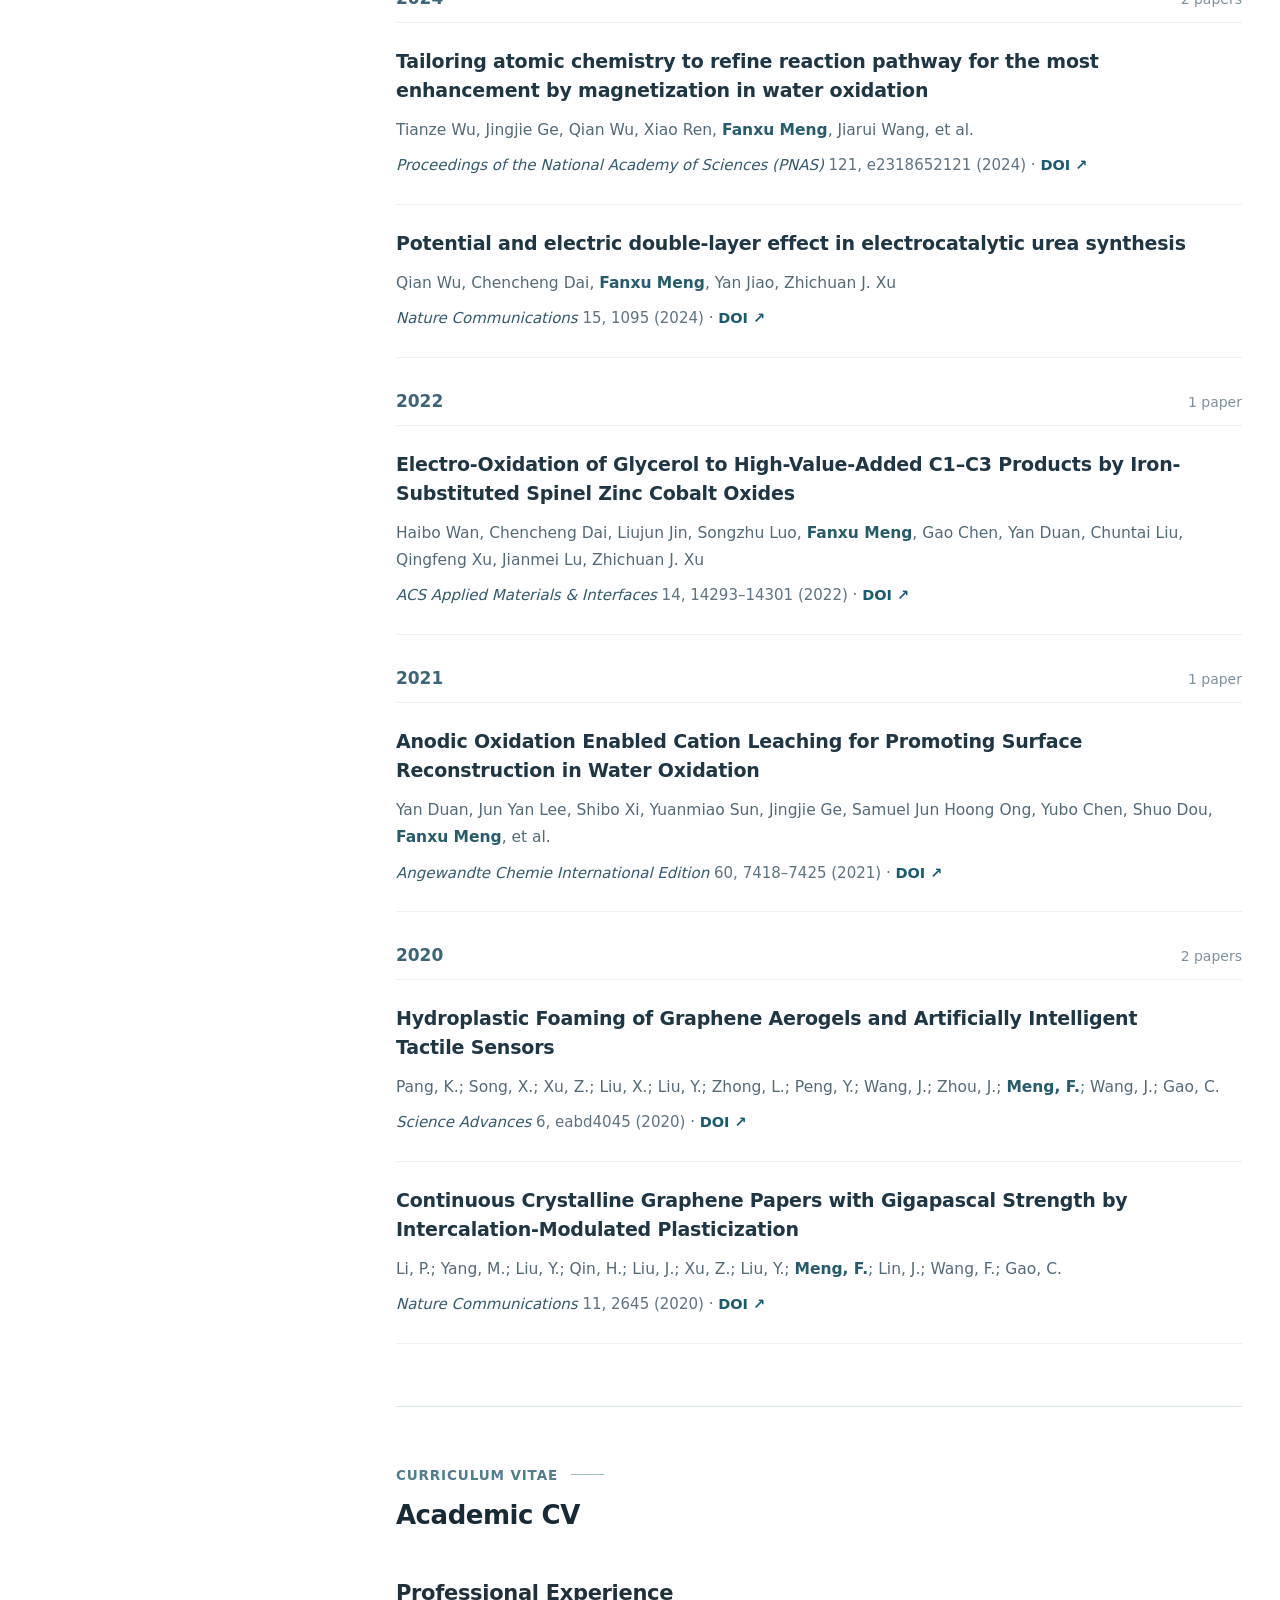
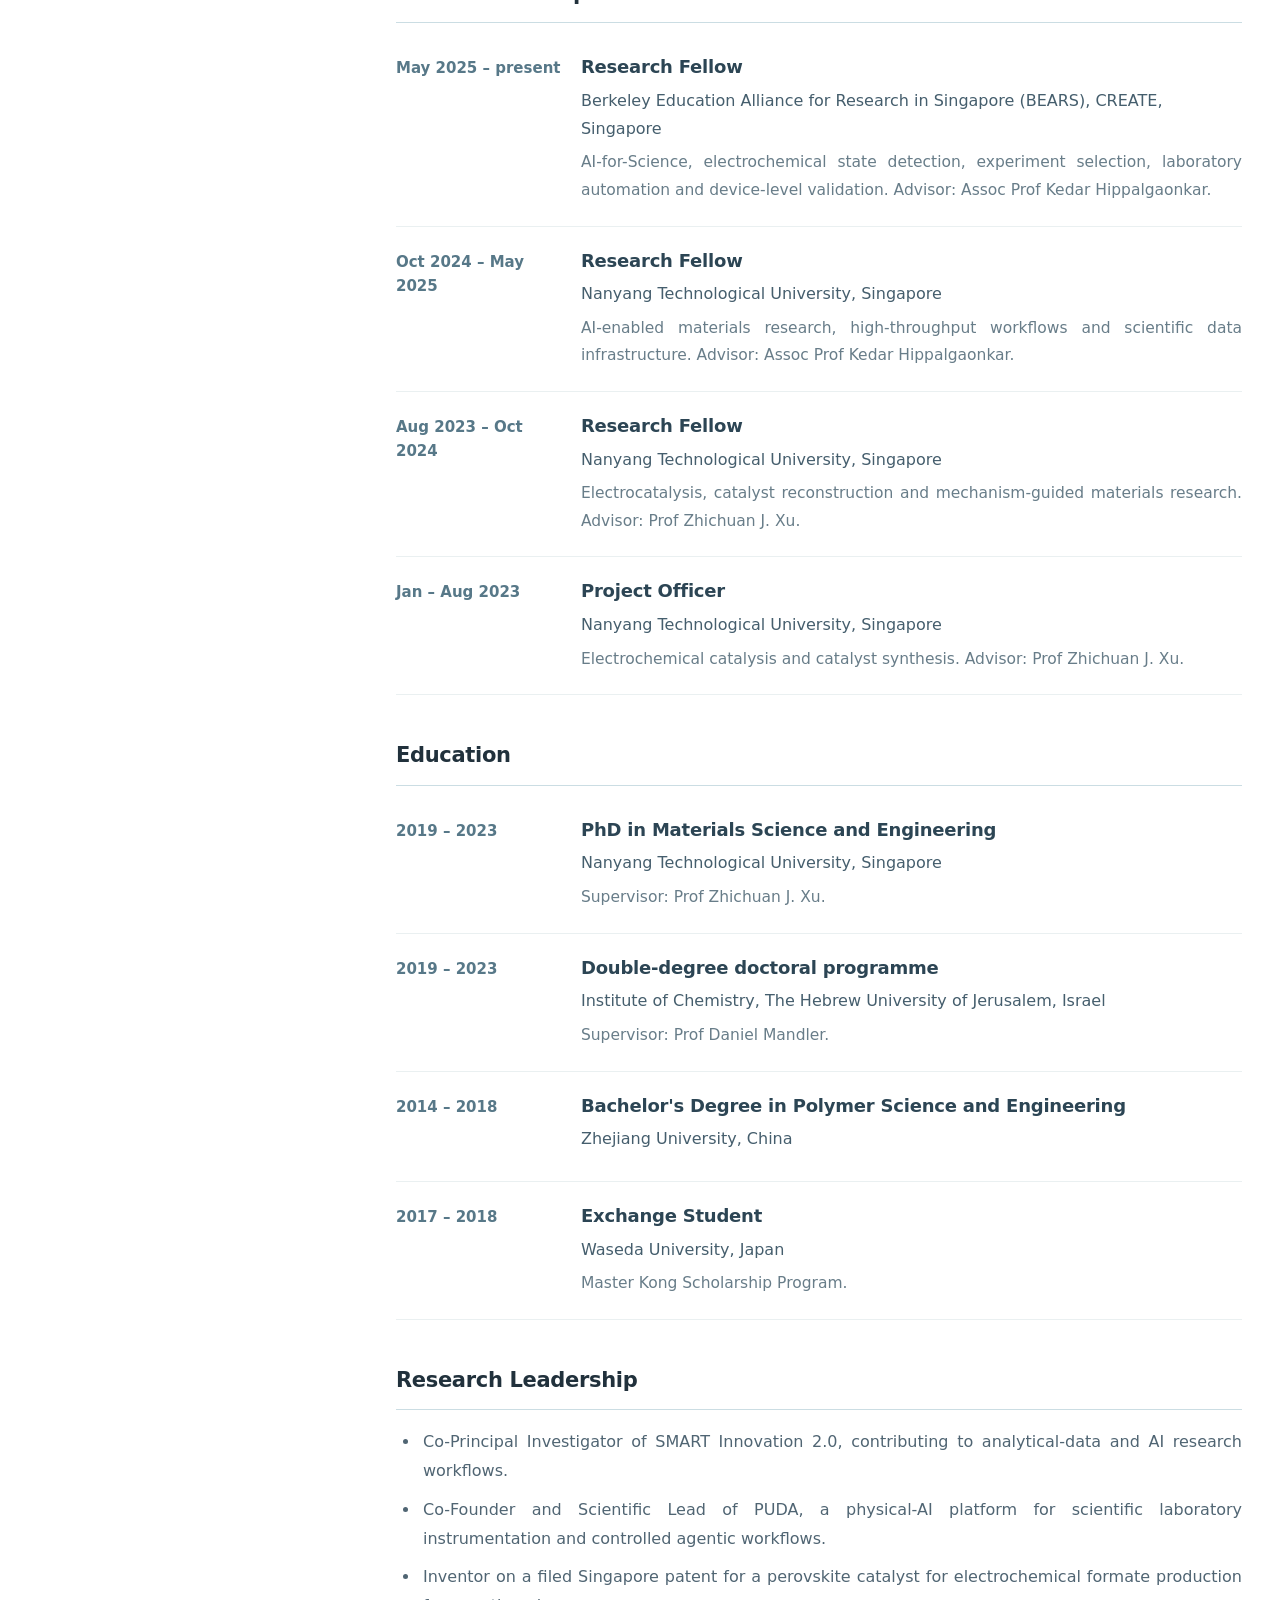
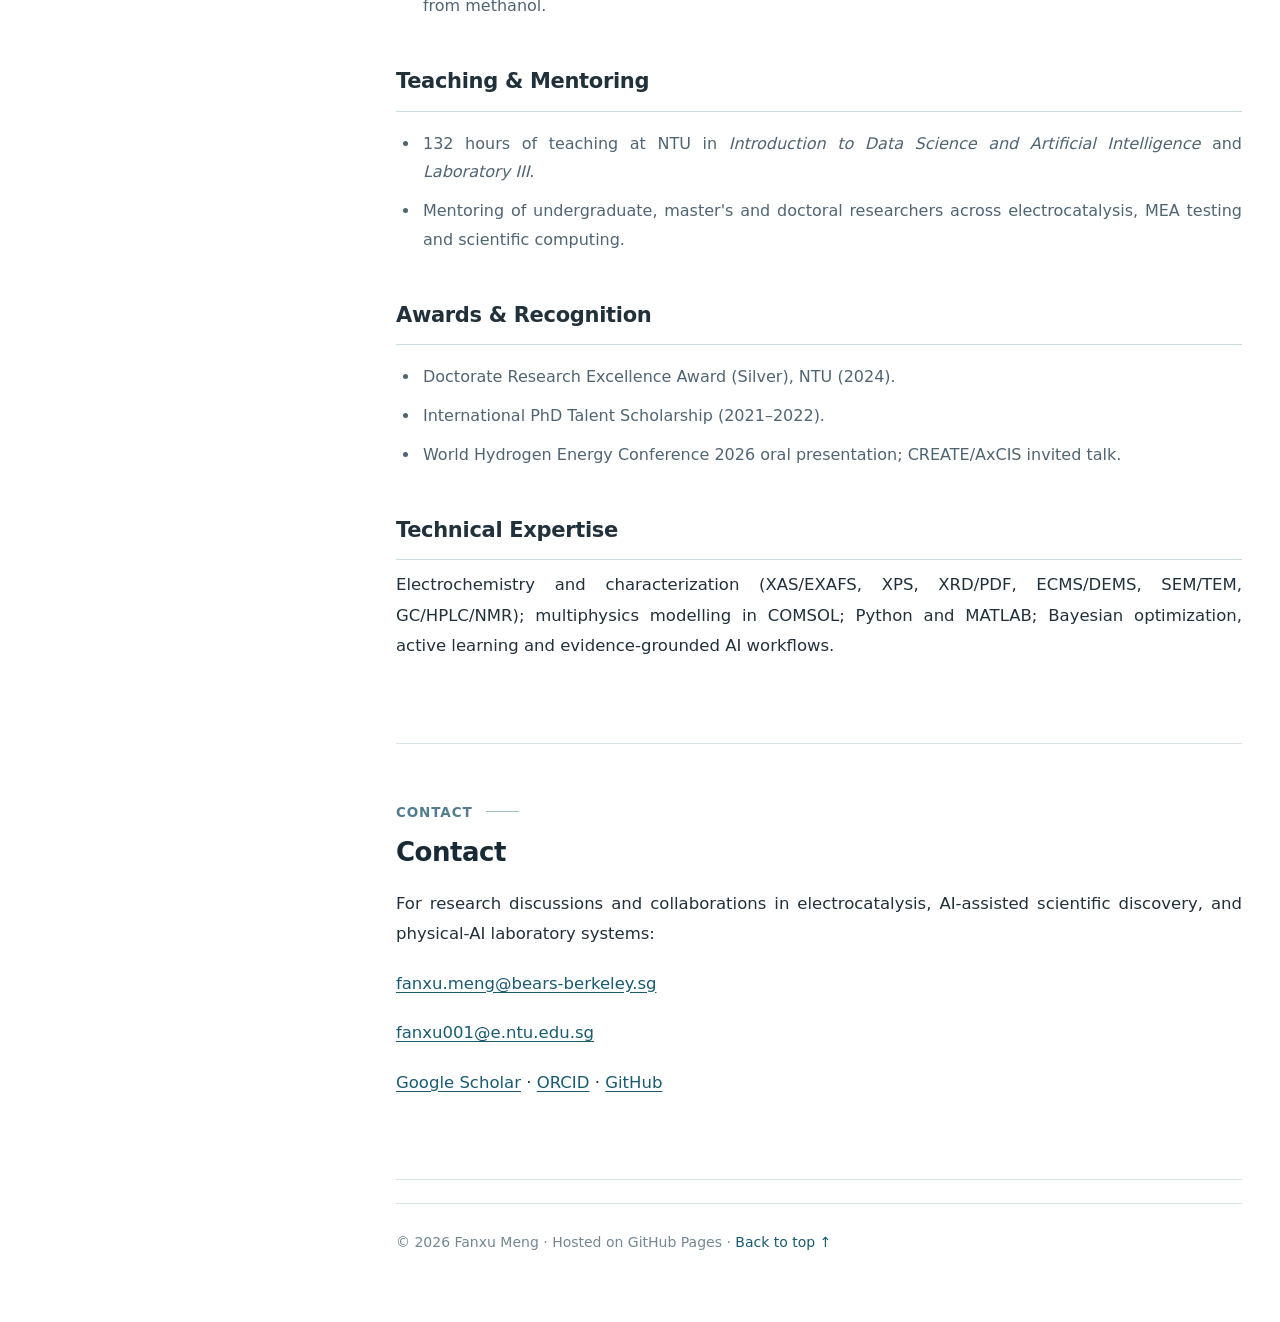
<file: research/index.html>
<!doctype html>
<html lang="en"><head><meta charset="utf-8"><meta name="viewport" content="width=device-width, initial-scale=1">
<title>Research — Fanxu Meng</title>
<link rel="canonical" href="https://fan-xu-meng.github.io/">
<meta http-equiv="refresh" content="0;url=/#research">
<script>window.location.replace("/#research");</script>
</head><body><p>This section has moved to the <a href="/#research">Fanxu Meng homepage</a>.</p></body></html>
</file>
<file: assets/site.css>
/* Fanxu Meng — readable academic layout, October 2026
   Core design: large type, calm scholarly hierarchy, balanced two-column content.
   Long prose is justified on large screens; citations, titles and mobile stay left aligned. */
:root{
  color-scheme:light;
  --ink:#21313c;
  --ink-strong:#172a36;
  --muted:#566875;
  --subtle:#72848f;
  --link:#195b70;
  --link-hover:#0b4255;
  --rule:#d9e4e7;
  --rule-light:#eaf0f1;
  --soft:#f7fafb;
  --accent-soft:#e9f3f5;
  --ui:"Avenir Next",Inter,-apple-system,BlinkMacSystemFont,"Segoe UI",Arial,sans-serif;
  --head:Georgia,"Iowan Old Style","Times New Roman",serif;
}
*,*::before,*::after{box-sizing:border-box}
html{scroll-behavior:smooth;scroll-padding-top:112px}
body{
  margin:0;color:var(--ink);background:#fff;
  font:17.5px/1.85 var(--ui);
  -webkit-font-smoothing:antialiased;
  text-rendering:optimizeLegibility;
}
a{color:var(--link);text-underline-offset:3px}
a:hover{color:var(--link-hover)}
a:focus-visible,button:focus-visible,input:focus-visible,select:focus-visible{
  outline:3px solid #3c8495;outline-offset:3px;
}
.skip-link{position:absolute;top:-90px;left:20px;z-index:45;padding:10px 18px;background:#fff;border:1px solid var(--link)}
.skip-link:focus{top:12px}

/* Calm, clear global navigation */
.top{
  position:sticky;top:0;z-index:25;background:rgba(255,255,255,.97);
  border-bottom:1px solid var(--rule);backdrop-filter:blur(12px);
}
.top-inner{
  width:min(calc(100% - 76px),1340px);margin:auto;min-height:82px;
  display:flex;justify-content:space-between;align-items:center;gap:28px;
}
.site-name{
  color:var(--ink-strong);font-size:22px;line-height:1.3;
  font-weight:760;letter-spacing:-.035em;text-decoration:none;white-space:nowrap;
}
.top nav{display:flex;gap:clamp(20px,2.7vw,36px);align-items:center;flex-wrap:wrap}
.top nav a{
  padding:13px 0 11px;font-size:16px;line-height:1.4;
  font-weight:580;color:#536b77;text-decoration:none;
  border-bottom:2px solid transparent;transition:border-color .2s,color .2s;
}
.top nav a:hover,.top nav a.active{color:var(--link)}
.top nav a.active{border-bottom-color:var(--link)}

/* Portrait and academic identity alongside a comfortably wide reading column */
.page-shell{
  width:min(calc(100% - 76px),1340px);margin:0 auto;
  display:grid;grid-template-columns:minmax(248px,285px) minmax(0,1fr);
  gap:clamp(46px,5.7vw,84px);
  align-items:start;
}
.profile{min-width:0;border-right:1px solid var(--rule-light)}
.sticky-profile{position:sticky;top:112px;padding:45px 24px 22px 0}
.portrait{
  display:block;width:205px;height:205px;max-width:100%;
  object-fit:cover;object-position:center 41%;
  border-radius:50%;border:4px solid #fff;
  outline:1px solid #d7e2e6;
  box-shadow:0 9px 25px rgba(28,67,78,.075);
  margin:0 0 27px;
}
.sticky-profile h2{
  margin:0 0 11px;font-size:27px;line-height:1.25;
  font-weight:745;letter-spacing:-.042em;
}
.sticky-profile h2 span{display:inline;font-size:16px;line-height:1.6;color:#718490;font-weight:450;letter-spacing:0}
.role{font-size:18px;line-height:1.5;font-weight:670;color:#294456;margin:0 0 7px}
.affiliation{font-size:15.5px;line-height:1.7;color:var(--muted);margin:0 0 9px}
.location{font-size:15.5px;color:var(--subtle);margin:0 0 25px}
.profile-links{
  list-style:none;padding:18px 0 0;margin:0;border-top:1px solid var(--rule);
}
.profile-links li{margin:2px 0}
.profile-links a{
  color:#365b6e;text-decoration:none;display:block;
  font-size:16px;line-height:1.55;font-weight:570;padding:7px 2px;
}
.profile-links a:hover{color:var(--link);text-decoration:underline}

/* Main content */
.main-content{max-width:895px;min-width:0;padding:64px 0 46px}
.content-section{
  margin:0 0 58px;padding:0 0 62px;
  border-bottom:1px solid var(--rule);scroll-margin-top:111px;
}
.content-section:last-of-type{margin-bottom:23px}
.main-content h1{
  font-family:var(--head);font-weight:550;letter-spacing:-.053em;
  font-size:clamp(48px,4.4vw,63px);line-height:1.13;
  color:var(--ink-strong);margin:0 0 31px;
}
.main-content h2{
  font-family:var(--head);font-size:35px;line-height:1.28;
  font-weight:550;letter-spacing:-.033em;color:var(--ink-strong);
  margin:0 0 23px;
}
.main-content h3{font-size:20px;line-height:1.47;font-weight:690;margin:0 0 12px}
.main-content p{margin:0 0 19px}
.micro-label{
  color:#49788b;font-size:13px;line-height:1.7;
  font-weight:790;letter-spacing:.12em;margin:0 0 18px!important;
}
.section-eyebrow{
  display:flex;align-items:center;gap:13px;
  font-size:13px;line-height:1.5;text-transform:uppercase;
  font-weight:750;letter-spacing:.115em;color:#527e8f;margin:0 0 13px;
}
.section-eyebrow::after{content:"";width:33px;height:1px;background:#9fbdc6}
.intro-lead{
  font-size:22px;line-height:1.68;font-weight:500;letter-spacing:-.014em;
  color:#314955;margin:0 0 24px!important;max-width:790px;
}
.intro>p:not(.micro-label):not(.intro-lead){max-width:820px}
.intro-actions{display:flex;gap:14px 28px;flex-wrap:wrap;margin:27px 0 0}
.intro-actions a,.inline-link{
  color:var(--link);font-size:16px;line-height:1.6;
  text-decoration:none;font-weight:670;
}
.intro-actions a:hover,.inline-link:hover{text-decoration:underline}
.intro-actions a::after{content:"";display:block;border-bottom:1px solid #b6d0d7;transform:translateY(2px)}
.main-content em{font-style:italic}

/* Justify substantive scientific prose only, with hyphenation to reduce rivers */
@media(min-width:870px){
  .intro-lead,
  .intro>p:not(.micro-label):not(.intro-lead),
  .interest-item p,
  .highlight-list li>div,
  .section-intro,
  #cv>.cv-bullets li,
  #cv>.cv-subtitle~p:not(.source-note),
  .cv-item p.detail,
  #contact>p:first-of-type{
    text-align:justify;text-align-last:left;
    hyphens:auto;-webkit-hyphens:auto;
    overflow-wrap:break-word;
  }
}

/* Research focus: airy but precise */
.interest-item{
  position:relative;border-bottom:1px solid var(--rule-light);
  padding:22px 0 24px;
}
.interest-item:first-of-type{border-top:1px solid var(--rule-light)}
.interest-item h3{
  position:relative;font-size:21px;line-height:1.45;
  font-weight:690;letter-spacing:-.014em;color:#284755;
  margin:0 0 9px;
}
.interest-item p{font-size:17px;line-height:1.86;color:var(--muted);margin:0}
.highlight-list{list-style:none;padding:0;margin:4px 0 0}
.highlight-list li{
  display:grid;grid-template-columns:74px minmax(0,1fr);
  gap:18px;align-items:start;
  padding:18px 0;border-bottom:1px solid var(--rule-light);
  font-size:17px;line-height:1.75;
}
.highlight-list li span{font-size:16px;color:#4f7685;font-weight:720;font-variant-numeric:tabular-nums}
.highlight-list a{text-decoration-thickness:1px}

/* Publications: titles, authors and journal lines remain left-aligned and scannable */
.section-titlebar{
  display:flex;justify-content:space-between;
  align-items:baseline;gap:18px 25px;flex-wrap:wrap;margin-bottom:5px;
}
.section-titlebar h2{margin:0 0 16px}
.section-intro{font-size:17px;line-height:1.75;color:var(--muted)}
.pub-filters{
  display:flex;flex-wrap:wrap;align-items:center;gap:12px;
  border-top:1px solid var(--rule);border-bottom:1px solid var(--rule);
  padding:19px 0;margin:28px 0 0;
}
.pub-filters input,.pub-filters select,.pub-filters button{
  border:1px solid #cedce1;border-radius:6px;background:#fff;
  padding:10px 14px;min-height:49px;font:16px/1.3 var(--ui);
  color:#3e5968;
}
.pub-filters input{flex:1 1 295px;max-width:480px}
.pub-filters input::placeholder{color:#788d97}
.pub-filters select{min-width:150px}
.pub-filters button{
  cursor:pointer;font-weight:660;color:var(--link);
  background:var(--soft);
}
.pub-filters button:hover{border-color:#84b4be}
.pub-filters button[aria-pressed=true]{background:var(--link);border-color:var(--link);color:#fff}
.pub-counter{font-size:15px;color:var(--muted);margin:14px 0 0!important}
.pub-group{margin-top:41px}
.pub-group-title{
  display:flex;justify-content:space-between;align-items:baseline;
  gap:20px;padding:0 0 16px;margin:0!important;
  border-bottom:1.5px solid #c1d5dc;
  font-family:var(--head);font-size:24px!important;line-height:1.38;
  font-weight:580;color:#2b4653;
}
.pub-group-title span{font:500 15px/1.6 var(--ui);color:#67818c}
.publication{
  padding:24px 0 25px;margin:0;
  border-bottom:1px solid var(--rule-light);
}
.publication h4{
  font-size:20px;line-height:1.45;letter-spacing:-.013em;
  font-weight:670;margin:0 0 12px;
  text-wrap:pretty;overflow-wrap:break-word;
}
.publication h4 a{color:#1f3644;text-decoration:none}
.publication h4 a:hover{color:var(--link);text-decoration:underline}
.paper-authors{
  font-size:16px;line-height:1.73;
  color:#546a77;margin:0 0 8px!important;
  text-align:left;
}
.paper-authors .me{font-weight:760;color:#285c6c}
.paper-venue{
  font-size:15.5px;line-height:1.7;color:#5f7480;
  margin:0!important;text-align:left;
}
.paper-venue em{color:#345a6c}
.paper-venue a{font-size:15px;text-decoration:none;font-weight:650}
.paper-venue a:hover{text-decoration:underline}
.publication-year{margin-top:29px}
.pub-year{
  display:flex;justify-content:space-between;
  align-items:baseline;border-bottom:1px solid var(--rule-light);
  padding:0 0 8px;margin:0!important;
  font-size:19px!important;color:#3e6477;font-weight:710;
}
.pub-year span{font-size:14px;font-weight:480;color:#7f919b}
.pub-empty{font-size:16px;background:var(--soft);padding:19px 20px;border-radius:6px}
.source-note{
  font-size:14px;line-height:1.8;color:#788c97;
  margin-top:25px!important;
}

/* Academic CV: aligned dates, stronger hierarchy, readable details */
.cv-subtitle{
  margin:45px 0 10px!important;padding:0 0 13px;
  border-bottom:1px solid #cbdde3;
  font-family:var(--head);
  font-size:25px!important;line-height:1.35;font-weight:570;
}
.cv-timeline{margin-bottom:10px}
.cv-item{
  display:grid;grid-template-columns:165px minmax(0,1fr);
  gap:20px;align-items:start;border-bottom:1px solid var(--rule-light);
  padding:21px 0;
}
.cv-date{
  color:#577888;font-size:16px;line-height:1.6;
  font-weight:625;padding-top:2px;font-variant-numeric:tabular-nums;
}
.cv-item h4{
  font-size:19px;line-height:1.48;font-weight:670;
  letter-spacing:-.012em;color:#2c4554;margin:0 0 6px;
}
.cv-item p{font-size:17px;line-height:1.7;color:#455e6d;margin:0 0 7px}
.cv-item p.detail{font-size:16.2px;line-height:1.77;color:#687d89;margin:0}
.cv-bullets{padding-left:24px;margin:18px 0 13px}
.cv-bullets li{font-size:17px;line-height:1.8;color:#506573;margin:10px 0;padding-left:3px}
#cv>p:not(.source-note){font-size:17px;line-height:1.85}
#contact p{font-size:18px;line-height:1.85}
#contact a{overflow-wrap:anywhere}
footer{
  border-top:1px solid var(--rule);font-size:14px;line-height:1.8;
  color:#738893;padding:26px 0 20px;
}
footer a{text-decoration:none}

/* Accessible utilities */
.sr-only{position:absolute;width:1px;height:1px;padding:0;margin:-1px;overflow:hidden;clip:rect(0,0,0,0);white-space:nowrap;border:0}
.publication[hidden],.pub-group[hidden],.publication-year[hidden]{display:none!important}

/* Compact laptops and tablets */
@media(max-width:1100px){
  .page-shell{grid-template-columns:240px minmax(0,1fr);gap:42px}
  .sticky-profile{padding-right:22px}
  .portrait{width:185px;height:185px}
  .main-content{max-width:none}
  .top-inner,.page-shell{width:calc(100% - 56px)}
}
@media(max-width:850px){
  .top-inner{min-height:74px}
  .top nav{gap:17px}
  .top nav a{font-size:15px}
  .page-shell{grid-template-columns:205px minmax(0,1fr);gap:32px}
  .sticky-profile{padding:34px 14px 15px 0}
  .portrait{width:164px;height:164px}
  .sticky-profile h2{font-size:23px}
  .role{font-size:16.5px}
  .affiliation,.location{font-size:14.5px}
  .profile-links a{font-size:14.5px}
  .main-content{padding-top:47px}
  .content-section{padding-bottom:49px;margin-bottom:49px}
  .main-content h1{font-size:48px}
  .main-content h2{font-size:32px}
  .intro-lead{font-size:20px}
  .cv-item{grid-template-columns:138px minmax(0,1fr);gap:17px}
}
/* Phones: full-width text, no forced justification, image alongside identity */
@media(max-width:700px){
  html{scroll-padding-top:115px}
  body{font-size:16.5px;line-height:1.76}
  .top-inner{width:calc(100% - 36px);height:auto;min-height:0;flex-wrap:wrap;gap:5px 18px;padding:10px 0 8px}
  .site-name{font-size:19px}
  .top nav{width:100%;gap:22px;overflow-x:auto;flex-wrap:nowrap;scrollbar-width:none}
  .top nav::-webkit-scrollbar{display:none}
  .top nav a{font-size:15px;flex:0 0 auto;padding:7px 0}
  .page-shell{width:calc(100% - 38px);display:block}
  .profile{border-right:0;border-bottom:1px solid var(--rule)}
  .sticky-profile{
    position:static;display:grid;grid-template-columns:130px minmax(0,1fr);
    grid-template-rows:repeat(4,min-content);
    gap:0 22px;padding:29px 0 20px;align-items:start;
  }
  .portrait{width:130px;height:130px;grid-column:1;grid-row:1/5;margin:0}
  .sticky-profile h2{font-size:24px;margin:3px 0 4px}
  .sticky-profile h2 span{font-size:15px}
  .role{font-size:17px;margin-bottom:4px}
  .affiliation{font-size:14.5px;margin-bottom:4px}
  .location{font-size:14px;margin-bottom:0}
  .profile-links{grid-column:1/-1;margin-top:18px;padding:14px 0 0;display:flex;gap:3px 22px;flex-wrap:wrap}
  .profile-links li{margin:0}
  .profile-links a{font-size:15px;padding:6px 0}
  .main-content{max-width:none;padding:35px 0 24px}
  .main-content h1{font-size:45px;margin-bottom:22px}
  .main-content h2{font-size:30px}
  .main-content p{margin-bottom:17px}
  .intro-lead{font-size:20px;line-height:1.68}
  .content-section{padding-bottom:39px;margin-bottom:42px;scroll-margin-top:115px}
  .interest-item h3{font-size:19px}
  .interest-item p{font-size:16.5px}
  .highlight-list li{font-size:16.5px;grid-template-columns:65px minmax(0,1fr)}
  .publication h4{font-size:19px}
  .paper-authors{font-size:15px}
  .paper-venue{font-size:14.5px}
  .paper-venue a{font-size:14.5px}
  .pub-group-title{font-size:21px!important}
  .cv-subtitle{font-size:23px!important}
  .cv-item{grid-template-columns:120px minmax(0,1fr)}
  .cv-item p{font-size:16px}
  .cv-item p.detail{font-size:15.5px}
  .cv-item h4{font-size:18px}
  .cv-date{font-size:15px}
  .cv-bullets li{font-size:16.5px}
  .intro-lead,.intro p,.interest-item p,.highlight-list li>div,.section-intro,.cv-item p.detail,.cv-bullets li,#cv>p,#contact p{text-align:left;hyphens:manual}
}
@media(max-width:460px){
  .top nav{gap:18px}
  .top nav a{font-size:14.5px}
  .page-shell{width:calc(100% - 30px)}
  .sticky-profile{grid-template-columns:102px minmax(0,1fr);gap:0 15px}
  .portrait{width:102px;height:102px}
  .sticky-profile h2{font-size:21px}
  .sticky-profile h2 span{font-size:14px}
  .role{font-size:15.5px}
  .affiliation{font-size:13.8px}
  .location{font-size:13.8px}
  .profile-links{gap:3px 14px}
  .profile-links a{font-size:14.5px}
  .main-content h1{font-size:39px}
  .main-content h2{font-size:28px}
  .micro-label{font-size:11.5px}
  .section-eyebrow{font-size:12px}
  .intro-lead{font-size:19px}
  .pub-filters input{flex:1 0 100%;max-width:none}
  .pub-filters select{flex:1 1 100px;min-width:0}
  .pub-filters button{flex:1 1 160px}
  .cv-item{grid-template-columns:1fr;gap:5px}
  .cv-date{padding:0}
  .pub-group-title{font-size:20px!important}
  .publication h4{font-size:18px}
}
@media print{
  .top{position:static}
  .page-shell{display:block;width:100%;margin:0}
  .profile{border-right:0}
  .sticky-profile{position:static;padding:0 0 16px}
  .portrait{width:120px;height:120px}
  .main-content{padding:12px 0}
  .pub-filters{display:none}
  .content-section{break-inside:avoid}
  body{font-size:12pt;color:#000}
  a{color:#111}
}
@media(prefers-reduced-motion:reduce){html{scroll-behavior:auto}*{transition:none!important}}


/* Academic typography harmonization — unified font and restrained type scale
   Approximately 17px body / 19px paper heading / 26px section / 36px page title.
   Keeps the desktop's justified paragraphs and mobile's left-aligned reading flow. */
:root{
  --ui:system-ui,-apple-system,BlinkMacSystemFont,"Segoe UI",Arial,sans-serif;
  --head:var(--ui);
}
body,button,input,select,textarea{font-family:var(--ui)}
body{font-size:17px;line-height:1.76;letter-spacing:0}
body h1,body h2,body h3,body h4,
.site-name,.sticky-profile h2,.pub-group-title,.cv-subtitle{
  font-family:var(--ui)!important;
}
.site-name{font-size:19px;letter-spacing:-.025em}
.top nav a{font-size:15.5px}
.sticky-profile h2{font-size:23px;letter-spacing:-.025em}
.sticky-profile h2 span{font-size:15px}
.role{font-size:17px}
.affiliation,.location,.profile-links a{font-size:15.5px}
.main-content h1{
  font-size:36px;line-height:1.24;letter-spacing:-.028em;
  font-weight:700;margin-bottom:23px;
}
.main-content h2{
  font-size:26px;line-height:1.34;letter-spacing:-.018em;
  font-weight:680;margin-bottom:19px;
}
.main-content h3{font-size:19px;line-height:1.5;font-weight:670}
.main-content p{line-height:1.77}
.intro-lead{font-size:18.5px;line-height:1.75;font-weight:510;letter-spacing:0}
.micro-label,.section-eyebrow{font-size:13.5px;letter-spacing:.065em}
.intro-actions a,.inline-link{font-size:15.5px}
.interest-item h3{font-size:19px}
.interest-item p{font-size:16.5px;line-height:1.78}
.highlight-list li{font-size:16.5px;line-height:1.78}
.highlight-list li span{font-size:15.5px}
.section-intro{font-size:16px;line-height:1.75}
.pub-filters input,.pub-filters select,.pub-filters button{font-size:15px}
.pub-counter{font-size:14px}
.pub-group-title{font-size:21px!important;font-weight:680}
.pub-group-title span{font-size:14px}
.publication h4{
  font-size:19px;line-height:1.52;
  font-weight:665;letter-spacing:-.01em;
}
.paper-authors{font-size:15.5px;line-height:1.74}
.paper-venue{font-size:15px;line-height:1.7}
.paper-venue a{font-size:14.5px}
.pub-year{font-size:17px!important}
.pub-year span{font-size:14px}
.pub-empty,.source-note{font-size:14px}
.cv-subtitle{font-size:21px!important;letter-spacing:-.015em}
.cv-date{font-size:15px}
.cv-item h4{font-size:18px}
.cv-item p{font-size:16px;line-height:1.73}
.cv-item p.detail{font-size:15.5px;line-height:1.78}
.cv-bullets li{font-size:16px;line-height:1.8}
#cv>p:not(.source-note),#contact p{font-size:16.5px}
footer{font-size:14px}
@media(max-width:700px){
 body{font-size:16.5px}
 .site-name{font-size:18px}
 .top nav a{font-size:15px}
 .sticky-profile h2{font-size:21px}
 .sticky-profile h2 span{font-size:14.5px}
 .role{font-size:16px}
 .affiliation,.location,.profile-links a{font-size:14.5px}
 .main-content h1{font-size:32px}
 .main-content h2{font-size:24px}
 .intro-lead{font-size:18px}
 .interest-item h3,.publication h4{font-size:18px}
 .interest-item p,.highlight-list li{font-size:16px}
 .paper-authors{font-size:15px}
 .paper-venue{font-size:14.5px}
 .pub-group-title,.cv-subtitle{font-size:20px!important}
 .cv-item h4{font-size:17px}
 .cv-item p,.cv-bullets li{font-size:15.5px}
 .cv-item p.detail{font-size:15px}
 /* Wide justified lines can form irregular gaps on narrow screens. */
 .intro-lead,.intro p,.interest-item p,.highlight-list li>div,
 .section-intro,.cv-item p.detail,.cv-bullets li,#cv>p,#contact p{
   text-align:left;hyphens:manual;
 }
}
@media(max-width:460px){
 .top nav a{font-size:14.5px}
 .main-content h1{font-size:30px}
 .main-content h2{font-size:23px}
 .sticky-profile h2{font-size:20px}
 .intro-lead{font-size:17.5px}
 .publication h4{font-size:17.5px}
 .pub-group-title,.cv-subtitle{font-size:19px!important}
 .cv-item h4{font-size:16.5px}
}


/* Language switch: visible on desktop and mobile, preserving the existing navigation. */
.site-name{order:1}
.top nav{order:2;margin-left:auto}
.top-inner>.lang-switch{order:3;display:inline-flex;align-items:center;justify-content:center;min-width:52px;min-height:34px;padding:5px 11px;border:1px solid #c5d9df;border-radius:18px;background:#f7fafb;color:#195b70;text-decoration:none;font:650 14px/1.35 var(--ui);white-space:nowrap;transition:background .2s,border-color .2s}
.top-inner>.lang-switch:hover{background:#e9f3f5;border-color:#88b5c2}
@media(max-width:700px){.top-inner>.lang-switch{order:2;margin-left:auto;min-height:32px}.top nav{order:3;margin-left:0}}
@media print{.top-inner>.lang-switch{display:none}}
</file>
